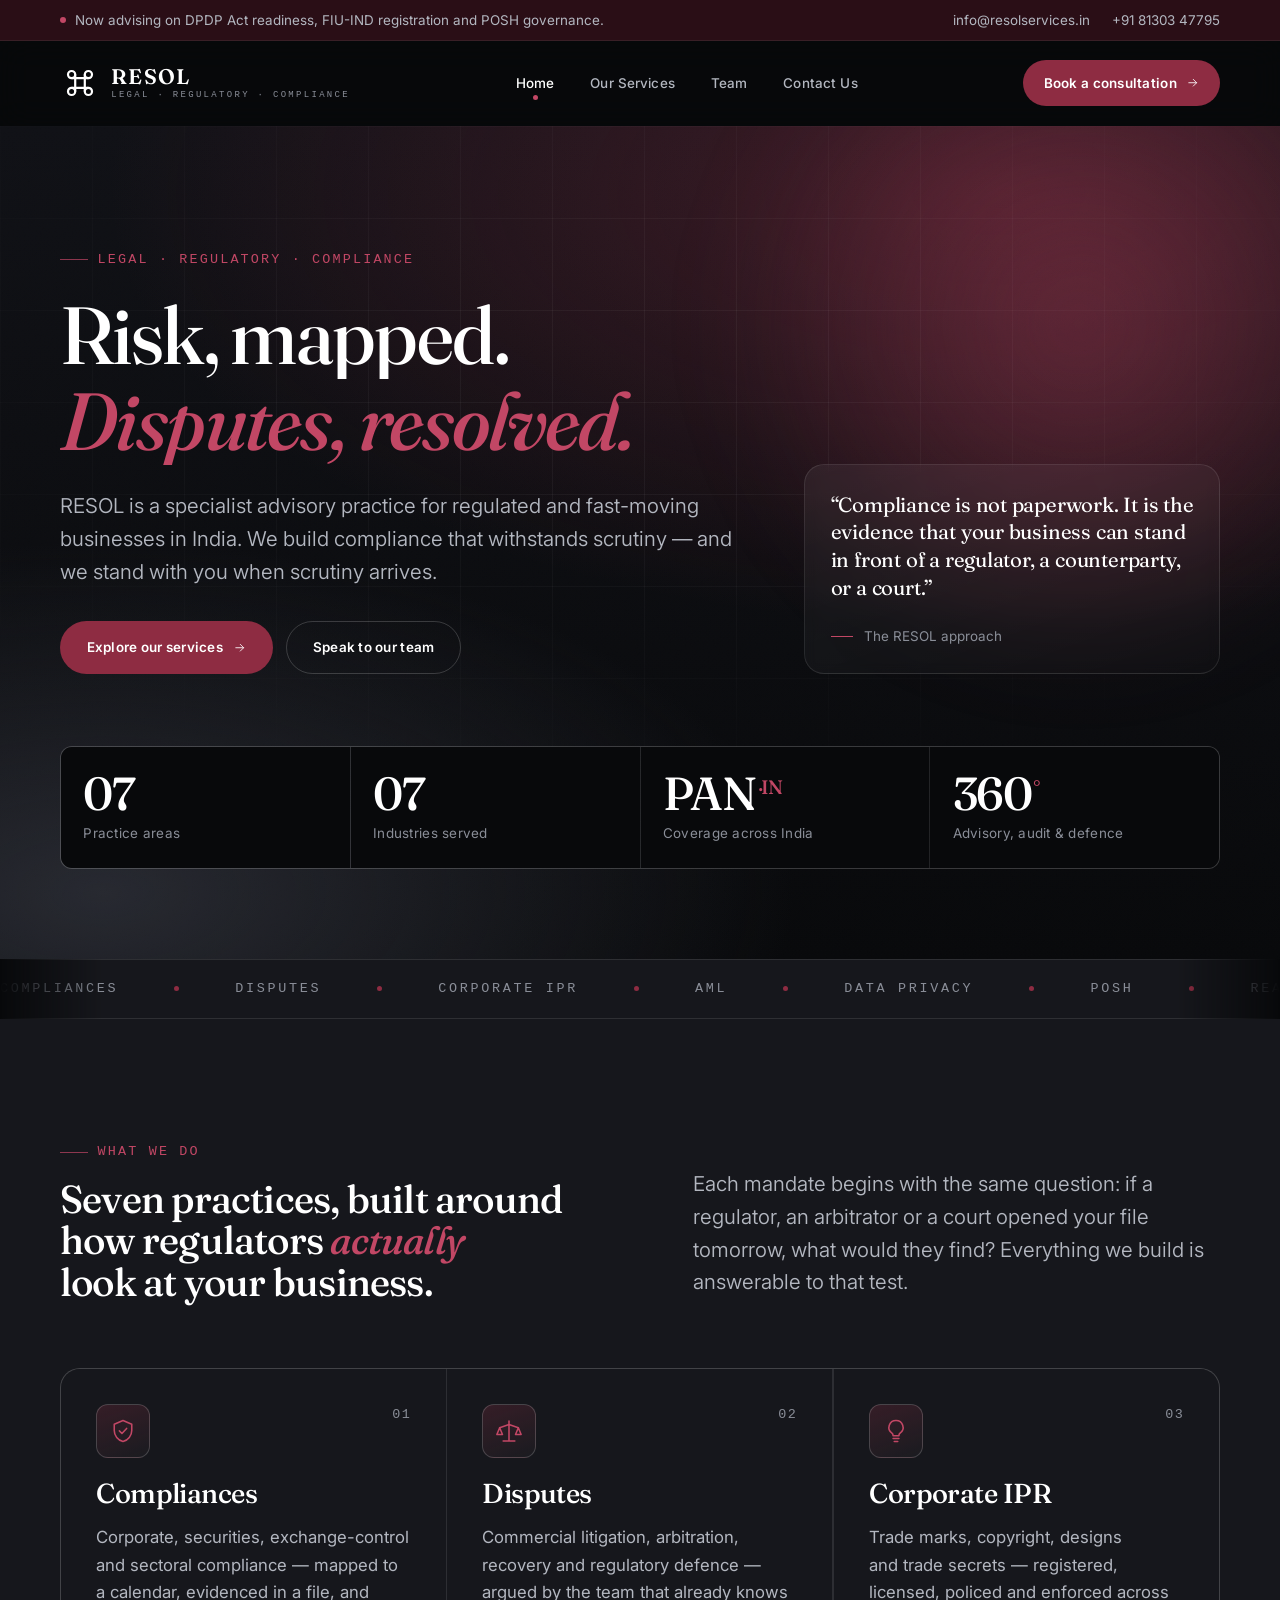
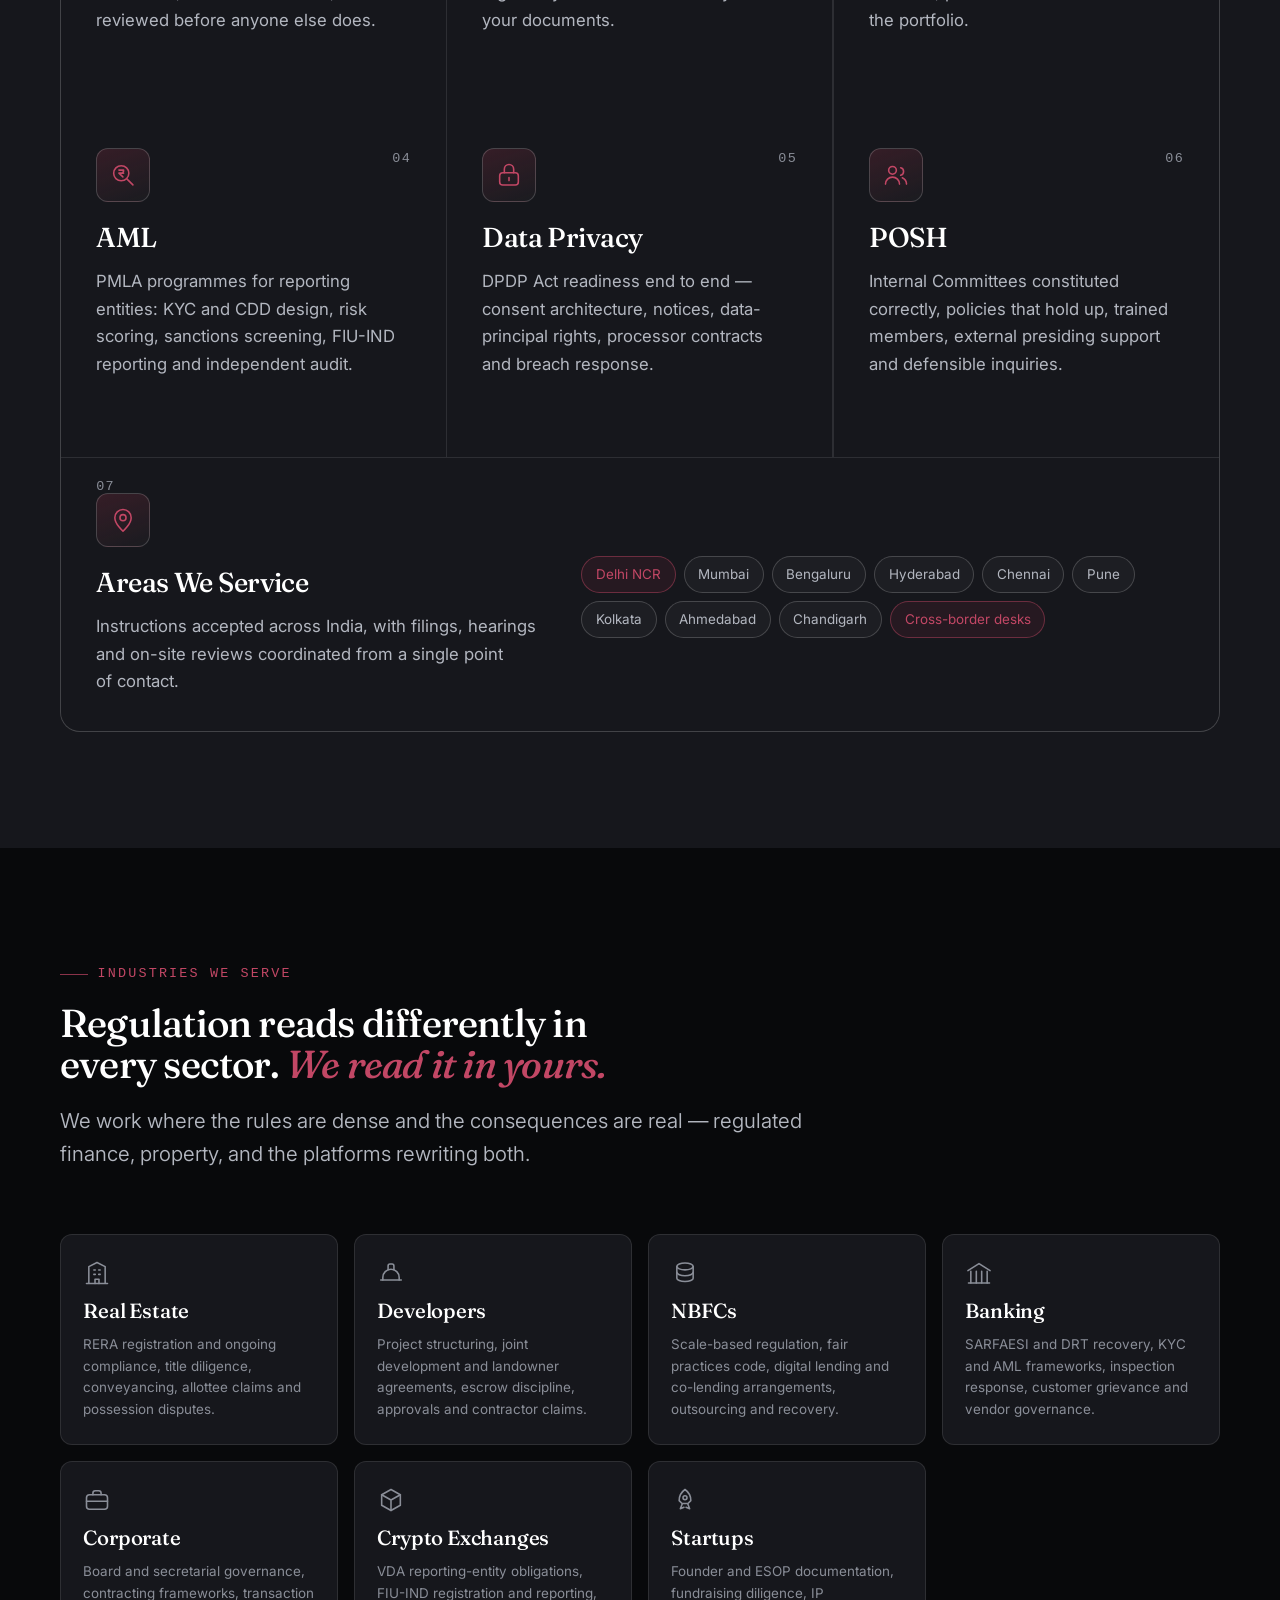
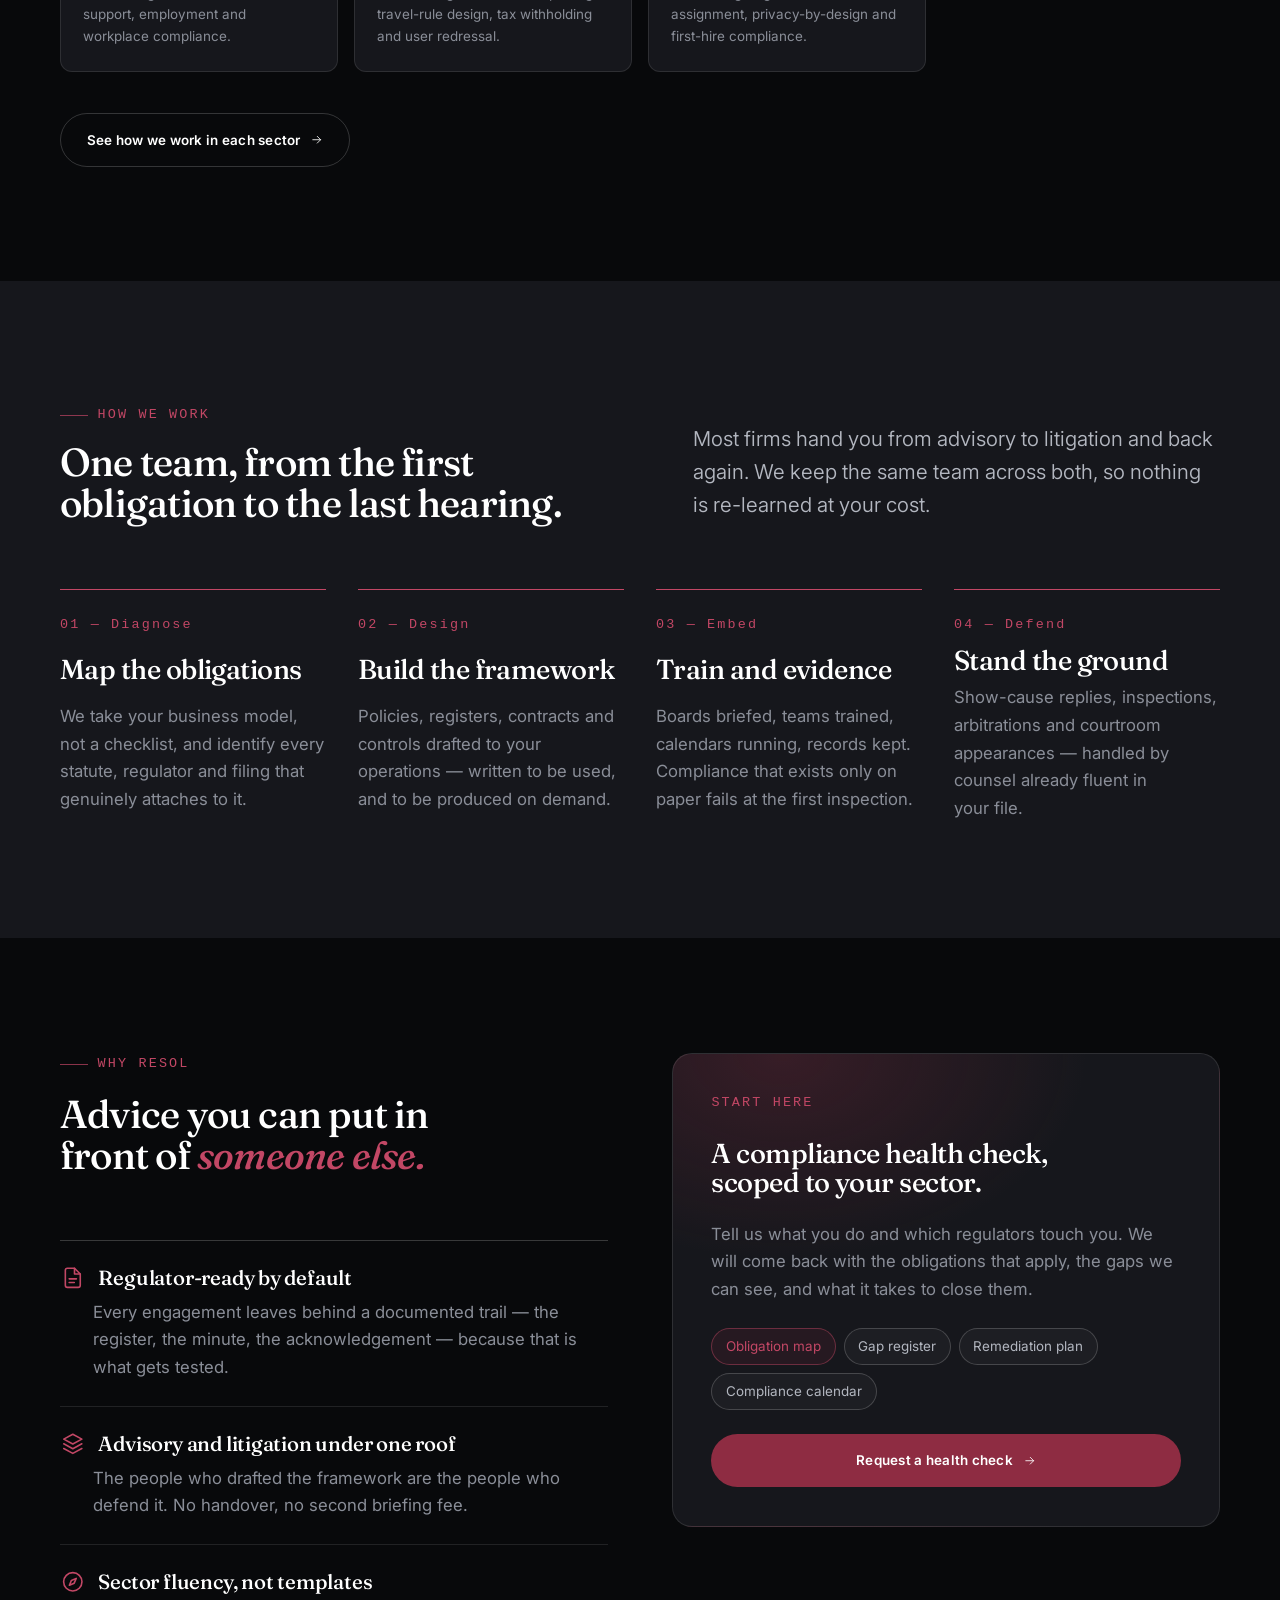
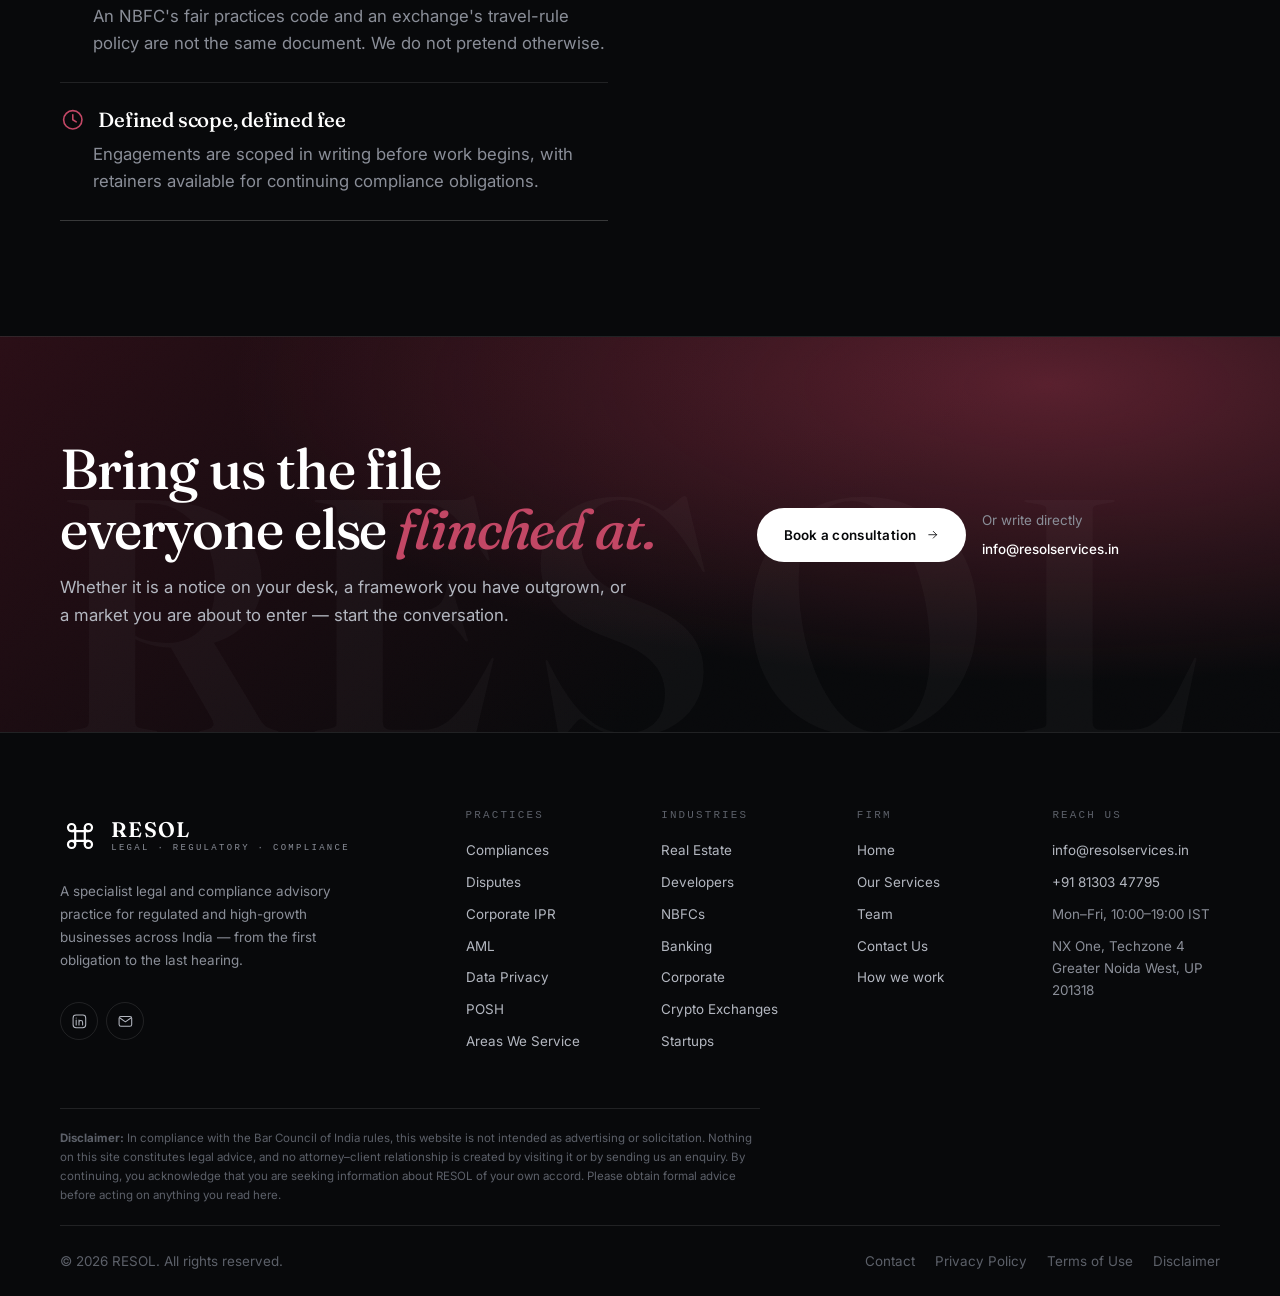
<file: index.html>
<!doctype html>
<html lang="en-IN">
<head>
<meta charset="utf-8">
<script>document.documentElement.classList.add("js");</script>
<meta name="viewport" content="width=device-width, initial-scale=1">
<title>RESOL — Legal, Regulatory &amp; Compliance Advisory in India</title>
<meta name="description" content="RESOL is a specialist legal and compliance advisory practice covering compliances, disputes, corporate IPR, AML, data privacy and POSH for real estate, NBFCs, banking, crypto exchanges and startups across India.">
<link rel="canonical" href="https://resolservices.in/">
<meta name="theme-color" content="#08090B">
<meta name="robots" content="index, follow">

<meta property="og:type" content="website">
<meta property="og:site_name" content="RESOL">
<meta property="og:title" content="RESOL — Legal, Regulatory &amp; Compliance Advisory">
<meta property="og:description" content="Compliance that survives scrutiny. Disputes resolved with intent. Advisory for regulated and high-growth businesses across India.">
<meta property="og:url" content="https://resolservices.in/">
<meta property="og:image" content="https://resolservices.in/assets/img/og-cover.png">
<meta property="og:image:width" content="1200">
<meta property="og:image:height" content="630">
<meta name="twitter:card" content="summary_large_image">

<link rel="icon" href="assets/img/favicon.svg" type="image/svg+xml">
<link rel="apple-touch-icon" href="assets/img/apple-touch-icon.png">

<link rel="preconnect" href="https://fonts.googleapis.com">
<link rel="preconnect" href="https://fonts.gstatic.com" crossorigin>
<link rel="stylesheet" href="https://fonts.googleapis.com/css2?family=Fraunces:ital,opsz,wght@0,9..144,300..700;1,9..144,300..700&family=Inter:wght@300..700&display=swap">
<link rel="stylesheet" href="assets/css/style.css">

<script type="application/ld+json">
{
  "@context": "https://schema.org",
  "@type": "LegalService",
  "name": "RESOL",
  "url": "https://resolservices.in/",
  "logo": "https://resolservices.in/assets/img/logo.svg",
  "image": "https://resolservices.in/assets/img/og-cover.png",
  "description": "Legal, regulatory and compliance advisory covering compliances, disputes, corporate IPR, AML, data privacy and POSH.",
  "email": "info@resolservices.in",
  "telephone": "+91-81303-47795",
  "sameAs": ["https://www.linkedin.com/company/resol-services/"],
  "address": {
    "@type": "PostalAddress",
    "streetAddress": "A-1208, Tower 4, NX One, Techzone 4",
    "addressLocality": "Greater Noida West",
    "addressRegion": "Uttar Pradesh",
    "postalCode": "201318",
    "addressCountry": "IN"
  },
  "areaServed": { "@type": "Country", "name": "India" },
  "knowsLanguage": ["en", "hi"],
  "serviceType": [
    "Regulatory Compliance", "Dispute Resolution", "Corporate IPR",
    "Anti-Money Laundering", "Data Privacy", "POSH Compliance"
  ]
}
</script>
</head>
<body>
<svg class="sr-only" aria-hidden="true" focusable="false" xmlns="http://www.w3.org/2000/svg"><defs>
<symbol id="i-arrow" viewBox="0 0 24 24"><path d="M5 12h14M13 6l6 6-6 6"/></symbol>
<symbol id="i-arrow-up" viewBox="0 0 24 24"><path d="M12 19V5M6 11l6-6 6 6"/></symbol>
<symbol id="i-check" viewBox="0 0 24 24"><path d="m4 12.5 5 5 11-11"/></symbol>
<symbol id="i-shield" viewBox="0 0 24 24"><path d="M12 3 4.5 6.2v5.4c0 4.4 3.1 8.5 7.5 9.4 4.4-.9 7.5-5 7.5-9.4V6.2Z"/><path d="m8.9 11.9 2.2 2.2 4-4.3"/></symbol>
<symbol id="i-scale" viewBox="0 0 24 24"><path d="M12 3.5v17M7 20.5h10M12 6.5 4 9.2M12 6.5l8 2.7"/><path d="M4 9.2 1.6 15h4.8ZM20 9.2 17.6 15h4.8Z"/></symbol>
<symbol id="i-pin" viewBox="0 0 24 24"><path d="M12 21.5s7-6 7-11.5a7 7 0 1 0-14 0c0 5.5 7 11.5 7 11.5Z"/><circle cx="12" cy="10" r="2.6"/></symbol>
<symbol id="i-bulb" viewBox="0 0 24 24"><path d="M12 3a6 6 0 0 0-3.5 10.9c.6.5 1 1.3 1 2.1h5c0-.8.4-1.6 1-2.1A6 6 0 0 0 12 3Z"/><path d="M9.5 18.5h5M10.5 21h3"/></symbol>
<symbol id="i-aml" viewBox="0 0 24 24"><circle cx="10.5" cy="10.5" r="6.5"/><path d="m15.5 15.5 5 5"/><path d="M8.5 7.8h4M8.5 10.4h4M12.5 7.8a2.2 2.2 0 0 1-2.2 2.6H8.5l3.4 3.2"/></symbol>
<symbol id="i-lock" viewBox="0 0 24 24"><rect x="4" y="10" width="16" height="10.5" rx="2.6"/><path d="M8 10V7a4 4 0 0 1 8 0v3M12 14.2v2.6"/></symbol>
<symbol id="i-users" viewBox="0 0 24 24"><circle cx="9" cy="8" r="3.3"/><path d="M3 19.8a6 6 0 0 1 12 0"/><path d="M16 5.8a3.3 3.3 0 0 1 0 6.4M17.4 14.4a6 6 0 0 1 3.6 5.4"/></symbol>
<symbol id="i-building" viewBox="0 0 24 24"><path d="M3 21h18M5 21V6.5L12 3l7 3.5V21"/><path d="M9.3 9.5h1.2M13.5 9.5h1.2M9.3 13.2h1.2M13.5 13.2h1.2M10.3 21v-3.6h3.4V21"/></symbol>
<symbol id="i-hardhat" viewBox="0 0 24 24"><path d="M3.2 18h17.6"/><path d="M5 18v-2.2a7 7 0 0 1 14 0V18"/><path d="M9.5 9.3V5.9a1.6 1.6 0 0 1 1.6-1.6h1.8a1.6 1.6 0 0 1 1.6 1.6v3.4"/></symbol>
<symbol id="i-coins" viewBox="0 0 24 24"><ellipse cx="12" cy="6.4" rx="7" ry="2.9"/><path d="M5 6.4v5c0 1.6 3.1 2.9 7 2.9s7-1.3 7-2.9v-5"/><path d="M5 11.4v5c0 1.6 3.1 2.9 7 2.9s7-1.3 7-2.9v-5"/></symbol>
<symbol id="i-bank" viewBox="0 0 24 24"><path d="M3 20.5h18M2.5 10 12 4l9.5 6"/><path d="M5 20.5V10.5M9.7 20.5V10.5M14.3 20.5V10.5M19 20.5V10.5"/></symbol>
<symbol id="i-briefcase" viewBox="0 0 24 24"><rect x="3" y="7.5" width="18" height="12.5" rx="2.6"/><path d="M8.5 7.5V6a2 2 0 0 1 2-2h3a2 2 0 0 1 2 2v1.5M3 13h18"/></symbol>
<symbol id="i-cube" viewBox="0 0 24 24"><path d="m12 3 8 4.5v9L12 21l-8-4.5v-9Z"/><path d="M12 12 4 7.5M12 12l8-4.5M12 12v9"/></symbol>
<symbol id="i-rocket" viewBox="0 0 24 24"><path d="M12 3c3 2.1 5 5.7 5 9.5L14.5 15h-5L7 12.5C7 8.7 9 5.1 12 3Z"/><circle cx="12" cy="10" r="1.7"/><path d="M9.6 15.4 8 19.5l3.1-1.3M14.4 15.4 16 19.5l-3.1-1.3"/></symbol>
<symbol id="i-mail" viewBox="0 0 24 24"><rect x="3" y="5" width="18" height="14" rx="2.6"/><path d="m4.2 7.2 7.8 5.4 7.8-5.4"/></symbol>
<symbol id="i-phone" viewBox="0 0 24 24"><path d="M7 3.5h3l1.5 4-2 1.4a12.2 12.2 0 0 0 5.6 5.6l1.4-2 4 1.5v3a2 2 0 0 1-2.2 2A16.6 16.6 0 0 1 5.5 5.7 2 2 0 0 1 7 3.5Z"/></symbol>
<symbol id="i-clock" viewBox="0 0 24 24"><circle cx="12" cy="12" r="8.6"/><path d="M12 7.2V12l3.2 2"/></symbol>
<symbol id="i-globe" viewBox="0 0 24 24"><circle cx="12" cy="12" r="8.6"/><path d="M3.4 12h17.2"/><path d="M12 3.4a13.5 13.5 0 0 1 0 17.2 13.5 13.5 0 0 1 0-17.2Z"/></symbol>
<symbol id="i-doc" viewBox="0 0 24 24"><path d="M13.6 3H7a2 2 0 0 0-2 2v14a2 2 0 0 0 2 2h10a2 2 0 0 0 2-2V8.4Z"/><path d="M13.6 3v5.4H19M8.6 13h6.8M8.6 16.4h4.8"/></symbol>
<symbol id="i-compass" viewBox="0 0 24 24"><circle cx="12" cy="12" r="8.6"/><path d="m15.2 8.8-1.9 4.5-4.5 1.9 1.9-4.5Z"/></symbol>
<symbol id="i-layers" viewBox="0 0 24 24"><path d="m12 3 8.5 4.6L12 12.2 3.5 7.6Z"/><path d="m3.5 12 8.5 4.6L20.5 12M3.5 16.4 12 21l8.5-4.6"/></symbol>
<symbol id="i-linkedin" viewBox="0 0 24 24"><rect x="3" y="3" width="18" height="18" rx="4.2"/><path d="M7.4 10.2v7M7.4 7.2v.02M11.4 17.2v-7M11.4 13.4a2.6 2.6 0 0 1 5.2 0v3.8"/></symbol>
<symbol id="i-x" viewBox="0 0 24 24"><path class="icon--fill" d="M17.53 3h3.2l-6.99 7.99L22 21h-6.44l-5.05-6.6L4.74 21H1.53l7.48-8.55L1.5 3h6.6l4.57 6.03ZM16.4 19.08h1.77L7.68 4.81H5.78Z"/></symbol>
<symbol id="i-instagram" viewBox="0 0 24 24"><rect x="3" y="3" width="18" height="18" rx="5.2"/><circle cx="12" cy="12" r="4"/><circle class="icon--fill" cx="17.2" cy="6.8" r="1.1"/></symbol>
</defs></svg>
<a class="skip-link" href="#main">Skip to content</a>
<div class="progress" aria-hidden="true"></div>

<!-- ============================ TOP BAR ============================ -->
<div class="topbar">
  <div class="container topbar__inner">
    <p class="topbar__note"><span class="topbar__dot" aria-hidden="true"></span> Now advising on DPDP Act readiness, FIU-IND registration and POSH governance.</p>
    <div class="topbar__links">
      <a class="topbar__email" href="mailto:info@resolservices.in">info@resolservices.in</a>
      <a href="tel:+918130347795">+91 81303 47795</a>
    </div>
  </div>
</div>

<!-- ============================ HEADER ============================= -->
<header class="header">
  <div class="container header__inner">
    <a class="logo" href="index.html" aria-label="RESOL — home">
      <svg class="logo__mark" viewBox="0 0 100 100" aria-hidden="true">
        <g fill="none" stroke="currentColor" stroke-width="5.5" stroke-linecap="butt">
          <circle cx="29" cy="29" r="9"/><circle cx="71" cy="29" r="9"/>
          <circle cx="29" cy="71" r="9"/><circle cx="71" cy="71" r="9"/>
          <path d="M38 29v42M62 29v42M29 38h42M29 62h42"/>
        </g>
      </svg>
      <span class="logo__type">
        <span class="logo__word">RESOL</span>
        <span class="logo__sub">Legal · Regulatory · Compliance</span>
      </span>
    </a>

    <nav class="nav" aria-label="Primary">
      <ul class="nav__list">
        <li><a class="nav__link" href="index.html" aria-current="page">Home</a></li>
        <li><a class="nav__link" href="services.html">Our Services</a></li>
        <li><a class="nav__link" href="team.html">Team</a></li>
        <li><a class="nav__link" href="contact.html">Contact Us</a></li>
      </ul>
    </nav>

    <div class="header__actions">
      <a class="btn btn--sm header__cta" href="contact.html">Book a consultation
        <svg class="icon icon--sm btn-arrow" aria-hidden="true"><use href="#i-arrow"></use></svg>
      </a>
      <button class="menu-toggle" type="button" aria-expanded="false" aria-controls="drawer" aria-label="Open menu">
        <span></span><span></span><span></span>
      </button>
    </div>
  </div>
</header>

<!-- ============================ DRAWER ============================= -->
<div class="drawer" id="drawer">
  <nav aria-label="Mobile">
    <ul class="drawer__list">
      <li><a class="drawer__link" href="index.html"><span>01</span> Home</a></li>
      <li><a class="drawer__link" href="services.html"><span>02</span> Our Services</a></li>
      <li><a class="drawer__link" href="team.html"><span>03</span> Team</a></li>
      <li><a class="drawer__link" href="contact.html"><span>04</span> Contact Us</a></li>
    </ul>
  </nav>
  <div class="drawer__foot">
    <div class="drawer__contact">
      <span>Write to us</span>
      <a href="mailto:info@resolservices.in">info@resolservices.in</a>
    </div>
    <a class="btn" href="contact.html">Book a consultation
      <svg class="icon icon--sm btn-arrow" aria-hidden="true"><use href="#i-arrow"></use></svg>
    </a>
  </div>
</div>

<main id="main">

<!-- ============================= HERO ============================== -->
<section class="hero grain">
  <div class="hero__glow" aria-hidden="true"></div>
  <div class="hero__grid" aria-hidden="true"></div>

  <div class="container hero__inner">
    <div class="hero__layout">
      <div>
        <span class="kicker">Legal · Regulatory · Compliance</span>
        <h1 class="hero__title">
          <span class="line"><span style="--i:0">Risk, mapped.</span></span>
          <span class="line"><span style="--i:1" class="em">Disputes, resolved.</span></span>
        </h1>
        <p class="lede">RESOL is a specialist advisory practice for regulated and fast-moving businesses in India. We build compliance that withstands scrutiny — and we stand with you when scrutiny arrives.</p>
        <div class="btn-group" style="margin-top:2rem">
          <a class="btn" href="services.html">Explore our services
            <svg class="icon icon--sm btn-arrow" aria-hidden="true"><use href="#i-arrow"></use></svg>
          </a>
          <a class="btn btn--ghost" href="contact.html">Speak to our team</a>
        </div>
      </div>

      <aside class="hero__aside reveal reveal--right" style="--d:.45s">
        <p class="hero__aside-quote">“Compliance is not paperwork. It is the evidence that your business can stand in front of a regulator, a counterparty, or a court.”</p>
        <p class="hero__aside-meta">The RESOL approach</p>
      </aside>
    </div>

    <div class="stats reveal" style="--d:.5s">
      <div class="stat">
        <span class="stat__num"><span data-count="7" data-pad="true">07</span></span>
        <span class="stat__label">Practice areas</span>
      </div>
      <div class="stat">
        <span class="stat__num"><span data-count="7" data-pad="true">07</span></span>
        <span class="stat__label">Industries served</span>
      </div>
      <div class="stat">
        <span class="stat__num">PAN<sup>·IN</sup></span>
        <span class="stat__label">Coverage across India</span>
      </div>
      <div class="stat">
        <span class="stat__num">360<sup>°</sup></span>
        <span class="stat__label">Advisory, audit &amp; defence</span>
      </div>
    </div>
  </div>
</section>

<!-- =========================== MARQUEE ============================= -->
<div class="marquee" aria-hidden="true">
  <div class="marquee__track">
    <span class="marquee__item">Compliances</span>
    <span class="marquee__item">Disputes</span>
    <span class="marquee__item">Corporate IPR</span>
    <span class="marquee__item">AML</span>
    <span class="marquee__item">Data Privacy</span>
    <span class="marquee__item">POSH</span>
    <span class="marquee__item">Real Estate</span>
    <span class="marquee__item">NBFCs</span>
    <span class="marquee__item">Banking</span>
    <span class="marquee__item">Crypto Exchanges</span>
    <span class="marquee__item">Startups</span>
  </div>
</div>

<!-- ======================== PRACTICE AREAS ========================= -->
<section class="panel panel--grey section" id="practice">
  <div class="container">
    <div class="section-head section-head--split">
      <div>
        <span class="kicker reveal">What we do</span>
        <h2 class="h2 reveal" style="margin-top:1rem">Seven practices, built around how regulators <span class="em">actually</span> look at your business.</h2>
      </div>
      <p class="lede reveal">Each mandate begins with the same question: if a regulator, an arbitrator or a court opened your file tomorrow, what would they find? Everything we build is answerable to that test.</p>
    </div>

    <div class="card-grid card-grid--3">

      <article class="card reveal">
        <span class="card__index">01</span>
        <span class="icon-shell"><svg class="icon icon--lg" aria-hidden="true"><use href="#i-shield"></use></svg></span>
        <h3 class="card__title h3"><a class="stretch" href="services.html#compliances">Compliances</a></h3>
        <p class="card__text">Corporate, securities, exchange-control and sectoral compliance — mapped to a calendar, evidenced in a file, and reviewed before anyone else does.</p>
        <span class="card__foot">Explore <svg class="icon icon--sm" aria-hidden="true"><use href="#i-arrow"></use></svg></span>
      </article>

      <article class="card reveal">
        <span class="card__index">02</span>
        <span class="icon-shell"><svg class="icon icon--lg" aria-hidden="true"><use href="#i-scale"></use></svg></span>
        <h3 class="card__title h3"><a class="stretch" href="services.html#disputes">Disputes</a></h3>
        <p class="card__text">Commercial litigation, arbitration, recovery and regulatory defence — argued by the team that already knows your documents.</p>
        <span class="card__foot">Explore <svg class="icon icon--sm" aria-hidden="true"><use href="#i-arrow"></use></svg></span>
      </article>

      <article class="card reveal">
        <span class="card__index">03</span>
        <span class="icon-shell"><svg class="icon icon--lg" aria-hidden="true"><use href="#i-bulb"></use></svg></span>
        <h3 class="card__title h3"><a class="stretch" href="services.html#ipr">Corporate IPR</a></h3>
        <p class="card__text">Trade marks, copyright, designs and trade secrets — registered, licensed, policed and enforced across the portfolio.</p>
        <span class="card__foot">Explore <svg class="icon icon--sm" aria-hidden="true"><use href="#i-arrow"></use></svg></span>
      </article>

      <article class="card reveal">
        <span class="card__index">04</span>
        <span class="icon-shell"><svg class="icon icon--lg" aria-hidden="true"><use href="#i-aml"></use></svg></span>
        <h3 class="card__title h3"><a class="stretch" href="services.html#aml">AML</a></h3>
        <p class="card__text">PMLA programmes for reporting entities: KYC and CDD design, risk scoring, sanctions screening, FIU-IND reporting and independent audit.</p>
        <span class="card__foot">Explore <svg class="icon icon--sm" aria-hidden="true"><use href="#i-arrow"></use></svg></span>
      </article>

      <article class="card reveal">
        <span class="card__index">05</span>
        <span class="icon-shell"><svg class="icon icon--lg" aria-hidden="true"><use href="#i-lock"></use></svg></span>
        <h3 class="card__title h3"><a class="stretch" href="services.html#data-privacy">Data Privacy</a></h3>
        <p class="card__text">DPDP Act readiness end to end — consent architecture, notices, data-principal rights, processor contracts and breach response.</p>
        <span class="card__foot">Explore <svg class="icon icon--sm" aria-hidden="true"><use href="#i-arrow"></use></svg></span>
      </article>

      <article class="card reveal">
        <span class="card__index">06</span>
        <span class="icon-shell"><svg class="icon icon--lg" aria-hidden="true"><use href="#i-users"></use></svg></span>
        <h3 class="card__title h3"><a class="stretch" href="services.html#posh">POSH</a></h3>
        <p class="card__text">Internal Committees constituted correctly, policies that hold up, trained members, external presiding support and defensible inquiries.</p>
        <span class="card__foot">Explore <svg class="icon icon--sm" aria-hidden="true"><use href="#i-arrow"></use></svg></span>
      </article>

      <article class="card card--full reveal">
        <span class="card__index">07</span>
        <div style="display:grid;gap:1rem;align-content:start">
          <span class="icon-shell"><svg class="icon icon--lg" aria-hidden="true"><use href="#i-pin"></use></svg></span>
          <h3 class="card__title h3"><a class="stretch" href="services.html#areas">Areas We Service</a></h3>
          <p class="card__text">Instructions accepted across India, with filings, hearings and on-site reviews coordinated from a single point of contact.</p>
        </div>
        <div class="tag-cloud">
          <span class="tag tag--accent">Delhi NCR</span>
          <span class="tag">Mumbai</span>
          <span class="tag">Bengaluru</span>
          <span class="tag">Hyderabad</span>
          <span class="tag">Chennai</span>
          <span class="tag">Pune</span>
          <span class="tag">Kolkata</span>
          <span class="tag">Ahmedabad</span>
          <span class="tag">Chandigarh</span>
          <span class="tag tag--accent">Cross-border desks</span>
        </div>
      </article>

    </div>
  </div>
</section>

<!-- ========================== INDUSTRIES =========================== -->
<section class="panel section" id="industries">
  <div class="container">
    <div class="section-head">
      <span class="kicker reveal">Industries we serve</span>
      <h2 class="h2 reveal">Regulation reads differently in every sector. <span class="em">We read it in yours.</span></h2>
      <p class="lede reveal">We work where the rules are dense and the consequences are real — regulated finance, property, and the platforms rewriting both.</p>
    </div>

    <div class="ind-grid">
      <article class="ind reveal">
        <div class="ind__head"><svg class="icon icon--lg" aria-hidden="true"><use href="#i-building"></use></svg></div>
        <h3 class="ind__name">Real Estate</h3>
        <p class="ind__text">RERA registration and ongoing compliance, title diligence, conveyancing, allottee claims and possession disputes.</p>
      </article>

      <article class="ind reveal">
        <div class="ind__head"><svg class="icon icon--lg" aria-hidden="true"><use href="#i-hardhat"></use></svg></div>
        <h3 class="ind__name">Developers</h3>
        <p class="ind__text">Project structuring, joint development and landowner agreements, escrow discipline, approvals and contractor claims.</p>
      </article>

      <article class="ind reveal">
        <div class="ind__head"><svg class="icon icon--lg" aria-hidden="true"><use href="#i-coins"></use></svg></div>
        <h3 class="ind__name">NBFCs</h3>
        <p class="ind__text">Scale-based regulation, fair practices code, digital lending and co-lending arrangements, outsourcing and recovery.</p>
      </article>

      <article class="ind reveal">
        <div class="ind__head"><svg class="icon icon--lg" aria-hidden="true"><use href="#i-bank"></use></svg></div>
        <h3 class="ind__name">Banking</h3>
        <p class="ind__text">SARFAESI and DRT recovery, KYC and AML frameworks, inspection response, customer grievance and vendor governance.</p>
      </article>

      <article class="ind reveal">
        <div class="ind__head"><svg class="icon icon--lg" aria-hidden="true"><use href="#i-briefcase"></use></svg></div>
        <h3 class="ind__name">Corporate</h3>
        <p class="ind__text">Board and secretarial governance, contracting frameworks, transaction support, employment and workplace compliance.</p>
      </article>

      <article class="ind reveal">
        <div class="ind__head"><svg class="icon icon--lg" aria-hidden="true"><use href="#i-cube"></use></svg></div>
        <h3 class="ind__name">Crypto Exchanges</h3>
        <p class="ind__text">VDA reporting-entity obligations, FIU-IND registration and reporting, travel-rule design, tax withholding and user redressal.</p>
      </article>

      <article class="ind reveal">
        <div class="ind__head"><svg class="icon icon--lg" aria-hidden="true"><use href="#i-rocket"></use></svg></div>
        <h3 class="ind__name">Startups</h3>
        <p class="ind__text">Founder and ESOP documentation, fundraising diligence, IP assignment, privacy-by-design and first-hire compliance.</p>
      </article>
    </div>

    <div class="btn-group reveal" style="margin-top:2.5rem">
      <a class="btn btn--ghost" href="services.html#industries">See how we work in each sector
        <svg class="icon icon--sm btn-arrow" aria-hidden="true"><use href="#i-arrow"></use></svg>
      </a>
    </div>
  </div>
</section>

<!-- =========================== PROCESS ============================= -->
<section class="panel panel--grey section" id="process">
  <div class="container">
    <div class="section-head section-head--split">
      <div>
        <span class="kicker reveal">How we work</span>
        <h2 class="h2 reveal" style="margin-top:1rem">One team, from the first obligation to the last hearing.</h2>
      </div>
      <p class="lede reveal">Most firms hand you from advisory to litigation and back again. We keep the same team across both, so nothing is re-learned at your cost.</p>
    </div>

    <div class="process">
      <article class="step">
        <span class="step__num">01 — Diagnose</span>
        <h3 class="step__title h3">Map the obligations</h3>
        <p class="step__text">We take your business model, not a checklist, and identify every statute, regulator and filing that genuinely attaches to it.</p>
      </article>
      <article class="step" style="--d:.1s">
        <span class="step__num">02 — Design</span>
        <h3 class="step__title h3">Build the framework</h3>
        <p class="step__text">Policies, registers, contracts and controls drafted to your operations — written to be used, and to be produced on demand.</p>
      </article>
      <article class="step" style="--d:.2s">
        <span class="step__num">03 — Embed</span>
        <h3 class="step__title h3">Train and evidence</h3>
        <p class="step__text">Boards briefed, teams trained, calendars running, records kept. Compliance that exists only on paper fails at the first inspection.</p>
      </article>
      <article class="step" style="--d:.3s">
        <span class="step__num">04 — Defend</span>
        <h3 class="step__title h3">Stand the ground</h3>
        <p class="step__text">Show-cause replies, inspections, arbitrations and courtroom appearances — handled by counsel already fluent in your file.</p>
      </article>
    </div>
  </div>
</section>

<!-- ========================== WHY RESOL ============================ -->
<section class="panel section" id="why">
  <div class="container">
    <div class="split">
      <div>
        <div class="section-head">
          <span class="kicker reveal">Why RESOL</span>
          <h2 class="h2 reveal">Advice you can put in front of <span class="em">someone else.</span></h2>
        </div>
        <div class="value-list">
          <article class="value reveal">
            <h3 class="value__head"><svg class="icon" aria-hidden="true"><use href="#i-doc"></use></svg> Regulator-ready by default</h3>
            <p class="value__text">Every engagement leaves behind a documented trail — the register, the minute, the acknowledgement — because that is what gets tested.</p>
          </article>
          <article class="value reveal">
            <h3 class="value__head"><svg class="icon" aria-hidden="true"><use href="#i-layers"></use></svg> Advisory and litigation under one roof</h3>
            <p class="value__text">The people who drafted the framework are the people who defend it. No handover, no second briefing fee.</p>
          </article>
          <article class="value reveal">
            <h3 class="value__head"><svg class="icon" aria-hidden="true"><use href="#i-compass"></use></svg> Sector fluency, not templates</h3>
            <p class="value__text">An NBFC's fair practices code and an exchange's travel-rule policy are not the same document. We do not pretend otherwise.</p>
          </article>
          <article class="value reveal">
            <h3 class="value__head"><svg class="icon" aria-hidden="true"><use href="#i-clock"></use></svg> Defined scope, defined fee</h3>
            <p class="value__text">Engagements are scoped in writing before work begins, with retainers available for continuing compliance obligations.</p>
          </article>
        </div>
      </div>

      <aside class="sticky-panel reveal reveal--right">
        <span class="kicker kicker--plain">Start here</span>
        <h3 class="sticky-panel__title h3">A compliance health check, scoped to your sector.</h3>
        <p class="muted">Tell us what you do and which regulators touch you. We will come back with the obligations that apply, the gaps we can see, and what it takes to close them.</p>
        <div class="tag-cloud">
          <span class="tag tag--accent">Obligation map</span>
          <span class="tag">Gap register</span>
          <span class="tag">Remediation plan</span>
          <span class="tag">Compliance calendar</span>
        </div>
        <a class="btn btn--block" href="contact.html">Request a health check
          <svg class="icon icon--sm btn-arrow" aria-hidden="true"><use href="#i-arrow"></use></svg>
        </a>
      </aside>
    </div>
  </div>
</section>

<!-- ============================= CTA =============================== -->
<section class="cta grain">
  <span class="cta__ghost" aria-hidden="true">RESOL</span>
  <div class="container cta__inner">
    <div class="reveal">
      <h2 class="cta__title">Bring us the file everyone else <span class="em">flinched at.</span></h2>
      <p class="cta__text">Whether it is a notice on your desk, a framework you have outgrown, or a market you are about to enter — start the conversation.</p>
    </div>
    <div class="cta__actions reveal" style="--d:.12s">
      <a class="btn btn--light" href="contact.html">Book a consultation
        <svg class="icon icon--sm btn-arrow" aria-hidden="true"><use href="#i-arrow"></use></svg>
      </a>
      <div class="cta__aside">
        <span>Or write directly</span>
        <a href="mailto:info@resolservices.in">info@resolservices.in</a>
      </div>
    </div>
  </div>
</section>

</main>
<!-- ============================ FOOTER ============================= -->
<footer class="footer">
  <div class="container">
    <div class="footer__top">
      <div class="footer__brand">
        <a class="logo" href="index.html" aria-label="RESOL — home">
          <svg class="logo__mark" viewBox="0 0 100 100" aria-hidden="true">
        <g fill="none" stroke="currentColor" stroke-width="5.5" stroke-linecap="butt">
          <circle cx="29" cy="29" r="9"/><circle cx="71" cy="29" r="9"/>
          <circle cx="29" cy="71" r="9"/><circle cx="71" cy="71" r="9"/>
          <path d="M38 29v42M62 29v42M29 38h42M29 62h42"/>
        </g>
      </svg>
          <span class="logo__type">
            <span class="logo__word">RESOL</span>
            <span class="logo__sub">Legal · Regulatory · Compliance</span>
          </span>
        </a>
        <p>A specialist legal and compliance advisory practice for regulated and high-growth businesses across India — from the first obligation to the last hearing.</p>
        <div class="social">
          <a href="https://www.linkedin.com/company/resol-services/" target="_blank" rel="noopener noreferrer" aria-label="RESOL on LinkedIn"><svg class="icon" aria-hidden="true"><use href="#i-linkedin"></use></svg></a>
          <a href="mailto:info@resolservices.in" aria-label="Email RESOL"><svg class="icon" aria-hidden="true"><use href="#i-mail"></use></svg></a>
        </div>
      </div>

      <div class="footer__cols">
        <div>
          <h2 class="footer__heading">Practices</h2>
          <ul class="footer__list">
            <li><a href="services.html#compliances">Compliances</a></li>
            <li><a href="services.html#disputes">Disputes</a></li>
            <li><a href="services.html#ipr">Corporate IPR</a></li>
            <li><a href="services.html#aml">AML</a></li>
            <li><a href="services.html#data-privacy">Data Privacy</a></li>
            <li><a href="services.html#posh">POSH</a></li>
            <li><a href="services.html#areas">Areas We Service</a></li>
          </ul>
        </div>
        <div>
          <h2 class="footer__heading">Industries</h2>
          <ul class="footer__list">
            <li><a href="services.html#industries">Real Estate</a></li>
            <li><a href="services.html#industries">Developers</a></li>
            <li><a href="services.html#industries">NBFCs</a></li>
            <li><a href="services.html#industries">Banking</a></li>
            <li><a href="services.html#industries">Corporate</a></li>
            <li><a href="services.html#industries">Crypto Exchanges</a></li>
            <li><a href="services.html#industries">Startups</a></li>
          </ul>
        </div>
        <div>
          <h2 class="footer__heading">Firm</h2>
          <ul class="footer__list">
            <li><a href="index.html">Home</a></li>
            <li><a href="services.html">Our Services</a></li>
            <li><a href="team.html">Team</a></li>
            <li><a href="contact.html">Contact Us</a></li>
            <li><a href="index.html#process">How we work</a></li>
          </ul>
        </div>
        <div>
          <h2 class="footer__heading">Reach us</h2>
          <ul class="footer__list">
            <li><a href="mailto:info@resolservices.in">info@resolservices.in</a></li>
            <li><a href="tel:+918130347795">+91 81303 47795</a></li>
            <li><span class="muted">Mon–Fri, 10:00–19:00 IST</span></li>
            <li><span class="muted">NX One, Techzone 4<br>Greater Noida West, UP 201318</span></li>
          </ul>
        </div>
      </div>
    </div>

    <p class="disclaimer">
      <strong>Disclaimer:</strong> In compliance with the Bar Council of India rules, this website is not intended as
      advertising or solicitation. Nothing on this site constitutes legal advice, and no attorney–client relationship is
      created by visiting it or by sending us an enquiry. By continuing, you acknowledge that you are seeking information
      about RESOL of your own accord. Please obtain formal advice before acting on anything you read here.
    </p>

    <div class="footer__bottom">
      <p>© <span data-year>2026</span> RESOL. All rights reserved.</p>
      <div class="footer__legal">
        <a href="contact.html">Contact</a>
        <a href="privacy.html">Privacy Policy</a>
        <a href="terms.html">Terms of Use</a>
        <a href="disclaimer.html">Disclaimer</a>
      </div>
    </div>
  </div>
</footer>
<button class="to-top" type="button" aria-label="Back to top">
  <svg class="icon" aria-hidden="true"><use href="#i-arrow-up"></use></svg>
</button>

<script src="assets/js/main.js" defer></script>
</body>
</html>
</file>
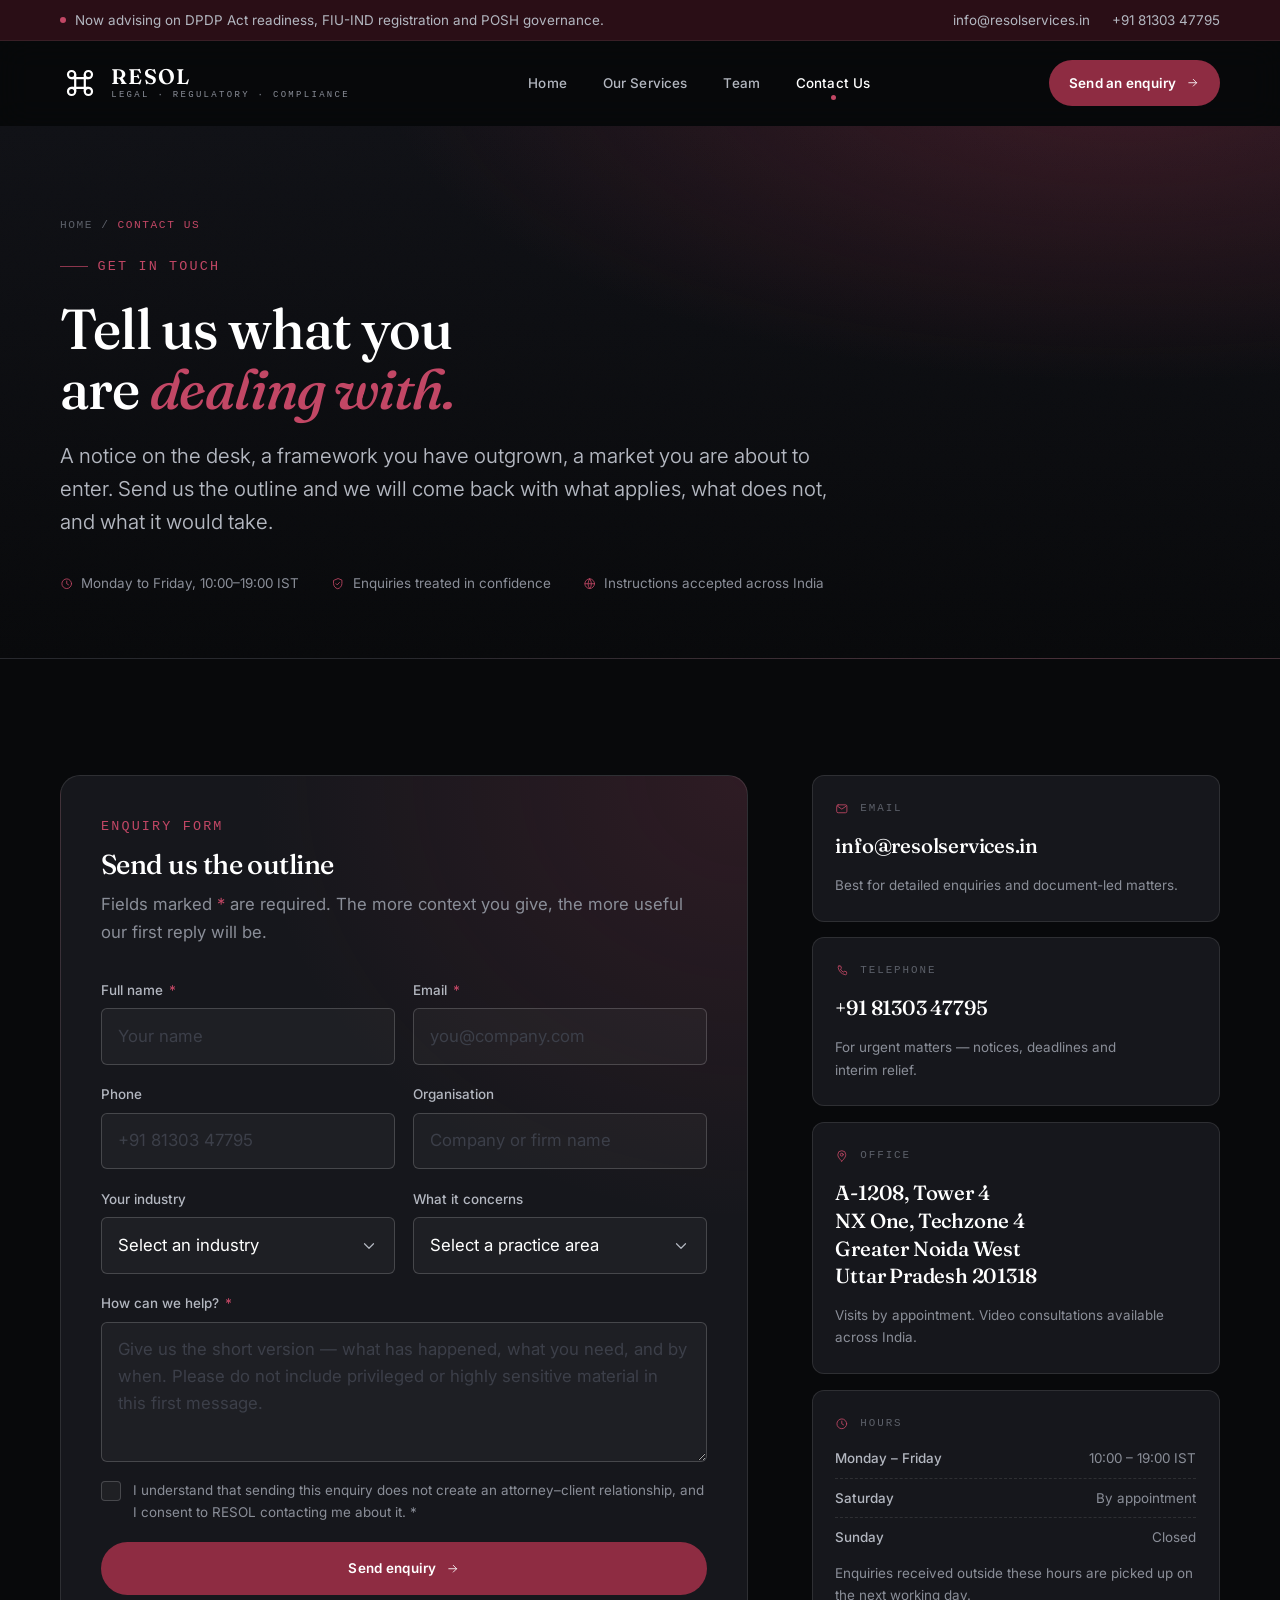
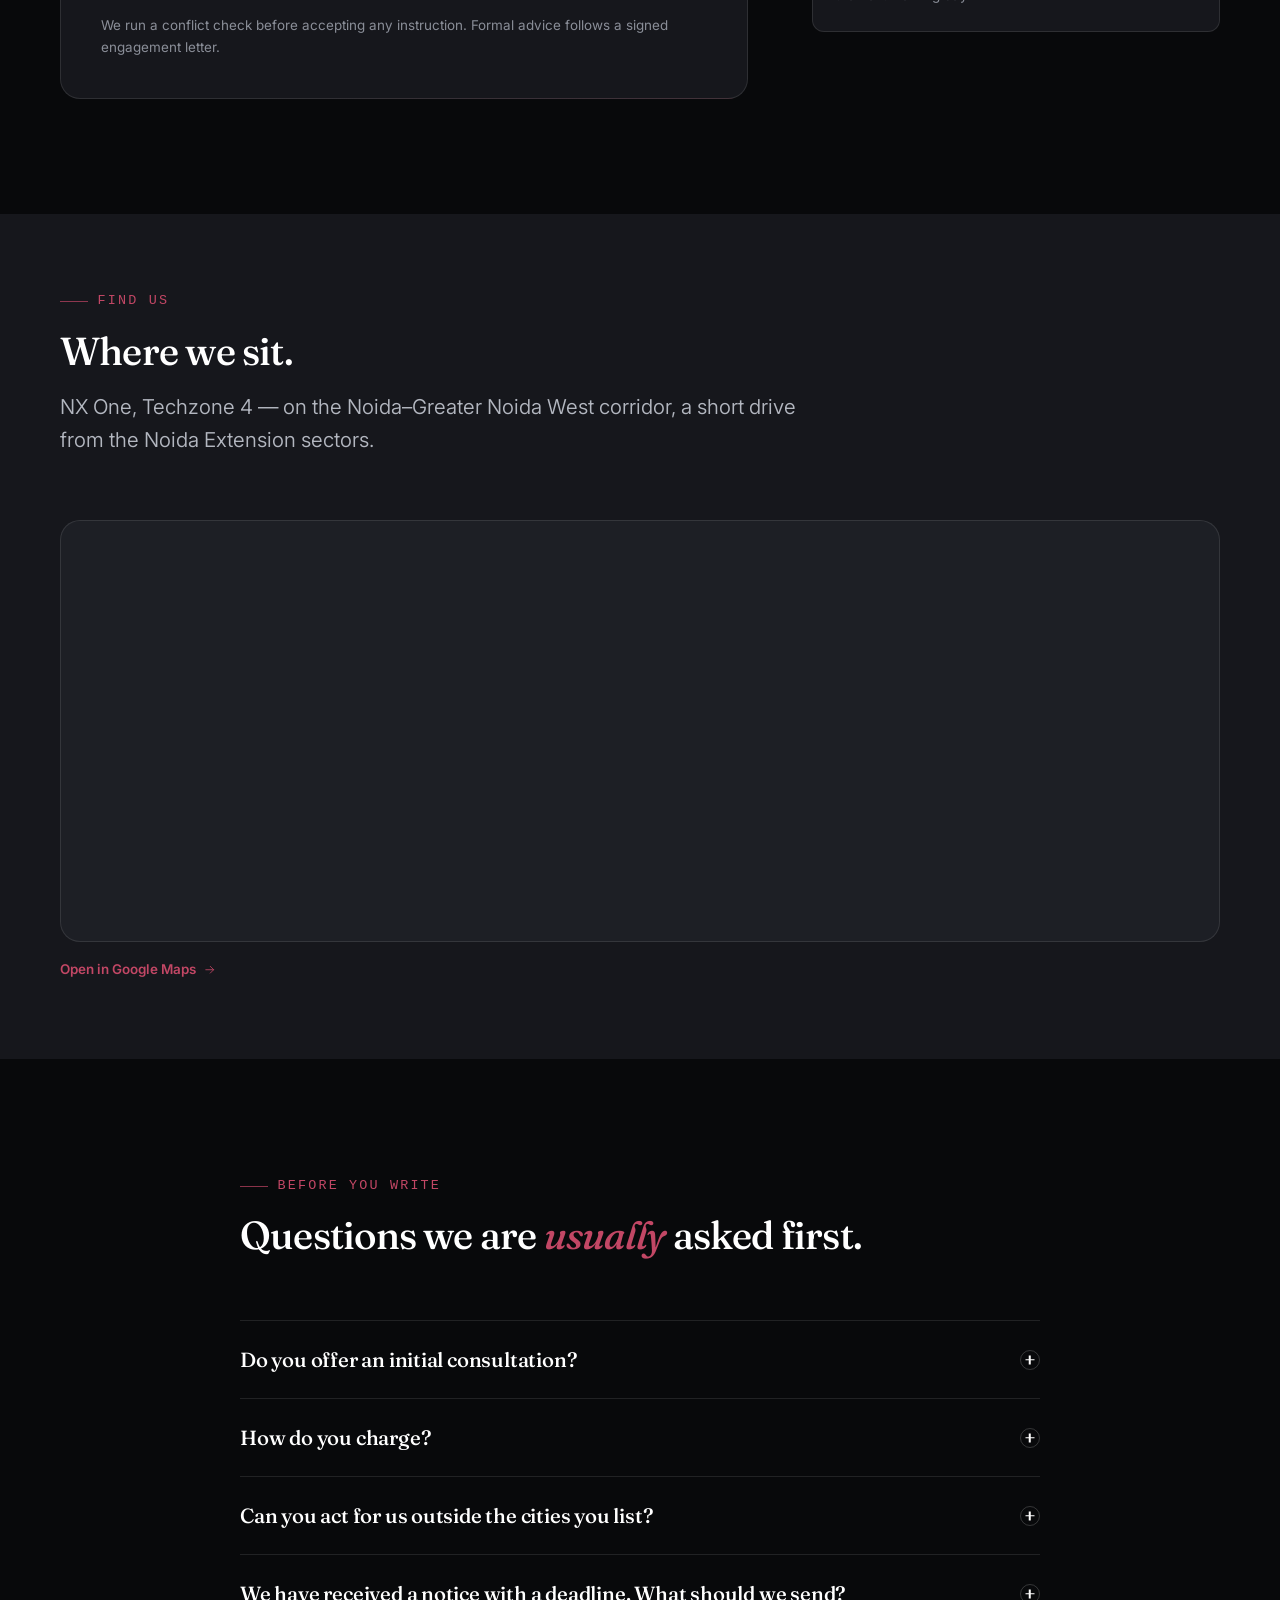
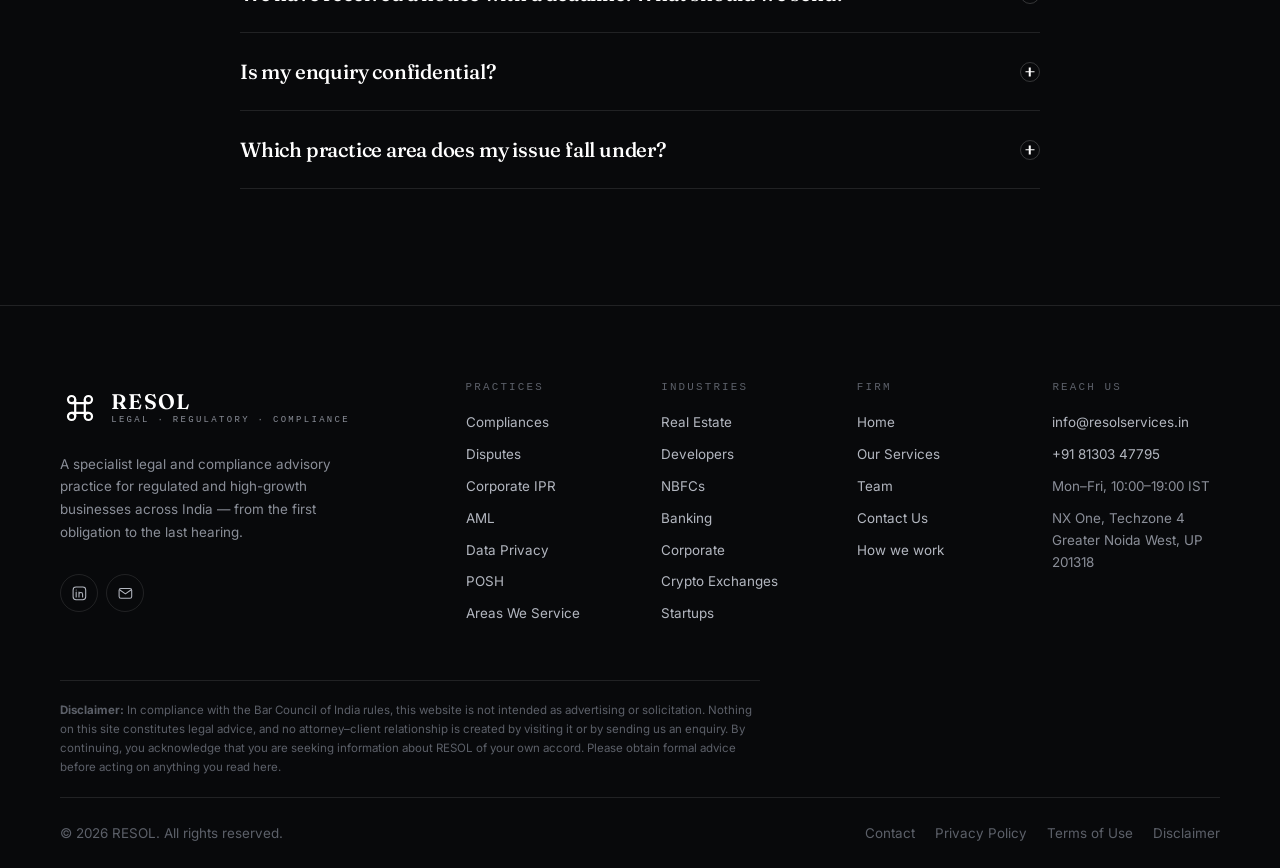
<file: contact.html>
<!doctype html>
<html lang="en-IN">
<head>
<meta charset="utf-8">
<script>document.documentElement.classList.add("js");</script>
<meta name="viewport" content="width=device-width, initial-scale=1">
<title>Contact Us — RESOL | Legal, Regulatory &amp; Compliance Advisory</title>
<meta name="description" content="Speak to RESOL about compliances, disputes, corporate IPR, AML, data privacy or POSH. Send an enquiry, or reach us directly by email or phone.">
<link rel="canonical" href="https://resolservices.in/contact.html">
<meta name="theme-color" content="#08090B">
<meta name="robots" content="index, follow">

<meta property="og:type" content="website">
<meta property="og:site_name" content="RESOL">
<meta property="og:title" content="Contact RESOL">
<meta property="og:description" content="Tell us what you are dealing with. We will tell you what applies, what does not, and what it would take.">
<meta property="og:url" content="https://resolservices.in/contact.html">
<meta property="og:image" content="https://resolservices.in/assets/img/og-cover.png">
<meta name="twitter:card" content="summary_large_image">

<link rel="icon" href="assets/img/favicon.svg" type="image/svg+xml">
<link rel="apple-touch-icon" href="assets/img/apple-touch-icon.png">

<link rel="preconnect" href="https://fonts.googleapis.com">
<link rel="preconnect" href="https://fonts.gstatic.com" crossorigin>
<link rel="stylesheet" href="https://fonts.googleapis.com/css2?family=Fraunces:ital,opsz,wght@0,9..144,300..700;1,9..144,300..700&family=Inter:wght@300..700&display=swap">
<link rel="stylesheet" href="assets/css/style.css">

<script type="application/ld+json">
{
  "@context": "https://schema.org",
  "@type": "ContactPage",
  "name": "Contact RESOL",
  "url": "https://resolservices.in/contact.html",
  "mainEntity": {
    "@type": "LegalService",
    "name": "RESOL",
    "url": "https://resolservices.in/",
    "email": "info@resolservices.in",
    "telephone": "+91-81303-47795",
    "sameAs": ["https://www.linkedin.com/company/resol-services/"],
    "address": {
      "@type": "PostalAddress",
      "streetAddress": "A-1208, Tower 4, NX One, Techzone 4",
      "addressLocality": "Greater Noida West",
      "addressRegion": "Uttar Pradesh",
      "postalCode": "201318",
      "addressCountry": "IN"
    },
    "areaServed": { "@type": "Country", "name": "India" }
  }
}
</script>
</head>
<body>
<svg class="sr-only" aria-hidden="true" focusable="false" xmlns="http://www.w3.org/2000/svg"><defs>
<symbol id="i-arrow" viewBox="0 0 24 24"><path d="M5 12h14M13 6l6 6-6 6"/></symbol>
<symbol id="i-arrow-up" viewBox="0 0 24 24"><path d="M12 19V5M6 11l6-6 6 6"/></symbol>
<symbol id="i-check" viewBox="0 0 24 24"><path d="m4 12.5 5 5 11-11"/></symbol>
<symbol id="i-shield" viewBox="0 0 24 24"><path d="M12 3 4.5 6.2v5.4c0 4.4 3.1 8.5 7.5 9.4 4.4-.9 7.5-5 7.5-9.4V6.2Z"/><path d="m8.9 11.9 2.2 2.2 4-4.3"/></symbol>
<symbol id="i-scale" viewBox="0 0 24 24"><path d="M12 3.5v17M7 20.5h10M12 6.5 4 9.2M12 6.5l8 2.7"/><path d="M4 9.2 1.6 15h4.8ZM20 9.2 17.6 15h4.8Z"/></symbol>
<symbol id="i-pin" viewBox="0 0 24 24"><path d="M12 21.5s7-6 7-11.5a7 7 0 1 0-14 0c0 5.5 7 11.5 7 11.5Z"/><circle cx="12" cy="10" r="2.6"/></symbol>
<symbol id="i-bulb" viewBox="0 0 24 24"><path d="M12 3a6 6 0 0 0-3.5 10.9c.6.5 1 1.3 1 2.1h5c0-.8.4-1.6 1-2.1A6 6 0 0 0 12 3Z"/><path d="M9.5 18.5h5M10.5 21h3"/></symbol>
<symbol id="i-aml" viewBox="0 0 24 24"><circle cx="10.5" cy="10.5" r="6.5"/><path d="m15.5 15.5 5 5"/><path d="M8.5 7.8h4M8.5 10.4h4M12.5 7.8a2.2 2.2 0 0 1-2.2 2.6H8.5l3.4 3.2"/></symbol>
<symbol id="i-lock" viewBox="0 0 24 24"><rect x="4" y="10" width="16" height="10.5" rx="2.6"/><path d="M8 10V7a4 4 0 0 1 8 0v3M12 14.2v2.6"/></symbol>
<symbol id="i-users" viewBox="0 0 24 24"><circle cx="9" cy="8" r="3.3"/><path d="M3 19.8a6 6 0 0 1 12 0"/><path d="M16 5.8a3.3 3.3 0 0 1 0 6.4M17.4 14.4a6 6 0 0 1 3.6 5.4"/></symbol>
<symbol id="i-building" viewBox="0 0 24 24"><path d="M3 21h18M5 21V6.5L12 3l7 3.5V21"/><path d="M9.3 9.5h1.2M13.5 9.5h1.2M9.3 13.2h1.2M13.5 13.2h1.2M10.3 21v-3.6h3.4V21"/></symbol>
<symbol id="i-hardhat" viewBox="0 0 24 24"><path d="M3.2 18h17.6"/><path d="M5 18v-2.2a7 7 0 0 1 14 0V18"/><path d="M9.5 9.3V5.9a1.6 1.6 0 0 1 1.6-1.6h1.8a1.6 1.6 0 0 1 1.6 1.6v3.4"/></symbol>
<symbol id="i-coins" viewBox="0 0 24 24"><ellipse cx="12" cy="6.4" rx="7" ry="2.9"/><path d="M5 6.4v5c0 1.6 3.1 2.9 7 2.9s7-1.3 7-2.9v-5"/><path d="M5 11.4v5c0 1.6 3.1 2.9 7 2.9s7-1.3 7-2.9v-5"/></symbol>
<symbol id="i-bank" viewBox="0 0 24 24"><path d="M3 20.5h18M2.5 10 12 4l9.5 6"/><path d="M5 20.5V10.5M9.7 20.5V10.5M14.3 20.5V10.5M19 20.5V10.5"/></symbol>
<symbol id="i-briefcase" viewBox="0 0 24 24"><rect x="3" y="7.5" width="18" height="12.5" rx="2.6"/><path d="M8.5 7.5V6a2 2 0 0 1 2-2h3a2 2 0 0 1 2 2v1.5M3 13h18"/></symbol>
<symbol id="i-cube" viewBox="0 0 24 24"><path d="m12 3 8 4.5v9L12 21l-8-4.5v-9Z"/><path d="M12 12 4 7.5M12 12l8-4.5M12 12v9"/></symbol>
<symbol id="i-rocket" viewBox="0 0 24 24"><path d="M12 3c3 2.1 5 5.7 5 9.5L14.5 15h-5L7 12.5C7 8.7 9 5.1 12 3Z"/><circle cx="12" cy="10" r="1.7"/><path d="M9.6 15.4 8 19.5l3.1-1.3M14.4 15.4 16 19.5l-3.1-1.3"/></symbol>
<symbol id="i-mail" viewBox="0 0 24 24"><rect x="3" y="5" width="18" height="14" rx="2.6"/><path d="m4.2 7.2 7.8 5.4 7.8-5.4"/></symbol>
<symbol id="i-phone" viewBox="0 0 24 24"><path d="M7 3.5h3l1.5 4-2 1.4a12.2 12.2 0 0 0 5.6 5.6l1.4-2 4 1.5v3a2 2 0 0 1-2.2 2A16.6 16.6 0 0 1 5.5 5.7 2 2 0 0 1 7 3.5Z"/></symbol>
<symbol id="i-clock" viewBox="0 0 24 24"><circle cx="12" cy="12" r="8.6"/><path d="M12 7.2V12l3.2 2"/></symbol>
<symbol id="i-globe" viewBox="0 0 24 24"><circle cx="12" cy="12" r="8.6"/><path d="M3.4 12h17.2"/><path d="M12 3.4a13.5 13.5 0 0 1 0 17.2 13.5 13.5 0 0 1 0-17.2Z"/></symbol>
<symbol id="i-doc" viewBox="0 0 24 24"><path d="M13.6 3H7a2 2 0 0 0-2 2v14a2 2 0 0 0 2 2h10a2 2 0 0 0 2-2V8.4Z"/><path d="M13.6 3v5.4H19M8.6 13h6.8M8.6 16.4h4.8"/></symbol>
<symbol id="i-compass" viewBox="0 0 24 24"><circle cx="12" cy="12" r="8.6"/><path d="m15.2 8.8-1.9 4.5-4.5 1.9 1.9-4.5Z"/></symbol>
<symbol id="i-layers" viewBox="0 0 24 24"><path d="m12 3 8.5 4.6L12 12.2 3.5 7.6Z"/><path d="m3.5 12 8.5 4.6L20.5 12M3.5 16.4 12 21l8.5-4.6"/></symbol>
<symbol id="i-linkedin" viewBox="0 0 24 24"><rect x="3" y="3" width="18" height="18" rx="4.2"/><path d="M7.4 10.2v7M7.4 7.2v.02M11.4 17.2v-7M11.4 13.4a2.6 2.6 0 0 1 5.2 0v3.8"/></symbol>
<symbol id="i-x" viewBox="0 0 24 24"><path class="icon--fill" d="M17.53 3h3.2l-6.99 7.99L22 21h-6.44l-5.05-6.6L4.74 21H1.53l7.48-8.55L1.5 3h6.6l4.57 6.03ZM16.4 19.08h1.77L7.68 4.81H5.78Z"/></symbol>
<symbol id="i-instagram" viewBox="0 0 24 24"><rect x="3" y="3" width="18" height="18" rx="5.2"/><circle cx="12" cy="12" r="4"/><circle class="icon--fill" cx="17.2" cy="6.8" r="1.1"/></symbol>
</defs></svg>
<a class="skip-link" href="#main">Skip to content</a>
<div class="progress" aria-hidden="true"></div>

<div class="topbar">
  <div class="container topbar__inner">
    <p class="topbar__note"><span class="topbar__dot" aria-hidden="true"></span> Now advising on DPDP Act readiness, FIU-IND registration and POSH governance.</p>
    <div class="topbar__links">
      <a class="topbar__email" href="mailto:info@resolservices.in">info@resolservices.in</a>
      <a href="tel:+918130347795">+91 81303 47795</a>
    </div>
  </div>
</div>

<header class="header">
  <div class="container header__inner">
    <a class="logo" href="index.html" aria-label="RESOL — home">
      <svg class="logo__mark" viewBox="0 0 100 100" aria-hidden="true">
        <g fill="none" stroke="currentColor" stroke-width="5.5" stroke-linecap="butt">
          <circle cx="29" cy="29" r="9"/><circle cx="71" cy="29" r="9"/>
          <circle cx="29" cy="71" r="9"/><circle cx="71" cy="71" r="9"/>
          <path d="M38 29v42M62 29v42M29 38h42M29 62h42"/>
        </g>
      </svg>
      <span class="logo__type">
        <span class="logo__word">RESOL</span>
        <span class="logo__sub">Legal · Regulatory · Compliance</span>
      </span>
    </a>

    <nav class="nav" aria-label="Primary">
      <ul class="nav__list">
        <li><a class="nav__link" href="index.html">Home</a></li>
        <li><a class="nav__link" href="services.html">Our Services</a></li>
        <li><a class="nav__link" href="team.html">Team</a></li>
        <li><a class="nav__link" href="contact.html" aria-current="page">Contact Us</a></li>
      </ul>
    </nav>

    <div class="header__actions">
      <a class="btn btn--sm header__cta" href="#enquiry-form">Send an enquiry
        <svg class="icon icon--sm btn-arrow" aria-hidden="true"><use href="#i-arrow"></use></svg>
      </a>
      <button class="menu-toggle" type="button" aria-expanded="false" aria-controls="drawer" aria-label="Open menu">
        <span></span><span></span><span></span>
      </button>
    </div>
  </div>
</header>

<div class="drawer" id="drawer">
  <nav aria-label="Mobile">
    <ul class="drawer__list">
      <li><a class="drawer__link" href="index.html"><span>01</span> Home</a></li>
      <li><a class="drawer__link" href="services.html"><span>02</span> Our Services</a></li>
      <li><a class="drawer__link" href="team.html"><span>03</span> Team</a></li>
      <li><a class="drawer__link" href="contact.html"><span>04</span> Contact Us</a></li>
    </ul>
  </nav>
  <div class="drawer__foot">
    <div class="drawer__contact">
      <span>Write to us</span>
      <a href="mailto:info@resolservices.in">info@resolservices.in</a>
    </div>
    <a class="btn" href="#enquiry-form">Send an enquiry
      <svg class="icon icon--sm btn-arrow" aria-hidden="true"><use href="#i-arrow"></use></svg>
    </a>
  </div>
</div>

<main id="main">

<!-- ========================== PAGE HERO ============================ -->
<section class="page-hero grain">
  <div class="container page-hero__inner">
    <nav class="breadcrumb" aria-label="Breadcrumb">
      <a href="index.html">Home</a> <span aria-hidden="true">/</span> <span aria-current="page">Contact Us</span>
    </nav>
    <span class="kicker">Get in touch</span>
    <h1 class="page-hero__title">Tell us what you are <span class="em">dealing with.</span></h1>
    <p class="lede">A notice on the desk, a framework you have outgrown, a market you are about to enter. Send us the outline and we will come back with what applies, what does not, and what it would take.</p>
    <div class="page-hero__meta">
      <span><svg class="icon icon--sm" aria-hidden="true"><use href="#i-clock"></use></svg> Monday to Friday, 10:00–19:00 IST</span>
      <span><svg class="icon icon--sm" aria-hidden="true"><use href="#i-shield"></use></svg> Enquiries treated in confidence</span>
      <span><svg class="icon icon--sm" aria-hidden="true"><use href="#i-globe"></use></svg> Instructions accepted across India</span>
    </div>
  </div>
</section>

<!-- =========================== CONTACT ============================= -->
<section class="panel section">
  <div class="container">
    <div class="contact-layout">

      <!-- Enquiry form -->
      <div class="form-card reveal">
        <div class="form-card__head">
          <span class="kicker kicker--plain">Enquiry form</span>
          <h2 class="h3">Send us the outline</h2>
          <p class="muted">Fields marked <span class="accent-text">*</span> are required. The more context you give, the more useful our first reply will be.</p>
        </div>

        <form class="form" id="enquiry-form" novalidate>
          <!-- Honeypot: hidden from people, tempting to bots -->
          <div style="position:absolute;left:-9999px" aria-hidden="true">
            <label for="company_website">Do not fill this in</label>
            <input type="text" id="company_website" name="company_website" tabindex="-1" autocomplete="off">
          </div>
          <input type="hidden" name="_subject" value="New enquiry from resolservices.in">

          <div class="form__row form__row--2">
            <div class="field">
              <div class="field__head">
                <label class="field__label" for="name">Full name <span class="req">*</span></label>
                <span class="field__error">Required</span>
              </div>
              <input class="control" type="text" id="name" name="name" autocomplete="name" placeholder="Your name" required>
            </div>
            <div class="field">
              <div class="field__head">
                <label class="field__label" for="email">Email <span class="req">*</span></label>
                <span class="field__error">Enter a valid email</span>
              </div>
              <input class="control" type="email" id="email" name="email" autocomplete="email" placeholder="you@company.com" required>
            </div>
          </div>

          <div class="form__row form__row--2">
            <div class="field">
              <div class="field__head">
                <label class="field__label" for="phone">Phone</label>
                <span class="field__error">Enter a valid number</span>
              </div>
              <input class="control" type="tel" id="phone" name="phone" autocomplete="tel" placeholder="+91 81303 47795">
            </div>
            <div class="field">
              <div class="field__head">
                <label class="field__label" for="company">Organisation</label>
                <span class="field__error">Required</span>
              </div>
              <input class="control" type="text" id="company" name="company" autocomplete="organization" placeholder="Company or firm name">
            </div>
          </div>

          <div class="form__row form__row--2">
            <div class="field">
              <div class="field__head">
                <label class="field__label" for="industry">Your industry</label>
                <span class="field__error">Required</span>
              </div>
              <select class="control" id="industry" name="industry">
                <option value="">Select an industry</option>
                <option>Real Estate</option>
                <option>Developers</option>
                <option>NBFCs</option>
                <option>Banking</option>
                <option>Corporate</option>
                <option>Crypto Exchanges</option>
                <option>Startups</option>
                <option>Other</option>
              </select>
            </div>
            <div class="field">
              <div class="field__head">
                <label class="field__label" for="service">What it concerns</label>
                <span class="field__error">Required</span>
              </div>
              <select class="control" id="service" name="service">
                <option value="">Select a practice area</option>
                <option>Compliances</option>
                <option>Disputes</option>
                <option>Corporate IPR</option>
                <option>AML</option>
                <option>Data Privacy</option>
                <option>POSH</option>
                <option>Areas We Service</option>
                <option>Not sure yet</option>
              </select>
            </div>
          </div>

          <div class="field">
            <div class="field__head">
              <label class="field__label" for="message">How can we help? <span class="req">*</span></label>
              <span class="field__error">Add more detail</span>
            </div>
            <textarea class="control" id="message" name="message" placeholder="Give us the short version — what has happened, what you need, and by when. Please do not include privileged or highly sensitive material in this first message." required></textarea>
          </div>

          <label class="consent field">
            <input type="checkbox" id="consent" name="consent" value="yes" required>
            <span>I understand that sending this enquiry does not create an attorney–client relationship, and I consent to RESOL contacting me about it. <span class="req">*</span>
              <span class="field__error">Please tick to continue</span>
            </span>
          </label>

          <div class="form__status" id="form-status"></div>

          <button class="btn btn--block" type="submit" id="form-submit">Send enquiry
            <svg class="icon icon--sm btn-arrow" aria-hidden="true"><use href="#i-arrow"></use></svg>
          </button>

          <p class="muted" style="font-size:var(--step--1)">We run a conflict check before accepting any instruction. Formal advice follows a signed engagement letter.</p>
        </form>
      </div>

      <!-- Direct contact details -->
      <aside class="contact-aside">
        <div class="contact-card reveal">
          <p class="contact-card__head"><svg class="icon" aria-hidden="true"><use href="#i-mail"></use></svg> Email</p>
          <p class="contact-card__value"><a href="mailto:info@resolservices.in">info@resolservices.in</a></p>
          <p class="contact-card__note">Best for detailed enquiries and document-led matters.</p>
        </div>

        <div class="contact-card reveal">
          <p class="contact-card__head"><svg class="icon" aria-hidden="true"><use href="#i-phone"></use></svg> Telephone</p>
          <p class="contact-card__value"><a href="tel:+918130347795">+91 81303 47795</a></p>
          <p class="contact-card__note">For urgent matters — notices, deadlines and interim relief.</p>
        </div>

        <div class="contact-card reveal">
          <p class="contact-card__head"><svg class="icon" aria-hidden="true"><use href="#i-pin"></use></svg> Office</p>
          <p class="contact-card__value">A-1208, Tower 4<br>NX One, Techzone 4<br>Greater Noida West<br>Uttar Pradesh 201318</p>
          <p class="contact-card__note">Visits by appointment. Video consultations available across India.</p>
        </div>


        <div class="contact-card reveal">
          <p class="contact-card__head"><svg class="icon" aria-hidden="true"><use href="#i-clock"></use></svg> Hours</p>
          <ul class="hours">
            <li><b>Monday – Friday</b> <span>10:00 – 19:00 IST</span></li>
            <li><b>Saturday</b> <span>By appointment</span></li>
            <li><b>Sunday</b> <span>Closed</span></li>
          </ul>
          <p class="contact-card__note">Enquiries received outside these hours are picked up on the next working day.</p>
        </div>
      </aside>

    </div>
  </div>
</section>

<!-- ============================= MAP =============================== -->
<section class="panel panel--grey section section--tight" id="find-us">
  <div class="container">
    <div class="section-head">
      <span class="kicker reveal">Find us</span>
      <h2 class="h2 reveal">Where we sit.</h2>
      <p class="lede reveal">NX One, Techzone 4 — on the Noida&ndash;Greater Noida West corridor, a short drive from the Noida Extension sectors.</p>
    </div>
    <div class="map-frame reveal">
      <iframe
        src="https://www.google.com/maps?q=A-1208+Tower+4+NX+One+Techzone+4+Greater+Noida+West+Uttar+Pradesh+201318&amp;output=embed"
        title="Map showing RESOL at A-1208, Tower 4, NX One, Techzone 4, Greater Noida West"
        loading="lazy"
        referrerpolicy="no-referrer-when-downgrade"
        allowfullscreen></iframe>
    </div>
    <p class="muted" style="margin-top:1rem;font-size:var(--step--1)">
      <a class="link" href="https://www.google.com/maps/search/?api=1&amp;query=A-1208+Tower+4+NX+One+Techzone+4+Greater+Noida+West+Uttar+Pradesh+201318" target="_blank" rel="noopener noreferrer">
        Open in Google Maps
        <svg class="icon icon--sm" aria-hidden="true"><use href="#i-arrow"></use></svg>
      </a>
    </p>
  </div>
</section>

<!-- ============================= FAQ =============================== -->
<section class="panel section">
  <div class="container container--narrow">
    <div class="section-head">
      <span class="kicker reveal">Before you write</span>
      <h2 class="h2 reveal">Questions we are <span class="em">usually</span> asked first.</h2>
    </div>

    <div class="faq">
      <div class="faq__item">
        <button class="faq__q" type="button" aria-expanded="false">Do you offer an initial consultation?
          <span class="faq__sign" aria-hidden="true"></span>
        </button>
        <div class="faq__a"><div><p>Yes. An introductory call lets us understand the issue, run a conflict check and confirm whether we are the right people for it. There is no obligation on either side, and formal advice only follows a signed engagement letter.</p></div></div>
      </div>

      <div class="faq__item">
        <button class="faq__q" type="button" aria-expanded="false">How do you charge?
          <span class="faq__sign" aria-hidden="true"></span>
        </button>
        <div class="faq__a"><div><p>Scope and fee are agreed in writing before work begins. Defined projects — a DPDP readiness programme, an AML framework build, a POSH set-up — are usually fixed fee. Continuing compliance work runs on a monthly retainer. Disputes are quoted matter by matter, with an estimate of likely cost and timeline up front.</p></div></div>
      </div>

      <div class="faq__item">
        <button class="faq__q" type="button" aria-expanded="false">Can you act for us outside the cities you list?
          <span class="faq__sign" aria-hidden="true"></span>
        </button>
        <div class="faq__a"><div><p>Yes. We accept instructions across India. Where a matter requires local counsel or a local filing, we brief and supervise them, and you continue to deal with a single point of contact here rather than managing a patchwork of agents yourself.</p></div></div>
      </div>

      <div class="faq__item">
        <button class="faq__q" type="button" aria-expanded="false">We have received a notice with a deadline. What should we send?
          <span class="faq__sign" aria-hidden="true"></span>
        </button>
        <div class="faq__a"><div><p>Call us, then email the notice itself along with the date you received it and any correspondence that led to it. Do not respond substantively to the issuing authority until the position has been assessed — an early reply on the record is hard to walk back.</p></div></div>
      </div>

      <div class="faq__item">
        <button class="faq__q" type="button" aria-expanded="false">Is my enquiry confidential?
          <span class="faq__sign" aria-hidden="true"></span>
        </button>
        <div class="faq__a"><div><p>We treat enquiries as confidential. Please note, though, that an enquiry by itself does not create an attorney–client relationship or attract privilege — so keep this first message to an outline, and leave privileged or highly sensitive material until the engagement is in place.</p></div></div>
      </div>

      <div class="faq__item">
        <button class="faq__q" type="button" aria-expanded="false">Which practice area does my issue fall under?
          <span class="faq__sign" aria-hidden="true"></span>
        </button>
        <div class="faq__a"><div><p>You do not need to know. Select “Not sure yet” on the form and describe the situation in plain terms — most real problems cut across two or three practices anyway, and sorting that out is our job. You can also browse <a class="link" href="services.html">our services</a> first if you would rather.</p></div></div>
      </div>
    </div>
  </div>
</section>

</main>
<!-- ============================ FOOTER ============================= -->
<footer class="footer">
  <div class="container">
    <div class="footer__top">
      <div class="footer__brand">
        <a class="logo" href="index.html" aria-label="RESOL — home">
          <svg class="logo__mark" viewBox="0 0 100 100" aria-hidden="true">
        <g fill="none" stroke="currentColor" stroke-width="5.5" stroke-linecap="butt">
          <circle cx="29" cy="29" r="9"/><circle cx="71" cy="29" r="9"/>
          <circle cx="29" cy="71" r="9"/><circle cx="71" cy="71" r="9"/>
          <path d="M38 29v42M62 29v42M29 38h42M29 62h42"/>
        </g>
      </svg>
          <span class="logo__type">
            <span class="logo__word">RESOL</span>
            <span class="logo__sub">Legal · Regulatory · Compliance</span>
          </span>
        </a>
        <p>A specialist legal and compliance advisory practice for regulated and high-growth businesses across India — from the first obligation to the last hearing.</p>
        <div class="social">
          <a href="https://www.linkedin.com/company/resol-services/" target="_blank" rel="noopener noreferrer" aria-label="RESOL on LinkedIn"><svg class="icon" aria-hidden="true"><use href="#i-linkedin"></use></svg></a>
          <a href="mailto:info@resolservices.in" aria-label="Email RESOL"><svg class="icon" aria-hidden="true"><use href="#i-mail"></use></svg></a>
        </div>
      </div>

      <div class="footer__cols">
        <div>
          <h2 class="footer__heading">Practices</h2>
          <ul class="footer__list">
            <li><a href="services.html#compliances">Compliances</a></li>
            <li><a href="services.html#disputes">Disputes</a></li>
            <li><a href="services.html#ipr">Corporate IPR</a></li>
            <li><a href="services.html#aml">AML</a></li>
            <li><a href="services.html#data-privacy">Data Privacy</a></li>
            <li><a href="services.html#posh">POSH</a></li>
            <li><a href="services.html#areas">Areas We Service</a></li>
          </ul>
        </div>
        <div>
          <h2 class="footer__heading">Industries</h2>
          <ul class="footer__list">
            <li><a href="services.html#industries">Real Estate</a></li>
            <li><a href="services.html#industries">Developers</a></li>
            <li><a href="services.html#industries">NBFCs</a></li>
            <li><a href="services.html#industries">Banking</a></li>
            <li><a href="services.html#industries">Corporate</a></li>
            <li><a href="services.html#industries">Crypto Exchanges</a></li>
            <li><a href="services.html#industries">Startups</a></li>
          </ul>
        </div>
        <div>
          <h2 class="footer__heading">Firm</h2>
          <ul class="footer__list">
            <li><a href="index.html">Home</a></li>
            <li><a href="services.html">Our Services</a></li>
            <li><a href="team.html">Team</a></li>
            <li><a href="contact.html">Contact Us</a></li>
            <li><a href="index.html#process">How we work</a></li>
          </ul>
        </div>
        <div>
          <h2 class="footer__heading">Reach us</h2>
          <ul class="footer__list">
            <li><a href="mailto:info@resolservices.in">info@resolservices.in</a></li>
            <li><a href="tel:+918130347795">+91 81303 47795</a></li>
            <li><span class="muted">Mon–Fri, 10:00–19:00 IST</span></li>
            <li><span class="muted">NX One, Techzone 4<br>Greater Noida West, UP 201318</span></li>
          </ul>
        </div>
      </div>
    </div>

    <p class="disclaimer">
      <strong>Disclaimer:</strong> In compliance with the Bar Council of India rules, this website is not intended as
      advertising or solicitation. Nothing on this site constitutes legal advice, and no attorney–client relationship is
      created by visiting it or by sending us an enquiry. By continuing, you acknowledge that you are seeking information
      about RESOL of your own accord. Please obtain formal advice before acting on anything you read here.
    </p>

    <div class="footer__bottom">
      <p>© <span data-year>2026</span> RESOL. All rights reserved.</p>
      <div class="footer__legal">
        <a href="contact.html">Contact</a>
        <a href="privacy.html">Privacy Policy</a>
        <a href="terms.html">Terms of Use</a>
        <a href="disclaimer.html">Disclaimer</a>
      </div>
    </div>
  </div>
</footer>
<button class="to-top" type="button" aria-label="Back to top">
  <svg class="icon" aria-hidden="true"><use href="#i-arrow-up"></use></svg>
</button>

<script src="assets/js/main.js" defer></script>
</body>
</html>
</file>
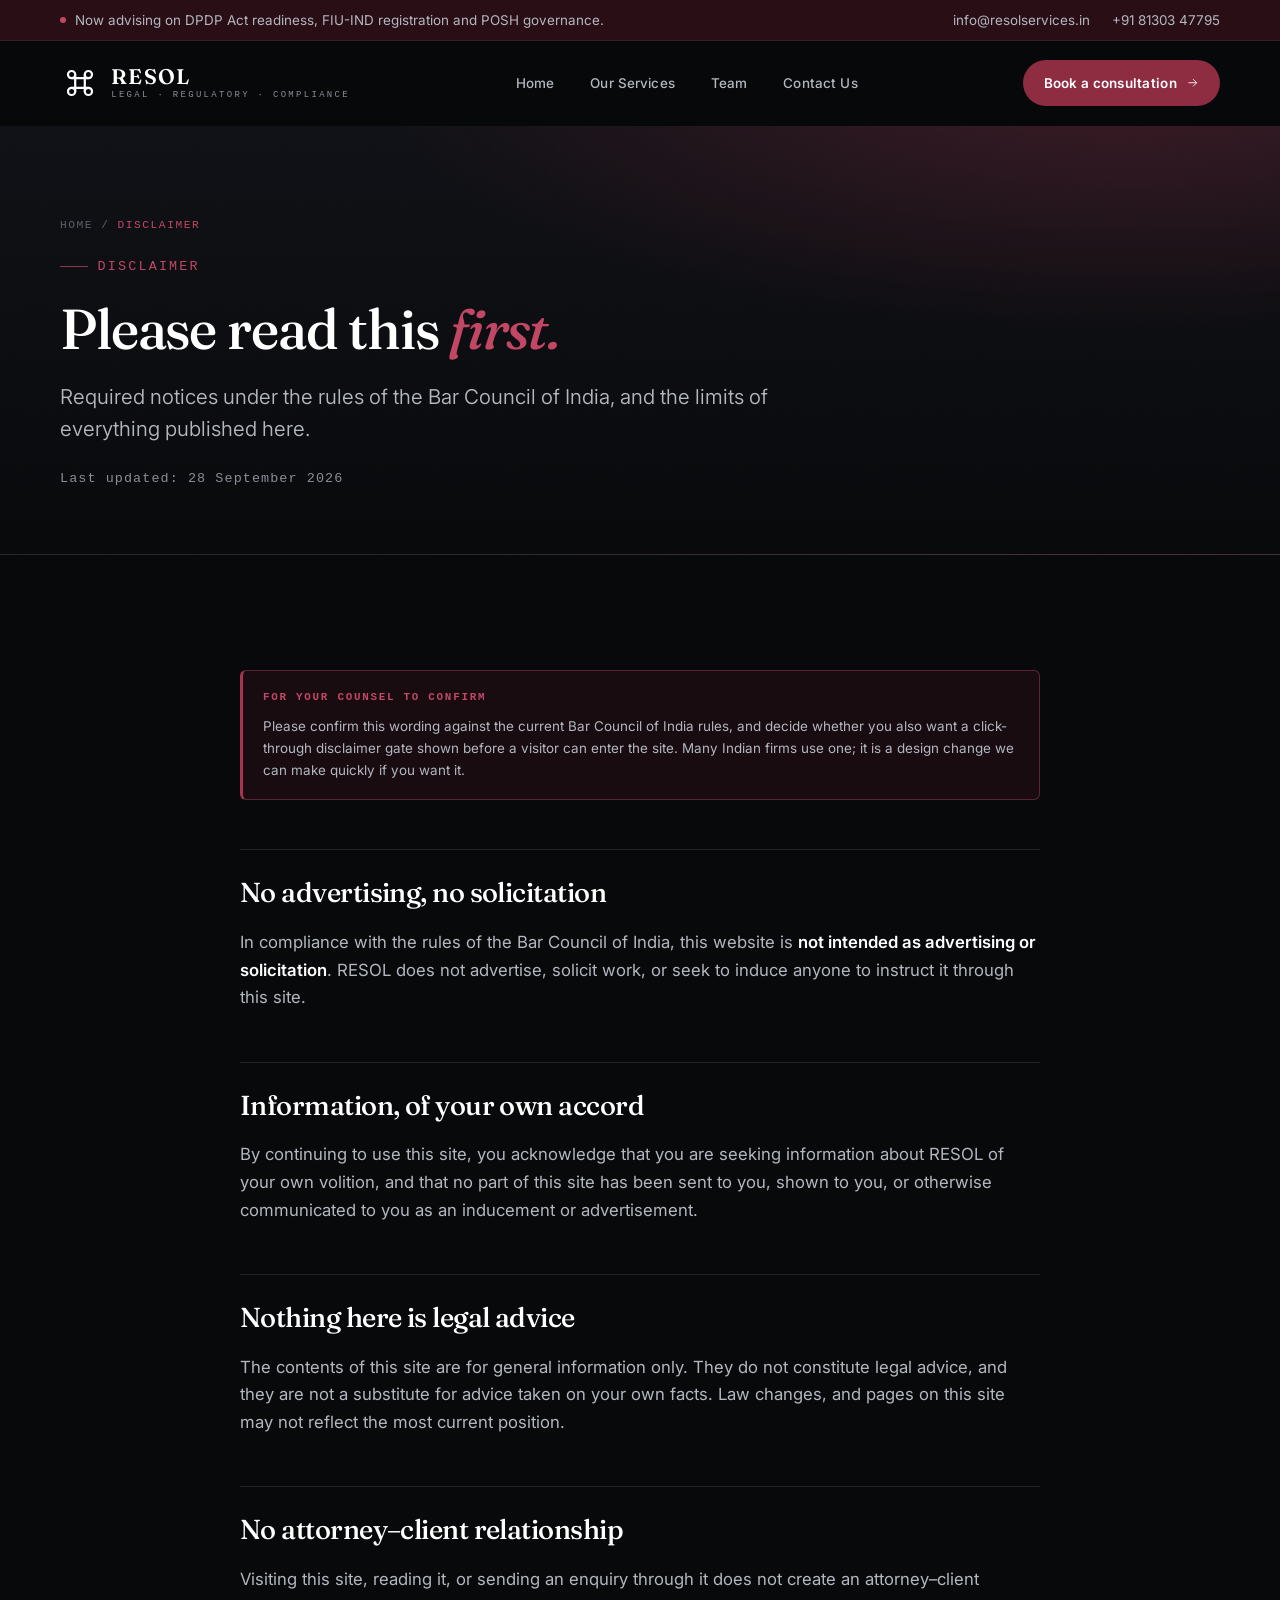
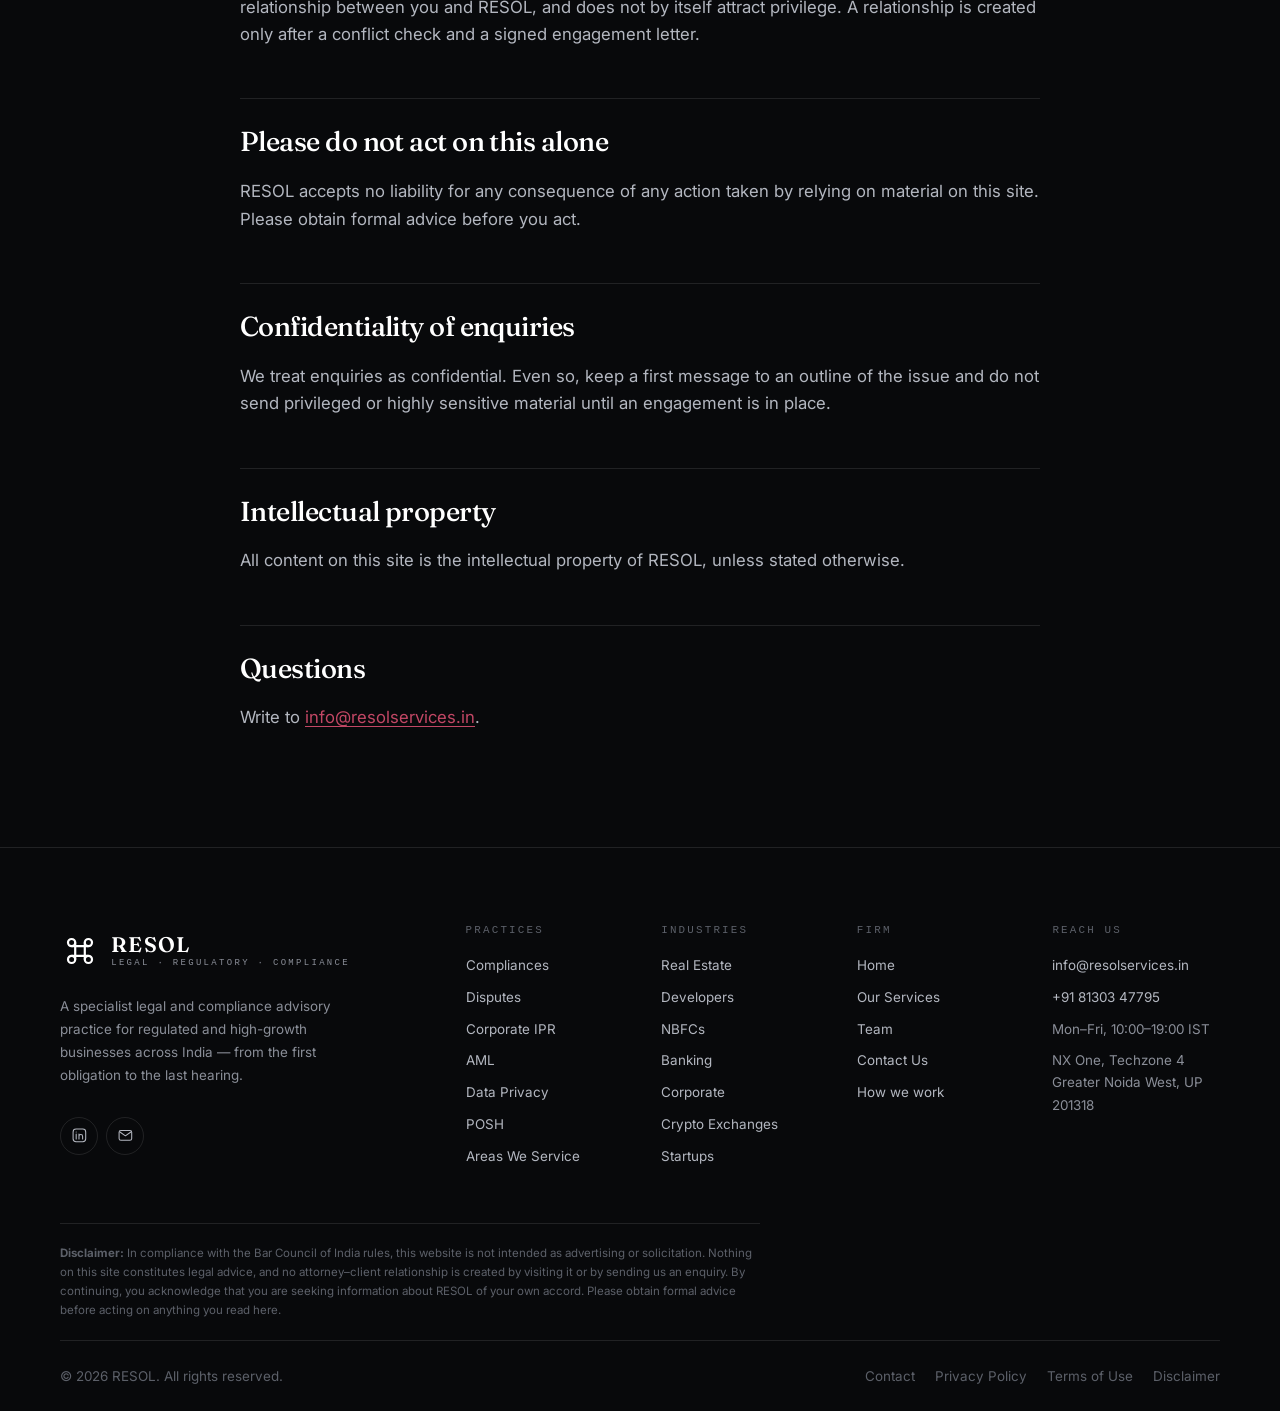
<file: disclaimer.html>
<!doctype html>
<html lang="en-IN">
<head>
<meta charset="utf-8">
<script>document.documentElement.classList.add("js");</script>
<meta name="viewport" content="width=device-width, initial-scale=1">
<title>Disclaimer | RESOL</title>
<meta name="description" content="Bar Council of India disclaimer for resolservices.in — this website is not advertising or solicitation, and nothing on it constitutes legal advice.">
<link rel="canonical" href="https://resolservices.in/disclaimer.html">
<meta name="theme-color" content="#08090B">
<meta name="robots" content="index, follow">
<meta property="og:type" content="website">
<meta property="og:site_name" content="RESOL">
<meta property="og:title" content="Disclaimer — RESOL">
<meta property="og:description" content="Bar Council of India disclaimer for resolservices.in — this website is not advertising or solicitation, and nothing on it constitutes legal advice.">
<meta property="og:url" content="https://resolservices.in/disclaimer.html">
<meta property="og:image" content="https://resolservices.in/assets/img/og-cover.png">
<meta name="twitter:card" content="summary_large_image">
<link rel="icon" href="assets/img/favicon.svg" type="image/svg+xml">
<link rel="apple-touch-icon" href="assets/img/apple-touch-icon.png">
<link rel="preconnect" href="https://fonts.googleapis.com">
<link rel="preconnect" href="https://fonts.gstatic.com" crossorigin>
<link rel="stylesheet" href="https://fonts.googleapis.com/css2?family=Fraunces:ital,opsz,wght@0,9..144,300..700;1,9..144,300..700&family=Inter:wght@300..700&display=swap">
<link rel="stylesheet" href="assets/css/style.css">
</head>
<body>
<svg class="sr-only" aria-hidden="true" focusable="false" xmlns="http://www.w3.org/2000/svg"><defs>
<symbol id="i-arrow" viewBox="0 0 24 24"><path d="M5 12h14M13 6l6 6-6 6"/></symbol>
<symbol id="i-arrow-up" viewBox="0 0 24 24"><path d="M12 19V5M6 11l6-6 6 6"/></symbol>
<symbol id="i-check" viewBox="0 0 24 24"><path d="m4 12.5 5 5 11-11"/></symbol>
<symbol id="i-shield" viewBox="0 0 24 24"><path d="M12 3 4.5 6.2v5.4c0 4.4 3.1 8.5 7.5 9.4 4.4-.9 7.5-5 7.5-9.4V6.2Z"/><path d="m8.9 11.9 2.2 2.2 4-4.3"/></symbol>
<symbol id="i-scale" viewBox="0 0 24 24"><path d="M12 3.5v17M7 20.5h10M12 6.5 4 9.2M12 6.5l8 2.7"/><path d="M4 9.2 1.6 15h4.8ZM20 9.2 17.6 15h4.8Z"/></symbol>
<symbol id="i-pin" viewBox="0 0 24 24"><path d="M12 21.5s7-6 7-11.5a7 7 0 1 0-14 0c0 5.5 7 11.5 7 11.5Z"/><circle cx="12" cy="10" r="2.6"/></symbol>
<symbol id="i-bulb" viewBox="0 0 24 24"><path d="M12 3a6 6 0 0 0-3.5 10.9c.6.5 1 1.3 1 2.1h5c0-.8.4-1.6 1-2.1A6 6 0 0 0 12 3Z"/><path d="M9.5 18.5h5M10.5 21h3"/></symbol>
<symbol id="i-aml" viewBox="0 0 24 24"><circle cx="10.5" cy="10.5" r="6.5"/><path d="m15.5 15.5 5 5"/><path d="M8.5 7.8h4M8.5 10.4h4M12.5 7.8a2.2 2.2 0 0 1-2.2 2.6H8.5l3.4 3.2"/></symbol>
<symbol id="i-lock" viewBox="0 0 24 24"><rect x="4" y="10" width="16" height="10.5" rx="2.6"/><path d="M8 10V7a4 4 0 0 1 8 0v3M12 14.2v2.6"/></symbol>
<symbol id="i-users" viewBox="0 0 24 24"><circle cx="9" cy="8" r="3.3"/><path d="M3 19.8a6 6 0 0 1 12 0"/><path d="M16 5.8a3.3 3.3 0 0 1 0 6.4M17.4 14.4a6 6 0 0 1 3.6 5.4"/></symbol>
<symbol id="i-building" viewBox="0 0 24 24"><path d="M3 21h18M5 21V6.5L12 3l7 3.5V21"/><path d="M9.3 9.5h1.2M13.5 9.5h1.2M9.3 13.2h1.2M13.5 13.2h1.2M10.3 21v-3.6h3.4V21"/></symbol>
<symbol id="i-hardhat" viewBox="0 0 24 24"><path d="M3.2 18h17.6"/><path d="M5 18v-2.2a7 7 0 0 1 14 0V18"/><path d="M9.5 9.3V5.9a1.6 1.6 0 0 1 1.6-1.6h1.8a1.6 1.6 0 0 1 1.6 1.6v3.4"/></symbol>
<symbol id="i-coins" viewBox="0 0 24 24"><ellipse cx="12" cy="6.4" rx="7" ry="2.9"/><path d="M5 6.4v5c0 1.6 3.1 2.9 7 2.9s7-1.3 7-2.9v-5"/><path d="M5 11.4v5c0 1.6 3.1 2.9 7 2.9s7-1.3 7-2.9v-5"/></symbol>
<symbol id="i-bank" viewBox="0 0 24 24"><path d="M3 20.5h18M2.5 10 12 4l9.5 6"/><path d="M5 20.5V10.5M9.7 20.5V10.5M14.3 20.5V10.5M19 20.5V10.5"/></symbol>
<symbol id="i-briefcase" viewBox="0 0 24 24"><rect x="3" y="7.5" width="18" height="12.5" rx="2.6"/><path d="M8.5 7.5V6a2 2 0 0 1 2-2h3a2 2 0 0 1 2 2v1.5M3 13h18"/></symbol>
<symbol id="i-cube" viewBox="0 0 24 24"><path d="m12 3 8 4.5v9L12 21l-8-4.5v-9Z"/><path d="M12 12 4 7.5M12 12l8-4.5M12 12v9"/></symbol>
<symbol id="i-rocket" viewBox="0 0 24 24"><path d="M12 3c3 2.1 5 5.7 5 9.5L14.5 15h-5L7 12.5C7 8.7 9 5.1 12 3Z"/><circle cx="12" cy="10" r="1.7"/><path d="M9.6 15.4 8 19.5l3.1-1.3M14.4 15.4 16 19.5l-3.1-1.3"/></symbol>
<symbol id="i-mail" viewBox="0 0 24 24"><rect x="3" y="5" width="18" height="14" rx="2.6"/><path d="m4.2 7.2 7.8 5.4 7.8-5.4"/></symbol>
<symbol id="i-phone" viewBox="0 0 24 24"><path d="M7 3.5h3l1.5 4-2 1.4a12.2 12.2 0 0 0 5.6 5.6l1.4-2 4 1.5v3a2 2 0 0 1-2.2 2A16.6 16.6 0 0 1 5.5 5.7 2 2 0 0 1 7 3.5Z"/></symbol>
<symbol id="i-clock" viewBox="0 0 24 24"><circle cx="12" cy="12" r="8.6"/><path d="M12 7.2V12l3.2 2"/></symbol>
<symbol id="i-globe" viewBox="0 0 24 24"><circle cx="12" cy="12" r="8.6"/><path d="M3.4 12h17.2"/><path d="M12 3.4a13.5 13.5 0 0 1 0 17.2 13.5 13.5 0 0 1 0-17.2Z"/></symbol>
<symbol id="i-doc" viewBox="0 0 24 24"><path d="M13.6 3H7a2 2 0 0 0-2 2v14a2 2 0 0 0 2 2h10a2 2 0 0 0 2-2V8.4Z"/><path d="M13.6 3v5.4H19M8.6 13h6.8M8.6 16.4h4.8"/></symbol>
<symbol id="i-compass" viewBox="0 0 24 24"><circle cx="12" cy="12" r="8.6"/><path d="m15.2 8.8-1.9 4.5-4.5 1.9 1.9-4.5Z"/></symbol>
<symbol id="i-layers" viewBox="0 0 24 24"><path d="m12 3 8.5 4.6L12 12.2 3.5 7.6Z"/><path d="m3.5 12 8.5 4.6L20.5 12M3.5 16.4 12 21l8.5-4.6"/></symbol>
<symbol id="i-linkedin" viewBox="0 0 24 24"><rect x="3" y="3" width="18" height="18" rx="4.2"/><path d="M7.4 10.2v7M7.4 7.2v.02M11.4 17.2v-7M11.4 13.4a2.6 2.6 0 0 1 5.2 0v3.8"/></symbol>
<symbol id="i-x" viewBox="0 0 24 24"><path class="icon--fill" d="M17.53 3h3.2l-6.99 7.99L22 21h-6.44l-5.05-6.6L4.74 21H1.53l7.48-8.55L1.5 3h6.6l4.57 6.03ZM16.4 19.08h1.77L7.68 4.81H5.78Z"/></symbol>
<symbol id="i-instagram" viewBox="0 0 24 24"><rect x="3" y="3" width="18" height="18" rx="5.2"/><circle cx="12" cy="12" r="4"/><circle class="icon--fill" cx="17.2" cy="6.8" r="1.1"/></symbol>
</defs></svg>
<a class="skip-link" href="#main">Skip to content</a>
<div class="progress" aria-hidden="true"></div>

<div class="topbar">
  <div class="container topbar__inner">
    <p class="topbar__note"><span class="topbar__dot" aria-hidden="true"></span> Now advising on DPDP Act readiness, FIU-IND registration and POSH governance.</p>
    <div class="topbar__links">
      <a class="topbar__email" href="mailto:info@resolservices.in">info@resolservices.in</a>
      <a href="tel:+918130347795">+91 81303 47795</a>
    </div>
  </div>
</div>

<header class="header">
  <div class="container header__inner">
    <a class="logo" href="index.html" aria-label="RESOL — home">
      <svg class="logo__mark" viewBox="0 0 100 100" aria-hidden="true">
        <g fill="none" stroke="currentColor" stroke-width="5.5" stroke-linecap="butt">
          <circle cx="29" cy="29" r="9"/><circle cx="71" cy="29" r="9"/>
          <circle cx="29" cy="71" r="9"/><circle cx="71" cy="71" r="9"/>
          <path d="M38 29v42M62 29v42M29 38h42M29 62h42"/>
        </g>
      </svg>
      <span class="logo__type">
        <span class="logo__word">RESOL</span>
        <span class="logo__sub">Legal · Regulatory · Compliance</span>
      </span>
    </a>

    <nav class="nav" aria-label="Primary">
      <ul class="nav__list">
        <li><a class="nav__link" href="index.html">Home</a></li>
        <li><a class="nav__link" href="services.html">Our Services</a></li>
        <li><a class="nav__link" href="team.html">Team</a></li>
        <li><a class="nav__link" href="contact.html">Contact Us</a></li>
      </ul>
    </nav>

    <div class="header__actions">
      <a class="btn btn--sm header__cta" href="contact.html">Book a consultation
        <svg class="icon icon--sm btn-arrow" aria-hidden="true"><use href="#i-arrow"></use></svg>
      </a>
      <button class="menu-toggle" type="button" aria-expanded="false" aria-controls="drawer" aria-label="Open menu">
        <span></span><span></span><span></span>
      </button>
    </div>
  </div>
</header>

<div class="drawer" id="drawer">
  <nav aria-label="Mobile">
    <ul class="drawer__list">
      <li><a class="drawer__link" href="index.html"><span>01</span> Home</a></li>
      <li><a class="drawer__link" href="services.html"><span>02</span> Our Services</a></li>
      <li><a class="drawer__link" href="team.html"><span>03</span> Team</a></li>
      <li><a class="drawer__link" href="contact.html"><span>04</span> Contact Us</a></li>
    </ul>
  </nav>
  <div class="drawer__foot">
    <div class="drawer__contact">
      <span>Write to us</span>
      <a href="mailto:info@resolservices.in">info@resolservices.in</a>
    </div>
    <a class="btn" href="contact.html">Book a consultation
      <svg class="icon icon--sm btn-arrow" aria-hidden="true"><use href="#i-arrow"></use></svg>
    </a>
  </div>
</div>

<main id="main">

<section class="page-hero grain">
  <div class="container page-hero__inner">
    <nav class="breadcrumb" aria-label="Breadcrumb">
      <a href="index.html">Home</a> <span aria-hidden="true">/</span> <span aria-current="page">Disclaimer</span>
    </nav>
    <span class="kicker">Disclaimer</span>
    <h1 class="page-hero__title">Please read this <span class="em">first.</span></h1>
    <p class="lede">Required notices under the rules of the Bar Council of India, and the limits of everything published here.</p>
    <p class="updated">Last updated: 28 September 2026</p>
  </div>
</section>

<section class="panel section">
  <div class="container container--narrow">
    <div class="prose">
      <div class="review">
        <b>For your counsel to confirm</b>
        <p>Please confirm this wording against the current Bar Council of India rules, and decide whether you also want a click-through disclaimer gate shown before a visitor can enter the site. Many Indian firms use one; it is a design change we can make quickly if you want it.</p>
      </div>
      <h2>No advertising, no solicitation</h2>
      <p>In compliance with the rules of the Bar Council of India, this website is
      <strong>not intended as advertising or solicitation</strong>. RESOL does not advertise, solicit
      work, or seek to induce anyone to instruct it through this site.</p>

      <h2>Information, of your own accord</h2>
      <p>By continuing to use this site, you acknowledge that you are seeking information about RESOL of
      your own volition, and that no part of this site has been sent to you, shown to you, or otherwise
      communicated to you as an inducement or advertisement.</p>

      <h2>Nothing here is legal advice</h2>
      <p>The contents of this site are for general information only. They do not constitute legal advice,
      and they are not a substitute for advice taken on your own facts. Law changes, and pages on this
      site may not reflect the most current position.</p>

      <h2>No attorney&ndash;client relationship</h2>
      <p>Visiting this site, reading it, or sending an enquiry through it does not create an
      attorney&ndash;client relationship between you and RESOL, and does not by itself attract privilege.
      A relationship is created only after a conflict check and a signed engagement letter.</p>

      <h2>Please do not act on this alone</h2>
      <p>RESOL accepts no liability for any consequence of any action taken by relying on material on
      this site. Please obtain formal advice before you act.</p>

      <h2>Confidentiality of enquiries</h2>
      <p>We treat enquiries as confidential. Even so, keep a first message to an outline of the issue and
      do not send privileged or highly sensitive material until an engagement is in place.</p>

      <h2>Intellectual property</h2>
      <p>All content on this site is the intellectual property of RESOL, unless stated otherwise.</p>

      <h2>Questions</h2>
      <p>Write to <a href="mailto:info@resolservices.in">info@resolservices.in</a>.</p>
    </div>
  </div>
</section>

</main>
<!-- ============================ FOOTER ============================= -->
<footer class="footer">
  <div class="container">
    <div class="footer__top">
      <div class="footer__brand">
        <a class="logo" href="index.html" aria-label="RESOL — home">
          <svg class="logo__mark" viewBox="0 0 100 100" aria-hidden="true">
        <g fill="none" stroke="currentColor" stroke-width="5.5" stroke-linecap="butt">
          <circle cx="29" cy="29" r="9"/><circle cx="71" cy="29" r="9"/>
          <circle cx="29" cy="71" r="9"/><circle cx="71" cy="71" r="9"/>
          <path d="M38 29v42M62 29v42M29 38h42M29 62h42"/>
        </g>
      </svg>
          <span class="logo__type">
            <span class="logo__word">RESOL</span>
            <span class="logo__sub">Legal · Regulatory · Compliance</span>
          </span>
        </a>
        <p>A specialist legal and compliance advisory practice for regulated and high-growth businesses across India — from the first obligation to the last hearing.</p>
        <div class="social">
          <a href="https://www.linkedin.com/company/resol-services/" target="_blank" rel="noopener noreferrer" aria-label="RESOL on LinkedIn"><svg class="icon" aria-hidden="true"><use href="#i-linkedin"></use></svg></a>
          <a href="mailto:info@resolservices.in" aria-label="Email RESOL"><svg class="icon" aria-hidden="true"><use href="#i-mail"></use></svg></a>
        </div>
      </div>

      <div class="footer__cols">
        <div>
          <h2 class="footer__heading">Practices</h2>
          <ul class="footer__list">
            <li><a href="services.html#compliances">Compliances</a></li>
            <li><a href="services.html#disputes">Disputes</a></li>
            <li><a href="services.html#ipr">Corporate IPR</a></li>
            <li><a href="services.html#aml">AML</a></li>
            <li><a href="services.html#data-privacy">Data Privacy</a></li>
            <li><a href="services.html#posh">POSH</a></li>
            <li><a href="services.html#areas">Areas We Service</a></li>
          </ul>
        </div>
        <div>
          <h2 class="footer__heading">Industries</h2>
          <ul class="footer__list">
            <li><a href="services.html#industries">Real Estate</a></li>
            <li><a href="services.html#industries">Developers</a></li>
            <li><a href="services.html#industries">NBFCs</a></li>
            <li><a href="services.html#industries">Banking</a></li>
            <li><a href="services.html#industries">Corporate</a></li>
            <li><a href="services.html#industries">Crypto Exchanges</a></li>
            <li><a href="services.html#industries">Startups</a></li>
          </ul>
        </div>
        <div>
          <h2 class="footer__heading">Firm</h2>
          <ul class="footer__list">
            <li><a href="index.html">Home</a></li>
            <li><a href="services.html">Our Services</a></li>
            <li><a href="team.html">Team</a></li>
            <li><a href="contact.html">Contact Us</a></li>
            <li><a href="index.html#process">How we work</a></li>
          </ul>
        </div>
        <div>
          <h2 class="footer__heading">Reach us</h2>
          <ul class="footer__list">
            <li><a href="mailto:info@resolservices.in">info@resolservices.in</a></li>
            <li><a href="tel:+918130347795">+91 81303 47795</a></li>
            <li><span class="muted">Mon–Fri, 10:00–19:00 IST</span></li>
            <li><span class="muted">NX One, Techzone 4<br>Greater Noida West, UP 201318</span></li>
          </ul>
        </div>
      </div>
    </div>

    <p class="disclaimer">
      <strong>Disclaimer:</strong> In compliance with the Bar Council of India rules, this website is not intended as
      advertising or solicitation. Nothing on this site constitutes legal advice, and no attorney–client relationship is
      created by visiting it or by sending us an enquiry. By continuing, you acknowledge that you are seeking information
      about RESOL of your own accord. Please obtain formal advice before acting on anything you read here.
    </p>

    <div class="footer__bottom">
      <p>© <span data-year>2026</span> RESOL. All rights reserved.</p>
      <div class="footer__legal">
        <a href="contact.html">Contact</a>
        <a href="privacy.html">Privacy Policy</a>
        <a href="terms.html">Terms of Use</a>
        <a href="disclaimer.html" aria-current="page">Disclaimer</a>
      </div>
    </div>
  </div>
</footer>
<button class="to-top" type="button" aria-label="Back to top">
  <svg class="icon" aria-hidden="true"><use href="#i-arrow-up"></use></svg>
</button>

<script src="assets/js/main.js" defer></script>
</body>
</html>
</file>
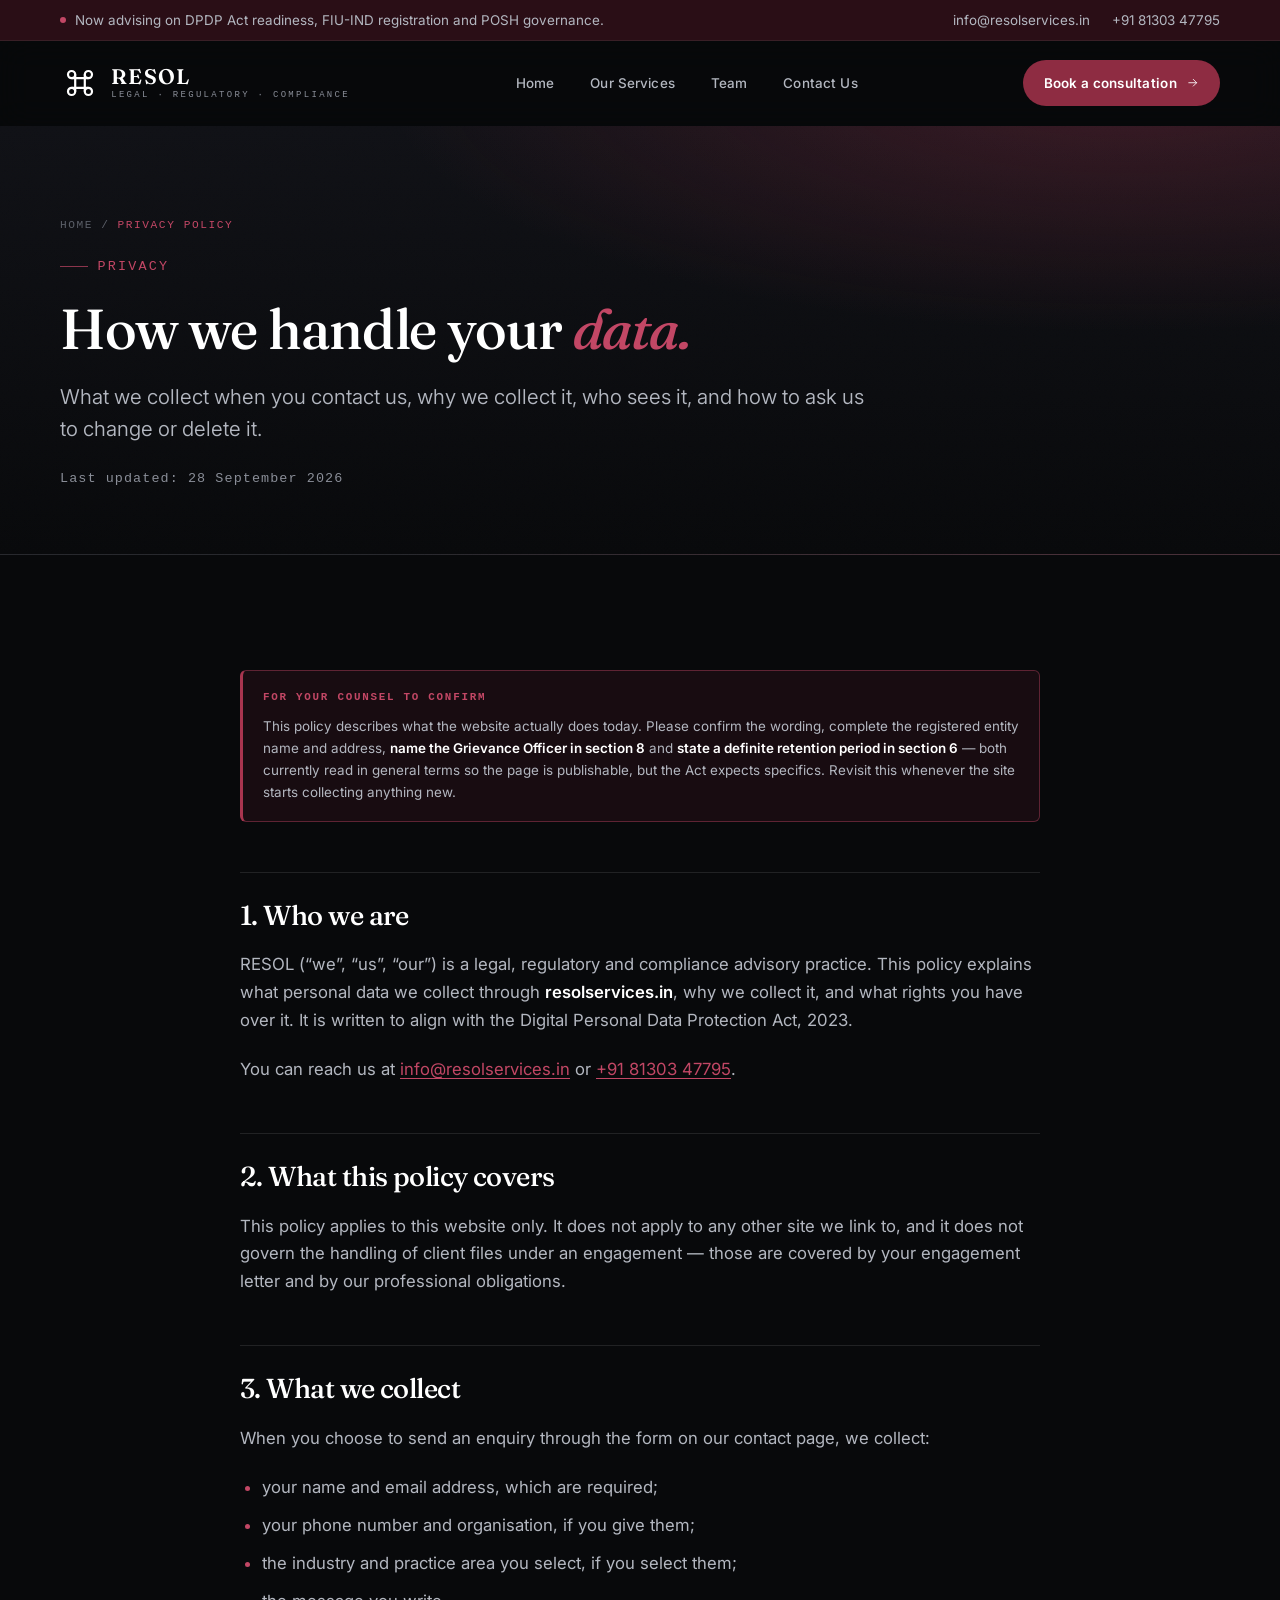
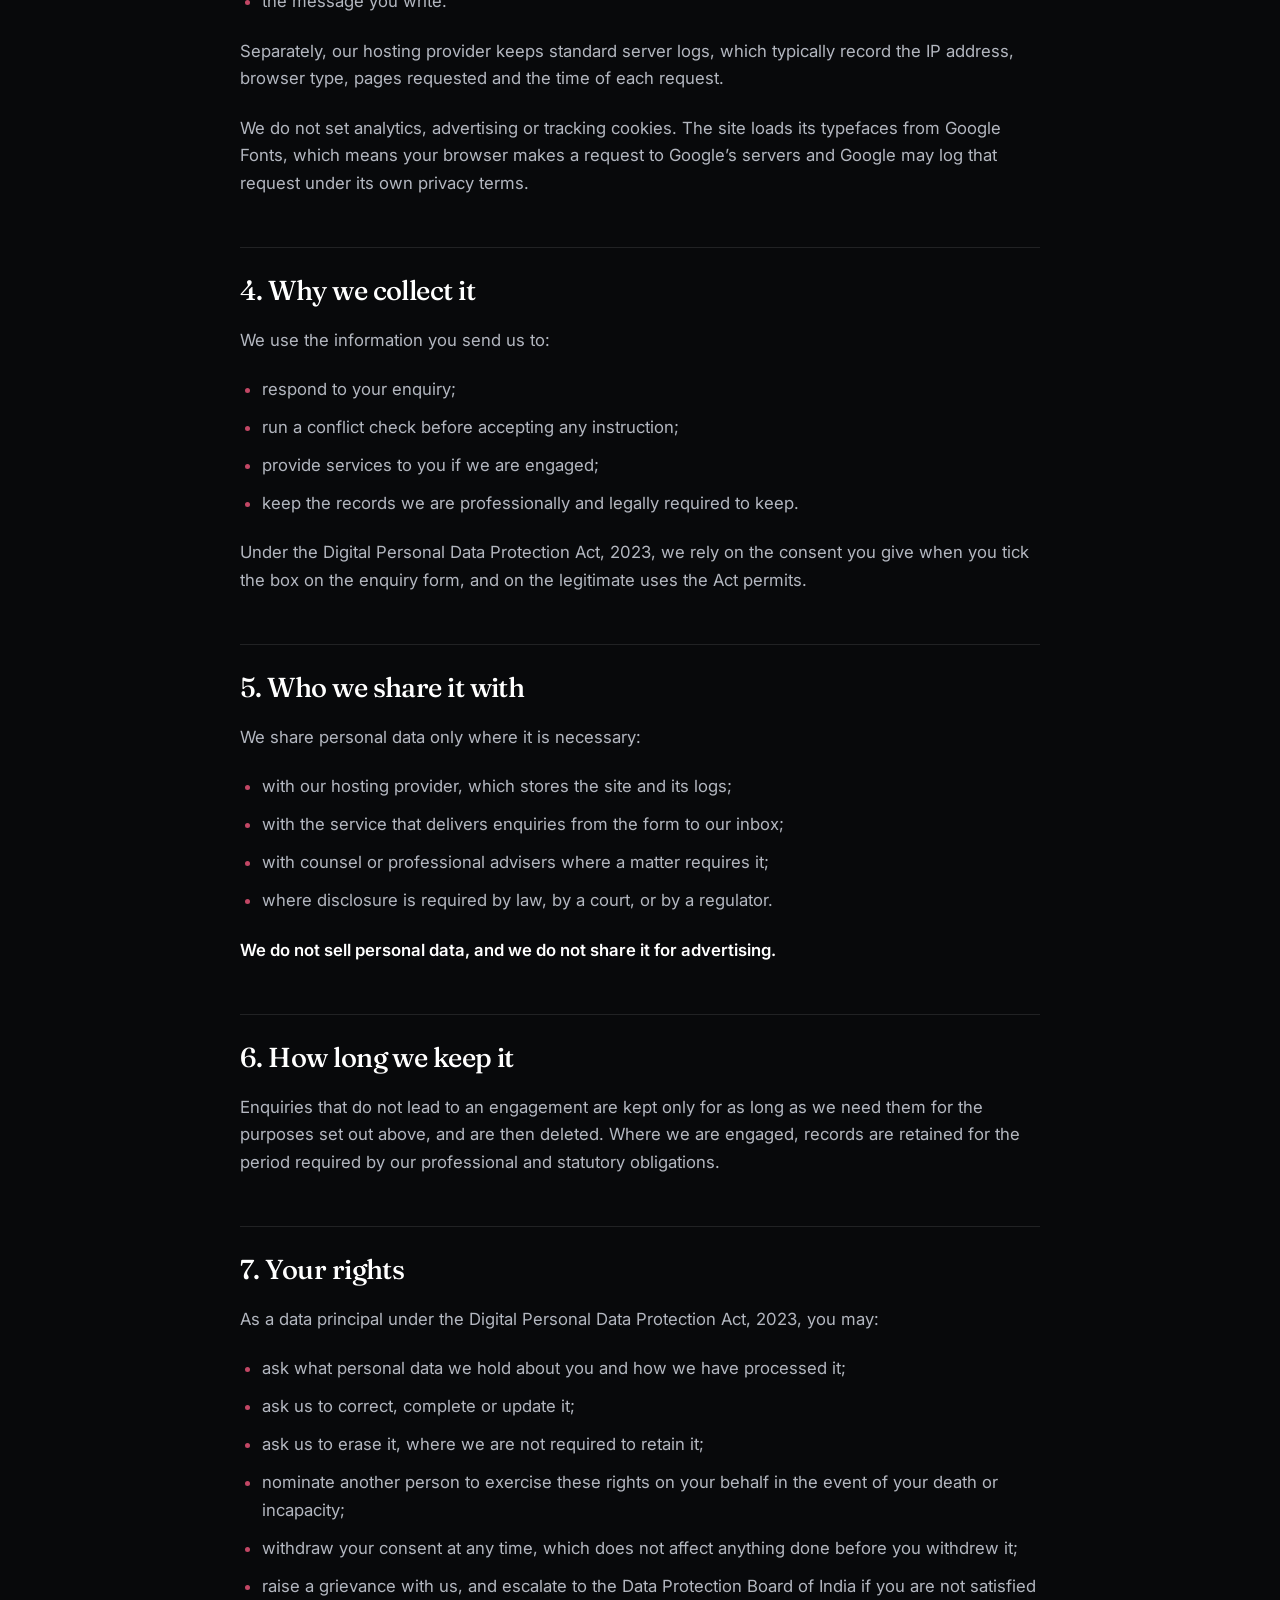
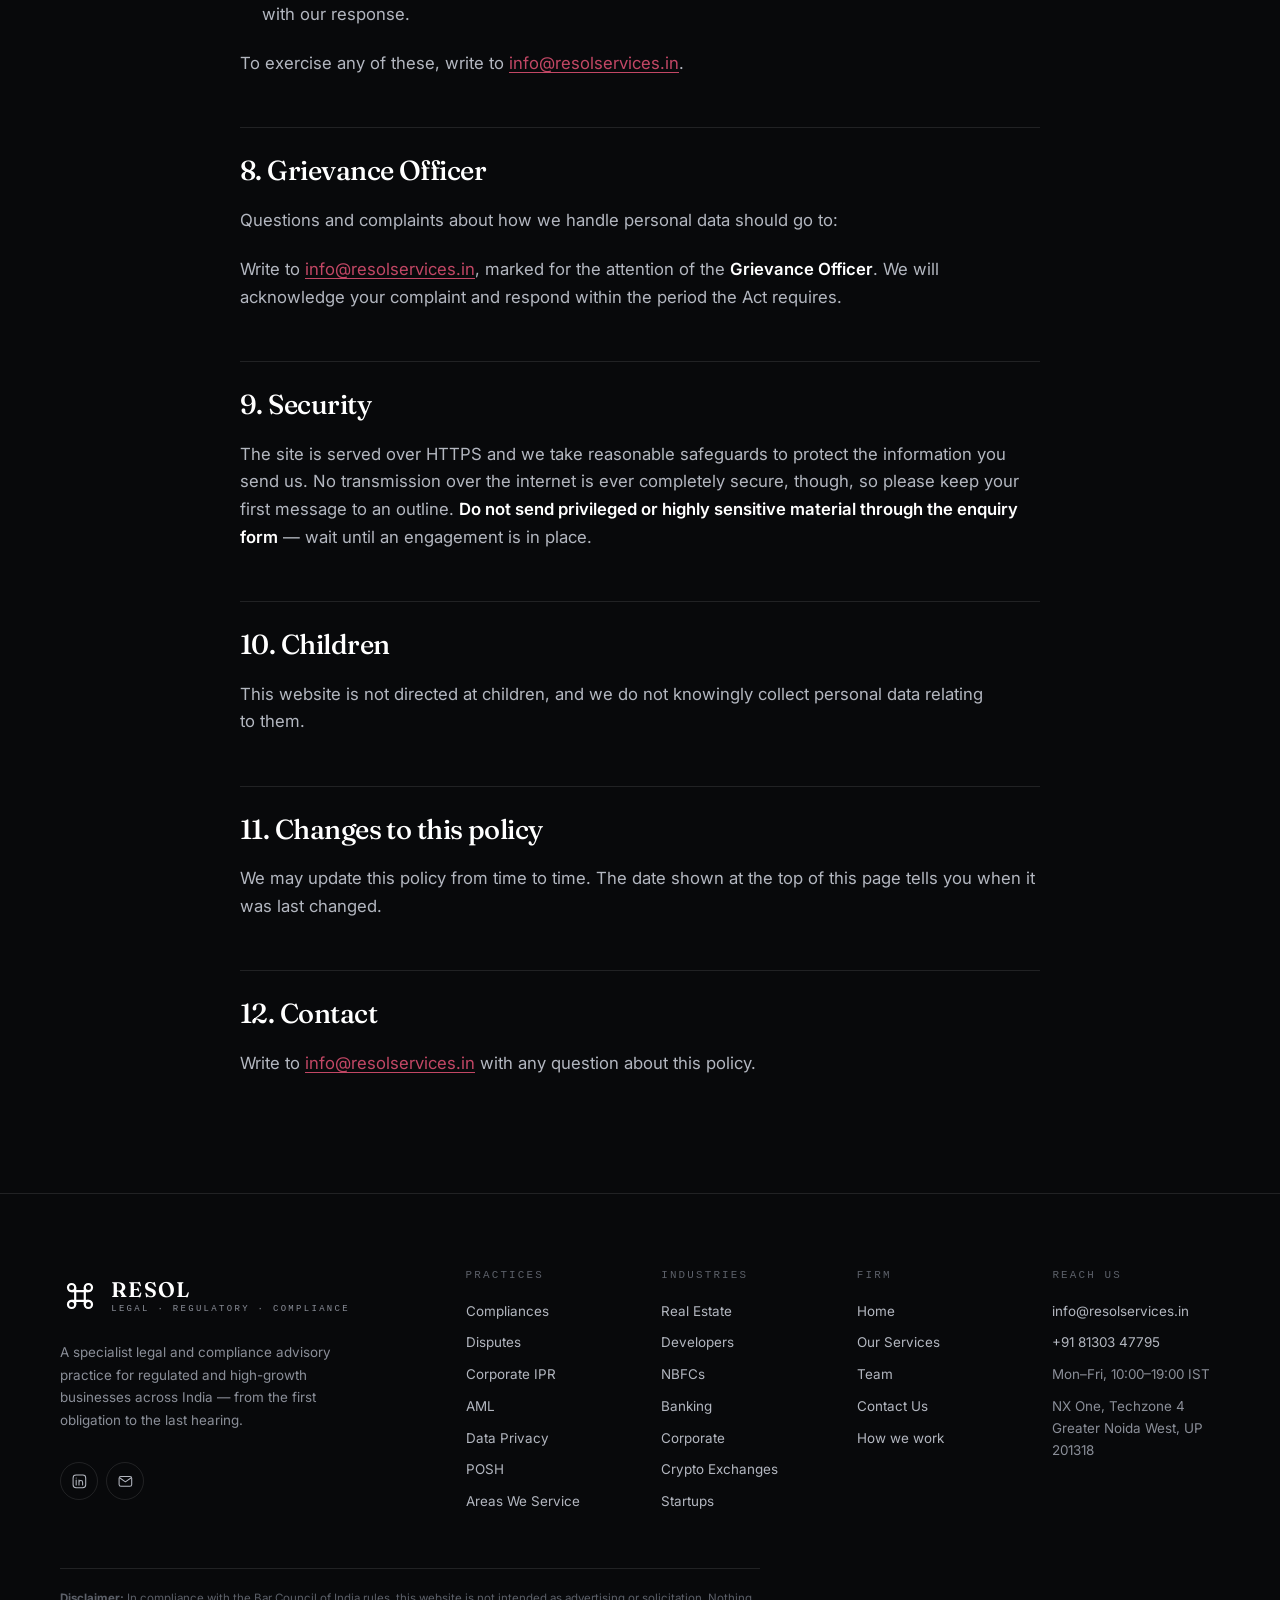
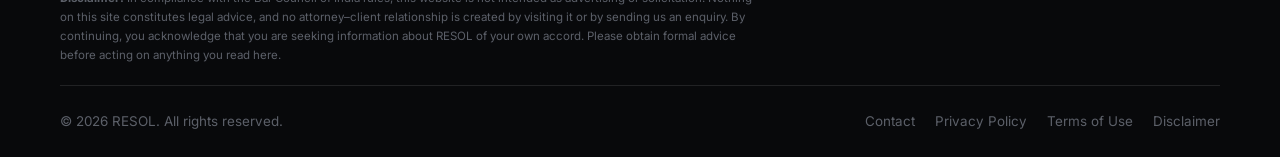
<file: privacy.html>
<!doctype html>
<html lang="en-IN">
<head>
<meta charset="utf-8">
<script>document.documentElement.classList.add("js");</script>
<meta name="viewport" content="width=device-width, initial-scale=1">
<title>Privacy Policy | RESOL</title>
<meta name="description" content="How RESOL collects, uses and protects personal data submitted through resolservices.in, and your rights under the Digital Personal Data Protection Act, 2023.">
<link rel="canonical" href="https://resolservices.in/privacy.html">
<meta name="theme-color" content="#08090B">
<meta name="robots" content="index, follow">
<meta property="og:type" content="website">
<meta property="og:site_name" content="RESOL">
<meta property="og:title" content="Privacy Policy — RESOL">
<meta property="og:description" content="How RESOL collects, uses and protects personal data submitted through resolservices.in, and your rights under the Digital Personal Data Protection Act, 2023.">
<meta property="og:url" content="https://resolservices.in/privacy.html">
<meta property="og:image" content="https://resolservices.in/assets/img/og-cover.png">
<meta name="twitter:card" content="summary_large_image">
<link rel="icon" href="assets/img/favicon.svg" type="image/svg+xml">
<link rel="apple-touch-icon" href="assets/img/apple-touch-icon.png">
<link rel="preconnect" href="https://fonts.googleapis.com">
<link rel="preconnect" href="https://fonts.gstatic.com" crossorigin>
<link rel="stylesheet" href="https://fonts.googleapis.com/css2?family=Fraunces:ital,opsz,wght@0,9..144,300..700;1,9..144,300..700&family=Inter:wght@300..700&display=swap">
<link rel="stylesheet" href="assets/css/style.css">
</head>
<body>
<svg class="sr-only" aria-hidden="true" focusable="false" xmlns="http://www.w3.org/2000/svg"><defs>
<symbol id="i-arrow" viewBox="0 0 24 24"><path d="M5 12h14M13 6l6 6-6 6"/></symbol>
<symbol id="i-arrow-up" viewBox="0 0 24 24"><path d="M12 19V5M6 11l6-6 6 6"/></symbol>
<symbol id="i-check" viewBox="0 0 24 24"><path d="m4 12.5 5 5 11-11"/></symbol>
<symbol id="i-shield" viewBox="0 0 24 24"><path d="M12 3 4.5 6.2v5.4c0 4.4 3.1 8.5 7.5 9.4 4.4-.9 7.5-5 7.5-9.4V6.2Z"/><path d="m8.9 11.9 2.2 2.2 4-4.3"/></symbol>
<symbol id="i-scale" viewBox="0 0 24 24"><path d="M12 3.5v17M7 20.5h10M12 6.5 4 9.2M12 6.5l8 2.7"/><path d="M4 9.2 1.6 15h4.8ZM20 9.2 17.6 15h4.8Z"/></symbol>
<symbol id="i-pin" viewBox="0 0 24 24"><path d="M12 21.5s7-6 7-11.5a7 7 0 1 0-14 0c0 5.5 7 11.5 7 11.5Z"/><circle cx="12" cy="10" r="2.6"/></symbol>
<symbol id="i-bulb" viewBox="0 0 24 24"><path d="M12 3a6 6 0 0 0-3.5 10.9c.6.5 1 1.3 1 2.1h5c0-.8.4-1.6 1-2.1A6 6 0 0 0 12 3Z"/><path d="M9.5 18.5h5M10.5 21h3"/></symbol>
<symbol id="i-aml" viewBox="0 0 24 24"><circle cx="10.5" cy="10.5" r="6.5"/><path d="m15.5 15.5 5 5"/><path d="M8.5 7.8h4M8.5 10.4h4M12.5 7.8a2.2 2.2 0 0 1-2.2 2.6H8.5l3.4 3.2"/></symbol>
<symbol id="i-lock" viewBox="0 0 24 24"><rect x="4" y="10" width="16" height="10.5" rx="2.6"/><path d="M8 10V7a4 4 0 0 1 8 0v3M12 14.2v2.6"/></symbol>
<symbol id="i-users" viewBox="0 0 24 24"><circle cx="9" cy="8" r="3.3"/><path d="M3 19.8a6 6 0 0 1 12 0"/><path d="M16 5.8a3.3 3.3 0 0 1 0 6.4M17.4 14.4a6 6 0 0 1 3.6 5.4"/></symbol>
<symbol id="i-building" viewBox="0 0 24 24"><path d="M3 21h18M5 21V6.5L12 3l7 3.5V21"/><path d="M9.3 9.5h1.2M13.5 9.5h1.2M9.3 13.2h1.2M13.5 13.2h1.2M10.3 21v-3.6h3.4V21"/></symbol>
<symbol id="i-hardhat" viewBox="0 0 24 24"><path d="M3.2 18h17.6"/><path d="M5 18v-2.2a7 7 0 0 1 14 0V18"/><path d="M9.5 9.3V5.9a1.6 1.6 0 0 1 1.6-1.6h1.8a1.6 1.6 0 0 1 1.6 1.6v3.4"/></symbol>
<symbol id="i-coins" viewBox="0 0 24 24"><ellipse cx="12" cy="6.4" rx="7" ry="2.9"/><path d="M5 6.4v5c0 1.6 3.1 2.9 7 2.9s7-1.3 7-2.9v-5"/><path d="M5 11.4v5c0 1.6 3.1 2.9 7 2.9s7-1.3 7-2.9v-5"/></symbol>
<symbol id="i-bank" viewBox="0 0 24 24"><path d="M3 20.5h18M2.5 10 12 4l9.5 6"/><path d="M5 20.5V10.5M9.7 20.5V10.5M14.3 20.5V10.5M19 20.5V10.5"/></symbol>
<symbol id="i-briefcase" viewBox="0 0 24 24"><rect x="3" y="7.5" width="18" height="12.5" rx="2.6"/><path d="M8.5 7.5V6a2 2 0 0 1 2-2h3a2 2 0 0 1 2 2v1.5M3 13h18"/></symbol>
<symbol id="i-cube" viewBox="0 0 24 24"><path d="m12 3 8 4.5v9L12 21l-8-4.5v-9Z"/><path d="M12 12 4 7.5M12 12l8-4.5M12 12v9"/></symbol>
<symbol id="i-rocket" viewBox="0 0 24 24"><path d="M12 3c3 2.1 5 5.7 5 9.5L14.5 15h-5L7 12.5C7 8.7 9 5.1 12 3Z"/><circle cx="12" cy="10" r="1.7"/><path d="M9.6 15.4 8 19.5l3.1-1.3M14.4 15.4 16 19.5l-3.1-1.3"/></symbol>
<symbol id="i-mail" viewBox="0 0 24 24"><rect x="3" y="5" width="18" height="14" rx="2.6"/><path d="m4.2 7.2 7.8 5.4 7.8-5.4"/></symbol>
<symbol id="i-phone" viewBox="0 0 24 24"><path d="M7 3.5h3l1.5 4-2 1.4a12.2 12.2 0 0 0 5.6 5.6l1.4-2 4 1.5v3a2 2 0 0 1-2.2 2A16.6 16.6 0 0 1 5.5 5.7 2 2 0 0 1 7 3.5Z"/></symbol>
<symbol id="i-clock" viewBox="0 0 24 24"><circle cx="12" cy="12" r="8.6"/><path d="M12 7.2V12l3.2 2"/></symbol>
<symbol id="i-globe" viewBox="0 0 24 24"><circle cx="12" cy="12" r="8.6"/><path d="M3.4 12h17.2"/><path d="M12 3.4a13.5 13.5 0 0 1 0 17.2 13.5 13.5 0 0 1 0-17.2Z"/></symbol>
<symbol id="i-doc" viewBox="0 0 24 24"><path d="M13.6 3H7a2 2 0 0 0-2 2v14a2 2 0 0 0 2 2h10a2 2 0 0 0 2-2V8.4Z"/><path d="M13.6 3v5.4H19M8.6 13h6.8M8.6 16.4h4.8"/></symbol>
<symbol id="i-compass" viewBox="0 0 24 24"><circle cx="12" cy="12" r="8.6"/><path d="m15.2 8.8-1.9 4.5-4.5 1.9 1.9-4.5Z"/></symbol>
<symbol id="i-layers" viewBox="0 0 24 24"><path d="m12 3 8.5 4.6L12 12.2 3.5 7.6Z"/><path d="m3.5 12 8.5 4.6L20.5 12M3.5 16.4 12 21l8.5-4.6"/></symbol>
<symbol id="i-linkedin" viewBox="0 0 24 24"><rect x="3" y="3" width="18" height="18" rx="4.2"/><path d="M7.4 10.2v7M7.4 7.2v.02M11.4 17.2v-7M11.4 13.4a2.6 2.6 0 0 1 5.2 0v3.8"/></symbol>
<symbol id="i-x" viewBox="0 0 24 24"><path class="icon--fill" d="M17.53 3h3.2l-6.99 7.99L22 21h-6.44l-5.05-6.6L4.74 21H1.53l7.48-8.55L1.5 3h6.6l4.57 6.03ZM16.4 19.08h1.77L7.68 4.81H5.78Z"/></symbol>
<symbol id="i-instagram" viewBox="0 0 24 24"><rect x="3" y="3" width="18" height="18" rx="5.2"/><circle cx="12" cy="12" r="4"/><circle class="icon--fill" cx="17.2" cy="6.8" r="1.1"/></symbol>
</defs></svg>
<a class="skip-link" href="#main">Skip to content</a>
<div class="progress" aria-hidden="true"></div>

<div class="topbar">
  <div class="container topbar__inner">
    <p class="topbar__note"><span class="topbar__dot" aria-hidden="true"></span> Now advising on DPDP Act readiness, FIU-IND registration and POSH governance.</p>
    <div class="topbar__links">
      <a class="topbar__email" href="mailto:info@resolservices.in">info@resolservices.in</a>
      <a href="tel:+918130347795">+91 81303 47795</a>
    </div>
  </div>
</div>

<header class="header">
  <div class="container header__inner">
    <a class="logo" href="index.html" aria-label="RESOL — home">
      <svg class="logo__mark" viewBox="0 0 100 100" aria-hidden="true">
        <g fill="none" stroke="currentColor" stroke-width="5.5" stroke-linecap="butt">
          <circle cx="29" cy="29" r="9"/><circle cx="71" cy="29" r="9"/>
          <circle cx="29" cy="71" r="9"/><circle cx="71" cy="71" r="9"/>
          <path d="M38 29v42M62 29v42M29 38h42M29 62h42"/>
        </g>
      </svg>
      <span class="logo__type">
        <span class="logo__word">RESOL</span>
        <span class="logo__sub">Legal · Regulatory · Compliance</span>
      </span>
    </a>

    <nav class="nav" aria-label="Primary">
      <ul class="nav__list">
        <li><a class="nav__link" href="index.html">Home</a></li>
        <li><a class="nav__link" href="services.html">Our Services</a></li>
        <li><a class="nav__link" href="team.html">Team</a></li>
        <li><a class="nav__link" href="contact.html">Contact Us</a></li>
      </ul>
    </nav>

    <div class="header__actions">
      <a class="btn btn--sm header__cta" href="contact.html">Book a consultation
        <svg class="icon icon--sm btn-arrow" aria-hidden="true"><use href="#i-arrow"></use></svg>
      </a>
      <button class="menu-toggle" type="button" aria-expanded="false" aria-controls="drawer" aria-label="Open menu">
        <span></span><span></span><span></span>
      </button>
    </div>
  </div>
</header>

<div class="drawer" id="drawer">
  <nav aria-label="Mobile">
    <ul class="drawer__list">
      <li><a class="drawer__link" href="index.html"><span>01</span> Home</a></li>
      <li><a class="drawer__link" href="services.html"><span>02</span> Our Services</a></li>
      <li><a class="drawer__link" href="team.html"><span>03</span> Team</a></li>
      <li><a class="drawer__link" href="contact.html"><span>04</span> Contact Us</a></li>
    </ul>
  </nav>
  <div class="drawer__foot">
    <div class="drawer__contact">
      <span>Write to us</span>
      <a href="mailto:info@resolservices.in">info@resolservices.in</a>
    </div>
    <a class="btn" href="contact.html">Book a consultation
      <svg class="icon icon--sm btn-arrow" aria-hidden="true"><use href="#i-arrow"></use></svg>
    </a>
  </div>
</div>

<main id="main">

<section class="page-hero grain">
  <div class="container page-hero__inner">
    <nav class="breadcrumb" aria-label="Breadcrumb">
      <a href="index.html">Home</a> <span aria-hidden="true">/</span> <span aria-current="page">Privacy Policy</span>
    </nav>
    <span class="kicker">Privacy</span>
    <h1 class="page-hero__title">How we handle your <span class="em">data.</span></h1>
    <p class="lede">What we collect when you contact us, why we collect it, who sees it, and how to ask us to change or delete it.</p>
    <p class="updated">Last updated: 28 September 2026</p>
  </div>
</section>

<section class="panel section">
  <div class="container container--narrow">
    <div class="prose">
      <div class="review">
        <b>For your counsel to confirm</b>
        <p>This policy describes what the website actually does today. Please confirm the wording, complete the registered entity name and address, <strong>name the Grievance Officer in section 8</strong> and <strong>state a definite retention period in section 6</strong> &mdash; both currently read in general terms so the page is publishable, but the Act expects specifics. Revisit this whenever the site starts collecting anything new.</p>
      </div>
      <h2>1. Who we are</h2>
      <p>RESOL (&ldquo;we&rdquo;, &ldquo;us&rdquo;, &ldquo;our&rdquo;) is a legal, regulatory and compliance
      advisory practice. This policy explains what personal data we collect through
      <strong>resolservices.in</strong>, why we collect it, and what rights you have over it. It is written
      to align with the Digital Personal Data Protection Act, 2023.</p>
      <p>You can reach us at <a href="mailto:info@resolservices.in">info@resolservices.in</a>
      or <a href="tel:+918130347795">+91 81303 47795</a>.</p>

      <h2>2. What this policy covers</h2>
      <p>This policy applies to this website only. It does not apply to any other site we link to, and
      it does not govern the handling of client files under an engagement &mdash; those are covered by
      your engagement letter and by our professional obligations.</p>

      <h2>3. What we collect</h2>
      <p>When you choose to send an enquiry through the form on our contact page, we collect:</p>
      <ul>
        <li>your name and email address, which are required;</li>
        <li>your phone number and organisation, if you give them;</li>
        <li>the industry and practice area you select, if you select them;</li>
        <li>the message you write.</li>
      </ul>
      <p>Separately, our hosting provider keeps standard server logs, which typically record the IP
      address, browser type, pages requested and the time of each request.</p>
      <p>We do not set analytics, advertising or tracking cookies. The site loads its typefaces from
      Google Fonts, which means your browser makes a request to Google&rsquo;s servers and Google may log
      that request under its own privacy terms.</p>

      <h2>4. Why we collect it</h2>
      <p>We use the information you send us to:</p>
      <ul>
        <li>respond to your enquiry;</li>
        <li>run a conflict check before accepting any instruction;</li>
        <li>provide services to you if we are engaged;</li>
        <li>keep the records we are professionally and legally required to keep.</li>
      </ul>
      <p>Under the Digital Personal Data Protection Act, 2023, we rely on the consent you give when you
      tick the box on the enquiry form, and on the legitimate uses the Act permits.</p>

      <h2>5. Who we share it with</h2>
      <p>We share personal data only where it is necessary:</p>
      <ul>
        <li>with our hosting provider, which stores the site and its logs;</li>
        <li>with the service that delivers enquiries from the form to our inbox;</li>
        <li>with counsel or professional advisers where a matter requires it;</li>
        <li>where disclosure is required by law, by a court, or by a regulator.</li>
      </ul>
      <p><strong>We do not sell personal data, and we do not share it for advertising.</strong></p>

      <h2>6. How long we keep it</h2>
      <p>Enquiries that do not lead to an engagement are kept only for as long as we need them for
      the purposes set out above, and are then deleted. Where we are engaged, records are retained for
      the period required by our professional and statutory obligations.</p>

      <h2>7. Your rights</h2>
      <p>As a data principal under the Digital Personal Data Protection Act, 2023, you may:</p>
      <ul>
        <li>ask what personal data we hold about you and how we have processed it;</li>
        <li>ask us to correct, complete or update it;</li>
        <li>ask us to erase it, where we are not required to retain it;</li>
        <li>nominate another person to exercise these rights on your behalf in the event of your death
            or incapacity;</li>
        <li>withdraw your consent at any time, which does not affect anything done before you withdrew it;</li>
        <li>raise a grievance with us, and escalate to the Data Protection Board of India if you are not
            satisfied with our response.</li>
      </ul>
      <p>To exercise any of these, write to <a href="mailto:info@resolservices.in">info@resolservices.in</a>.</p>

      <h2>8. Grievance Officer</h2>
      <p>Questions and complaints about how we handle personal data should go to:</p>
      <p>Write to <a href="mailto:info@resolservices.in">info@resolservices.in</a>, marked for the
      attention of the <strong>Grievance Officer</strong>. We will acknowledge your complaint and
      respond within the period the Act requires.</p>

      <h2>9. Security</h2>
      <p>The site is served over HTTPS and we take reasonable safeguards to protect the information you
      send us. No transmission over the internet is ever completely secure, though, so please keep your
      first message to an outline. <strong>Do not send privileged or highly sensitive material through
      the enquiry form</strong> &mdash; wait until an engagement is in place.</p>

      <h2>10. Children</h2>
      <p>This website is not directed at children, and we do not knowingly collect personal data
      relating to them.</p>

      <h2>11. Changes to this policy</h2>
      <p>We may update this policy from time to time. The date shown at the top of this page tells you
      when it was last changed.</p>

      <h2>12. Contact</h2>
      <p>Write to <a href="mailto:info@resolservices.in">info@resolservices.in</a> with any question
      about this policy.</p>
    </div>
  </div>
</section>

</main>
<!-- ============================ FOOTER ============================= -->
<footer class="footer">
  <div class="container">
    <div class="footer__top">
      <div class="footer__brand">
        <a class="logo" href="index.html" aria-label="RESOL — home">
          <svg class="logo__mark" viewBox="0 0 100 100" aria-hidden="true">
        <g fill="none" stroke="currentColor" stroke-width="5.5" stroke-linecap="butt">
          <circle cx="29" cy="29" r="9"/><circle cx="71" cy="29" r="9"/>
          <circle cx="29" cy="71" r="9"/><circle cx="71" cy="71" r="9"/>
          <path d="M38 29v42M62 29v42M29 38h42M29 62h42"/>
        </g>
      </svg>
          <span class="logo__type">
            <span class="logo__word">RESOL</span>
            <span class="logo__sub">Legal · Regulatory · Compliance</span>
          </span>
        </a>
        <p>A specialist legal and compliance advisory practice for regulated and high-growth businesses across India — from the first obligation to the last hearing.</p>
        <div class="social">
          <a href="https://www.linkedin.com/company/resol-services/" target="_blank" rel="noopener noreferrer" aria-label="RESOL on LinkedIn"><svg class="icon" aria-hidden="true"><use href="#i-linkedin"></use></svg></a>
          <a href="mailto:info@resolservices.in" aria-label="Email RESOL"><svg class="icon" aria-hidden="true"><use href="#i-mail"></use></svg></a>
        </div>
      </div>

      <div class="footer__cols">
        <div>
          <h2 class="footer__heading">Practices</h2>
          <ul class="footer__list">
            <li><a href="services.html#compliances">Compliances</a></li>
            <li><a href="services.html#disputes">Disputes</a></li>
            <li><a href="services.html#ipr">Corporate IPR</a></li>
            <li><a href="services.html#aml">AML</a></li>
            <li><a href="services.html#data-privacy">Data Privacy</a></li>
            <li><a href="services.html#posh">POSH</a></li>
            <li><a href="services.html#areas">Areas We Service</a></li>
          </ul>
        </div>
        <div>
          <h2 class="footer__heading">Industries</h2>
          <ul class="footer__list">
            <li><a href="services.html#industries">Real Estate</a></li>
            <li><a href="services.html#industries">Developers</a></li>
            <li><a href="services.html#industries">NBFCs</a></li>
            <li><a href="services.html#industries">Banking</a></li>
            <li><a href="services.html#industries">Corporate</a></li>
            <li><a href="services.html#industries">Crypto Exchanges</a></li>
            <li><a href="services.html#industries">Startups</a></li>
          </ul>
        </div>
        <div>
          <h2 class="footer__heading">Firm</h2>
          <ul class="footer__list">
            <li><a href="index.html">Home</a></li>
            <li><a href="services.html">Our Services</a></li>
            <li><a href="team.html">Team</a></li>
            <li><a href="contact.html">Contact Us</a></li>
            <li><a href="index.html#process">How we work</a></li>
          </ul>
        </div>
        <div>
          <h2 class="footer__heading">Reach us</h2>
          <ul class="footer__list">
            <li><a href="mailto:info@resolservices.in">info@resolservices.in</a></li>
            <li><a href="tel:+918130347795">+91 81303 47795</a></li>
            <li><span class="muted">Mon–Fri, 10:00–19:00 IST</span></li>
            <li><span class="muted">NX One, Techzone 4<br>Greater Noida West, UP 201318</span></li>
          </ul>
        </div>
      </div>
    </div>

    <p class="disclaimer">
      <strong>Disclaimer:</strong> In compliance with the Bar Council of India rules, this website is not intended as
      advertising or solicitation. Nothing on this site constitutes legal advice, and no attorney–client relationship is
      created by visiting it or by sending us an enquiry. By continuing, you acknowledge that you are seeking information
      about RESOL of your own accord. Please obtain formal advice before acting on anything you read here.
    </p>

    <div class="footer__bottom">
      <p>© <span data-year>2026</span> RESOL. All rights reserved.</p>
      <div class="footer__legal">
        <a href="contact.html">Contact</a>
        <a href="privacy.html" aria-current="page">Privacy Policy</a>
        <a href="terms.html">Terms of Use</a>
        <a href="disclaimer.html">Disclaimer</a>
      </div>
    </div>
  </div>
</footer>
<button class="to-top" type="button" aria-label="Back to top">
  <svg class="icon" aria-hidden="true"><use href="#i-arrow-up"></use></svg>
</button>

<script src="assets/js/main.js" defer></script>
</body>
</html>
</file>
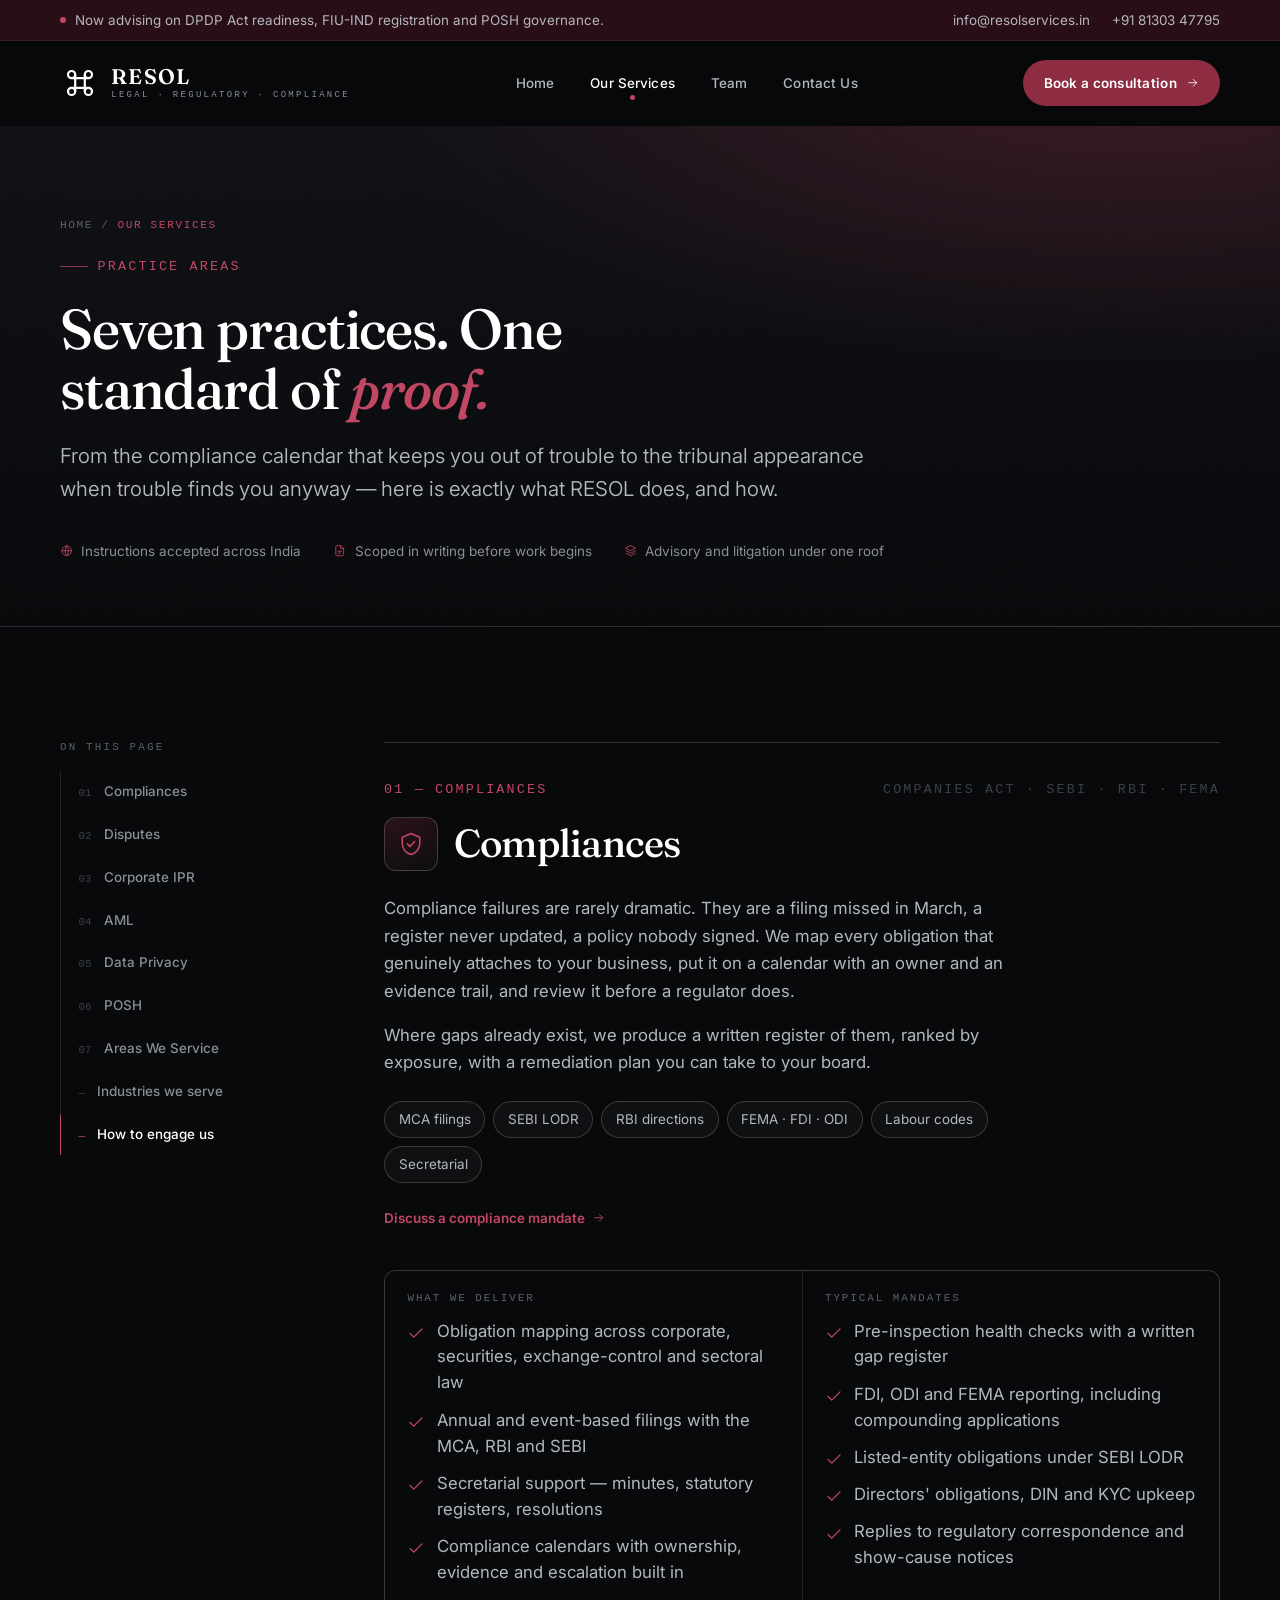
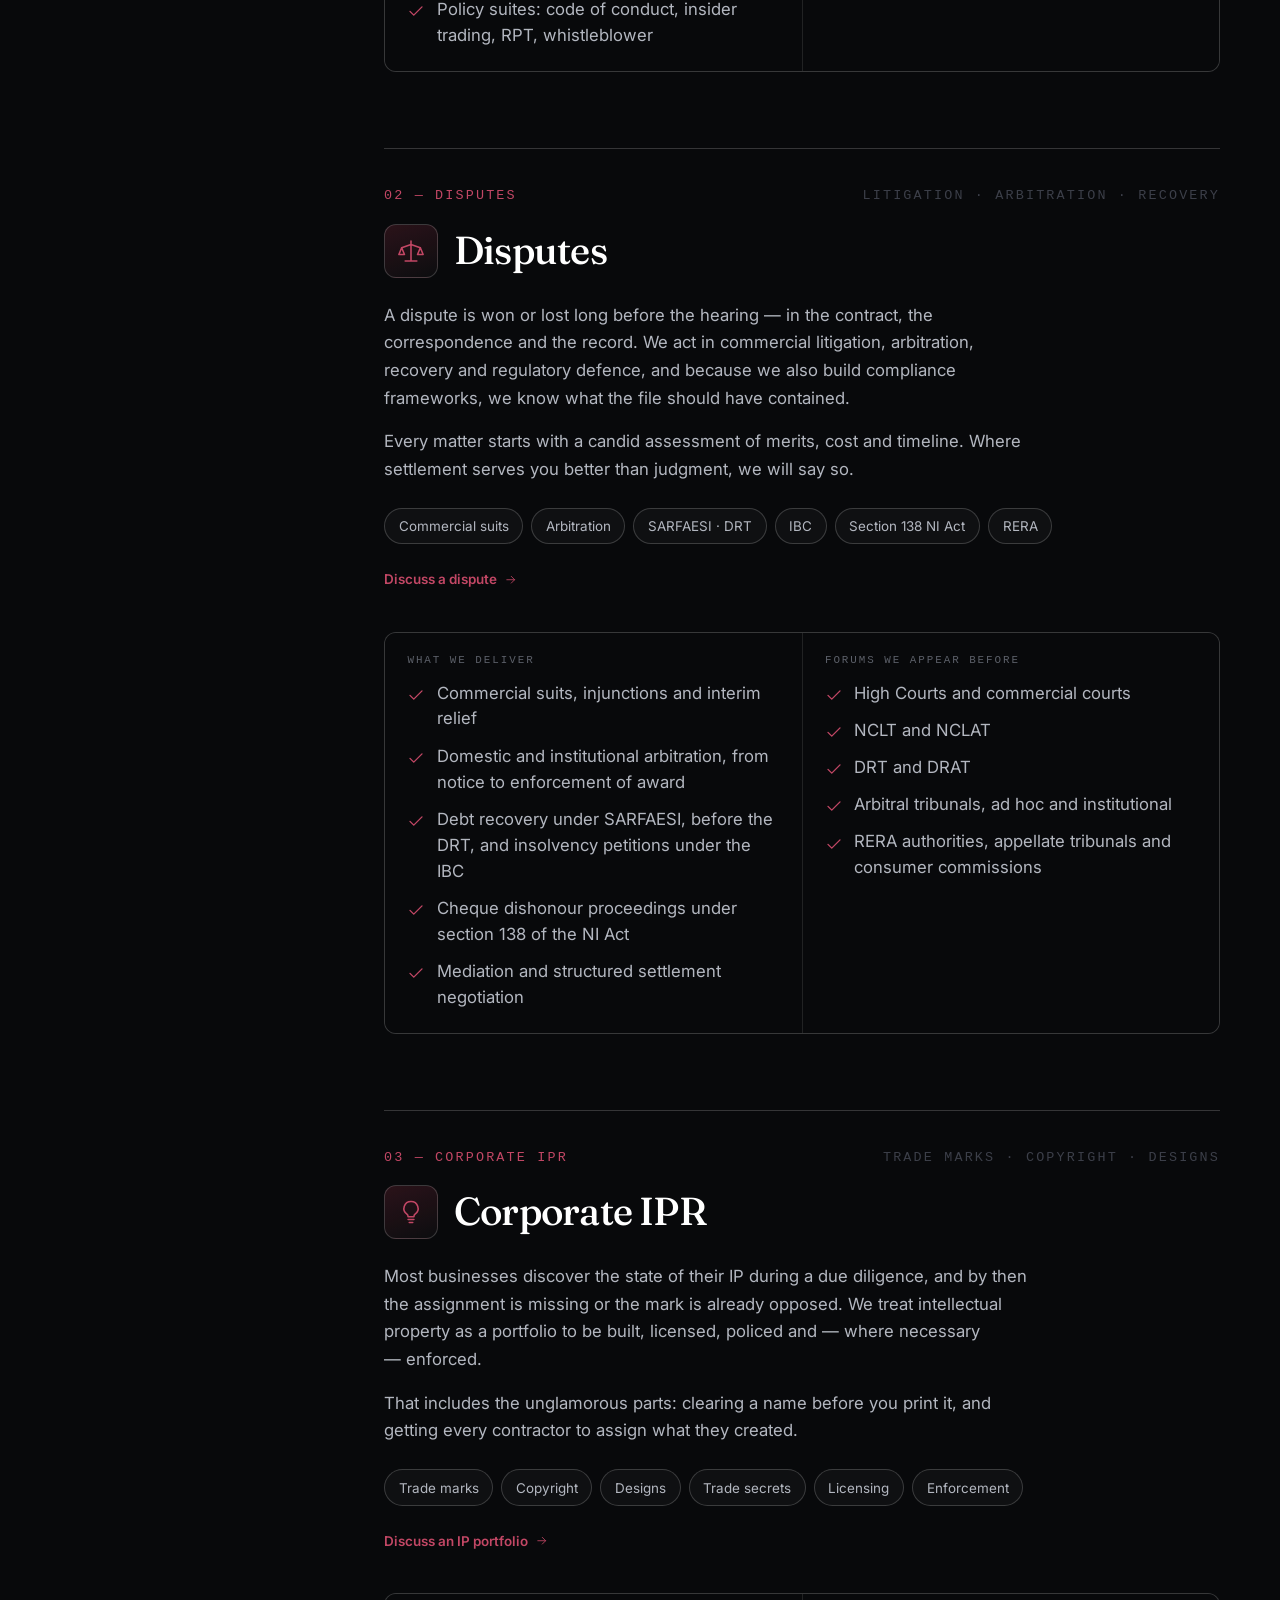
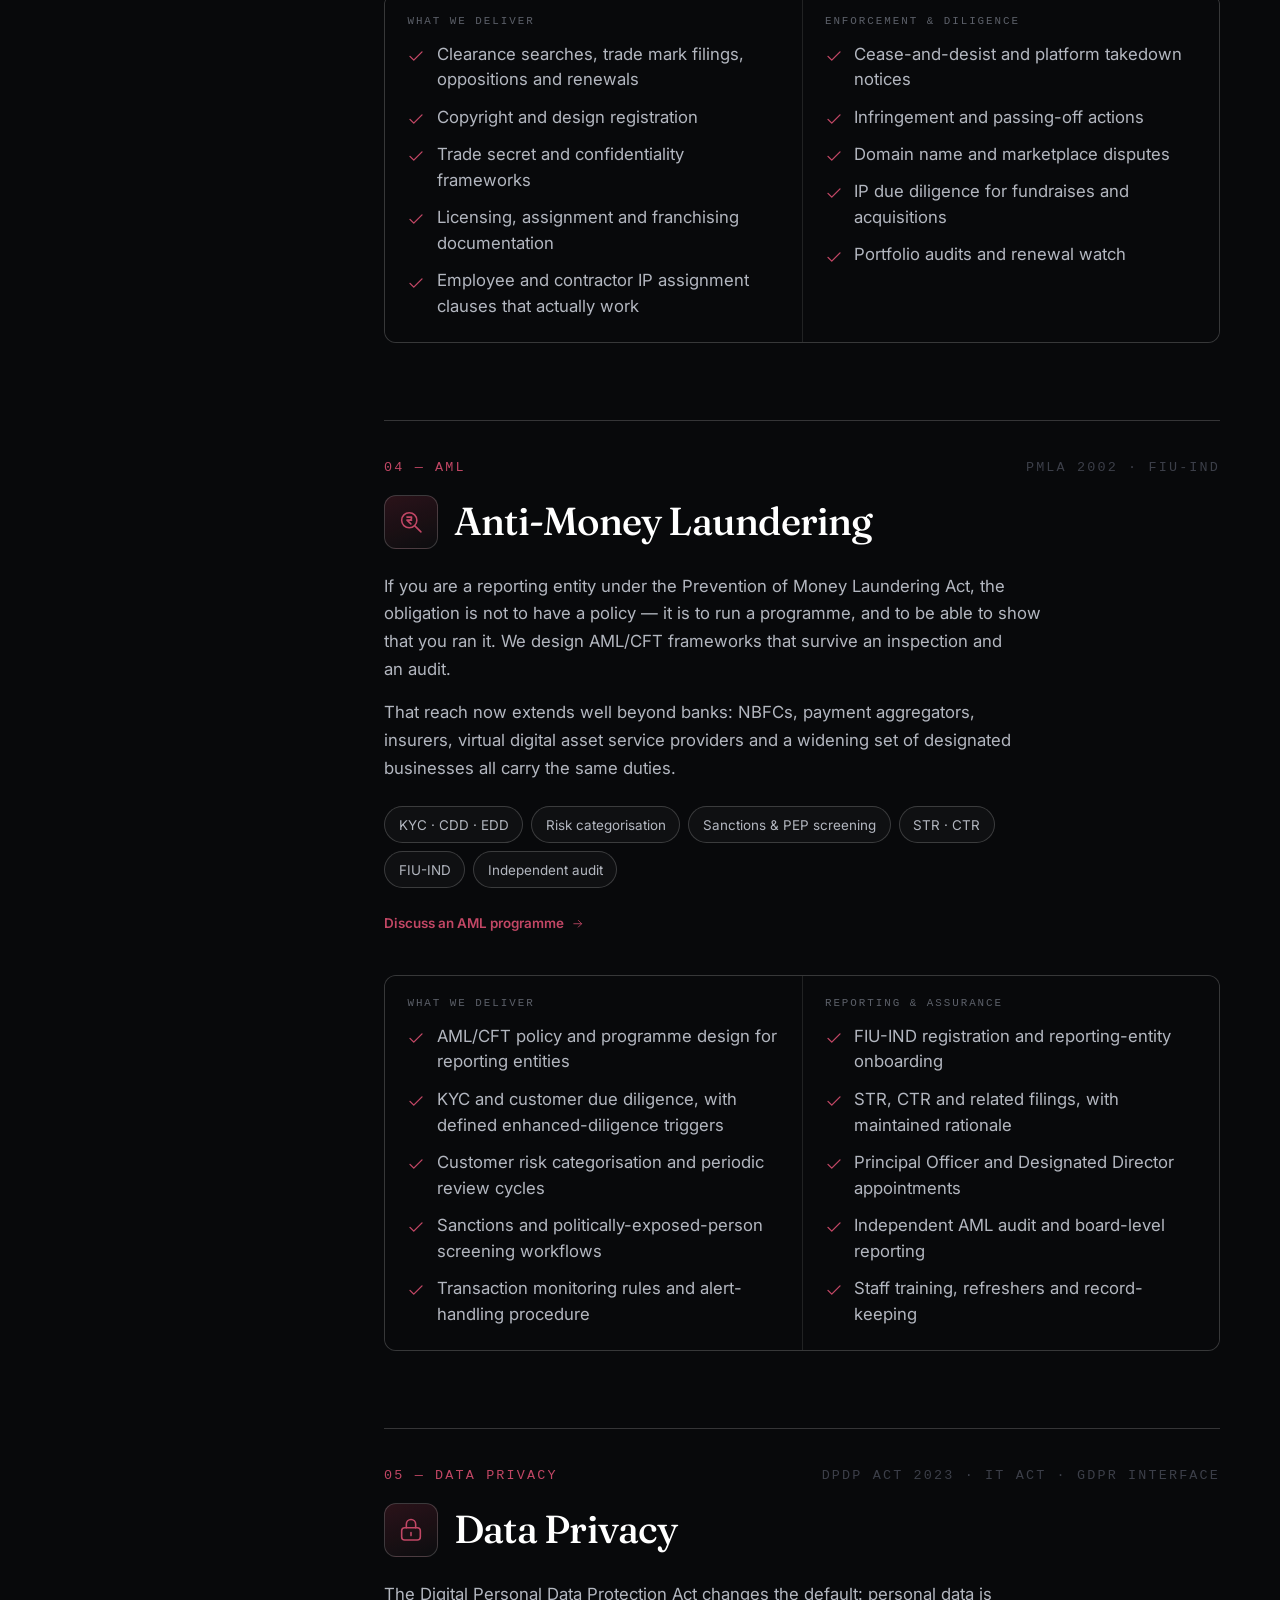
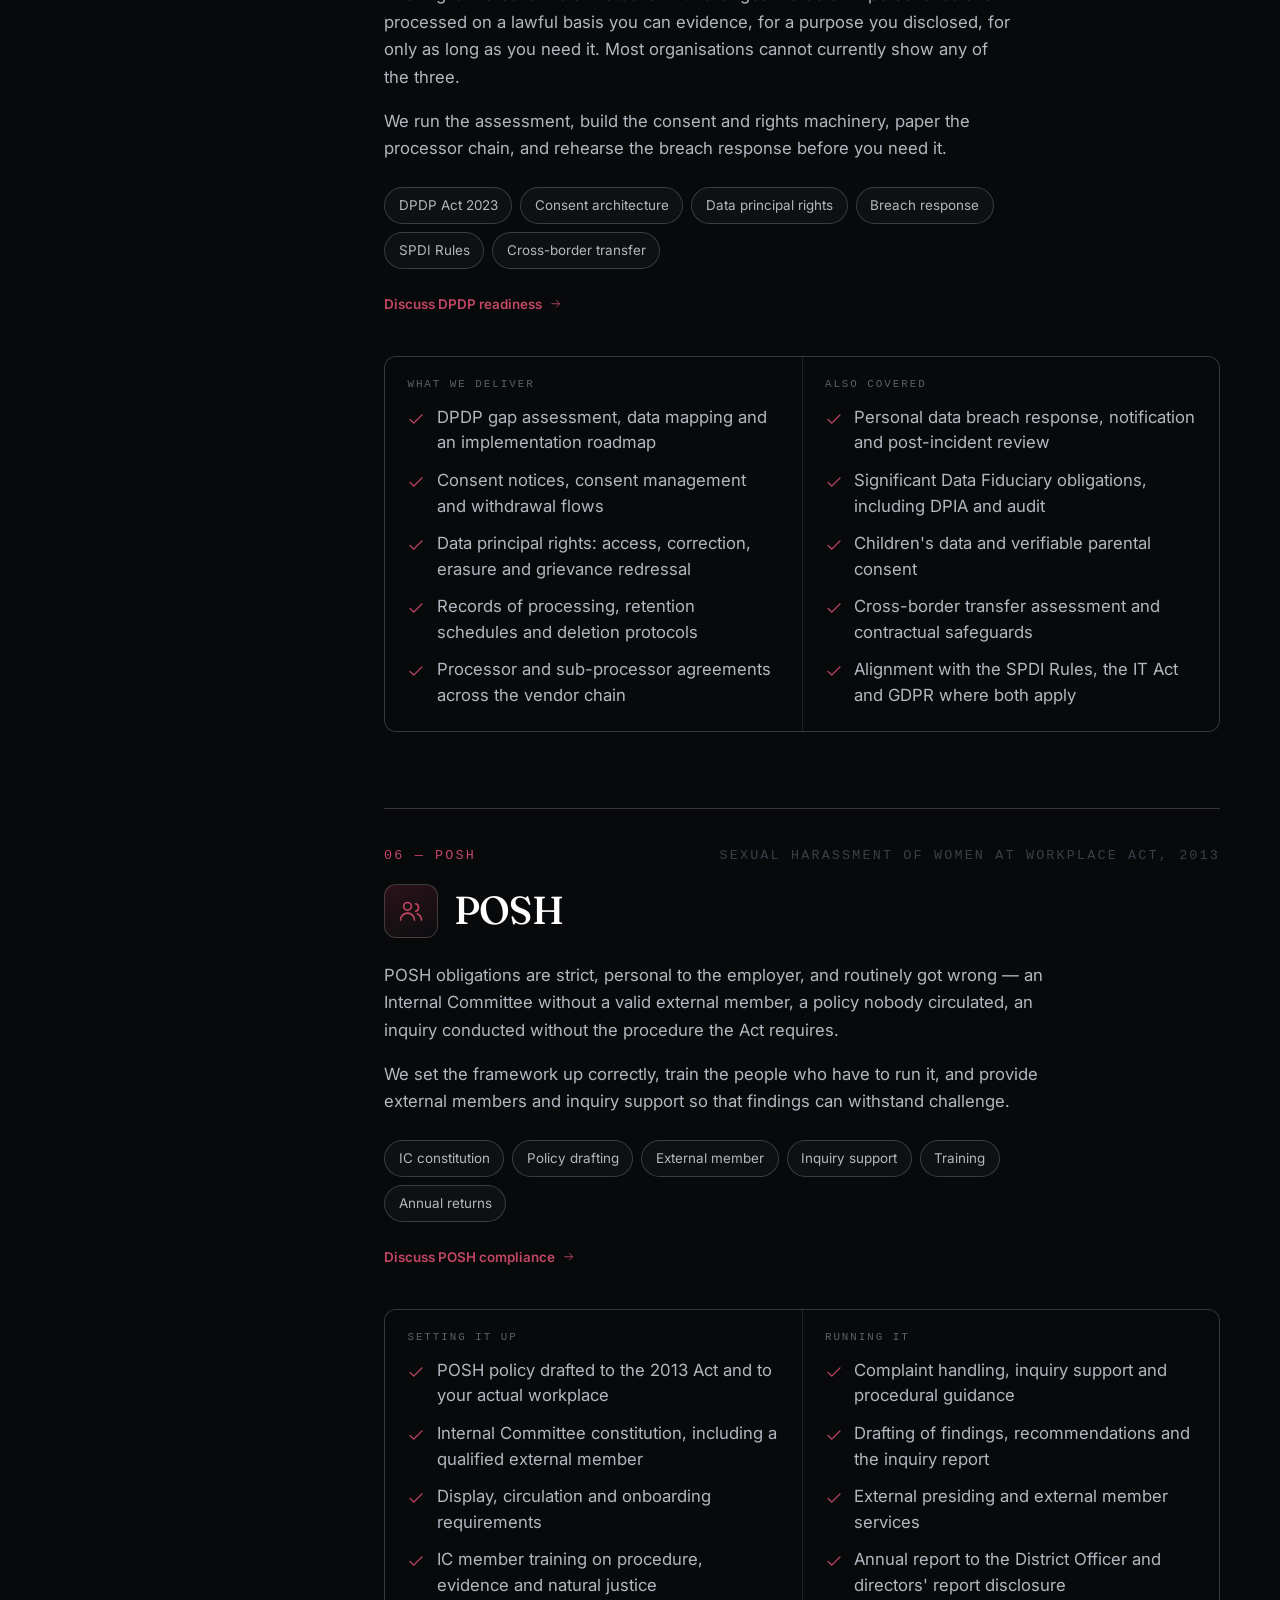
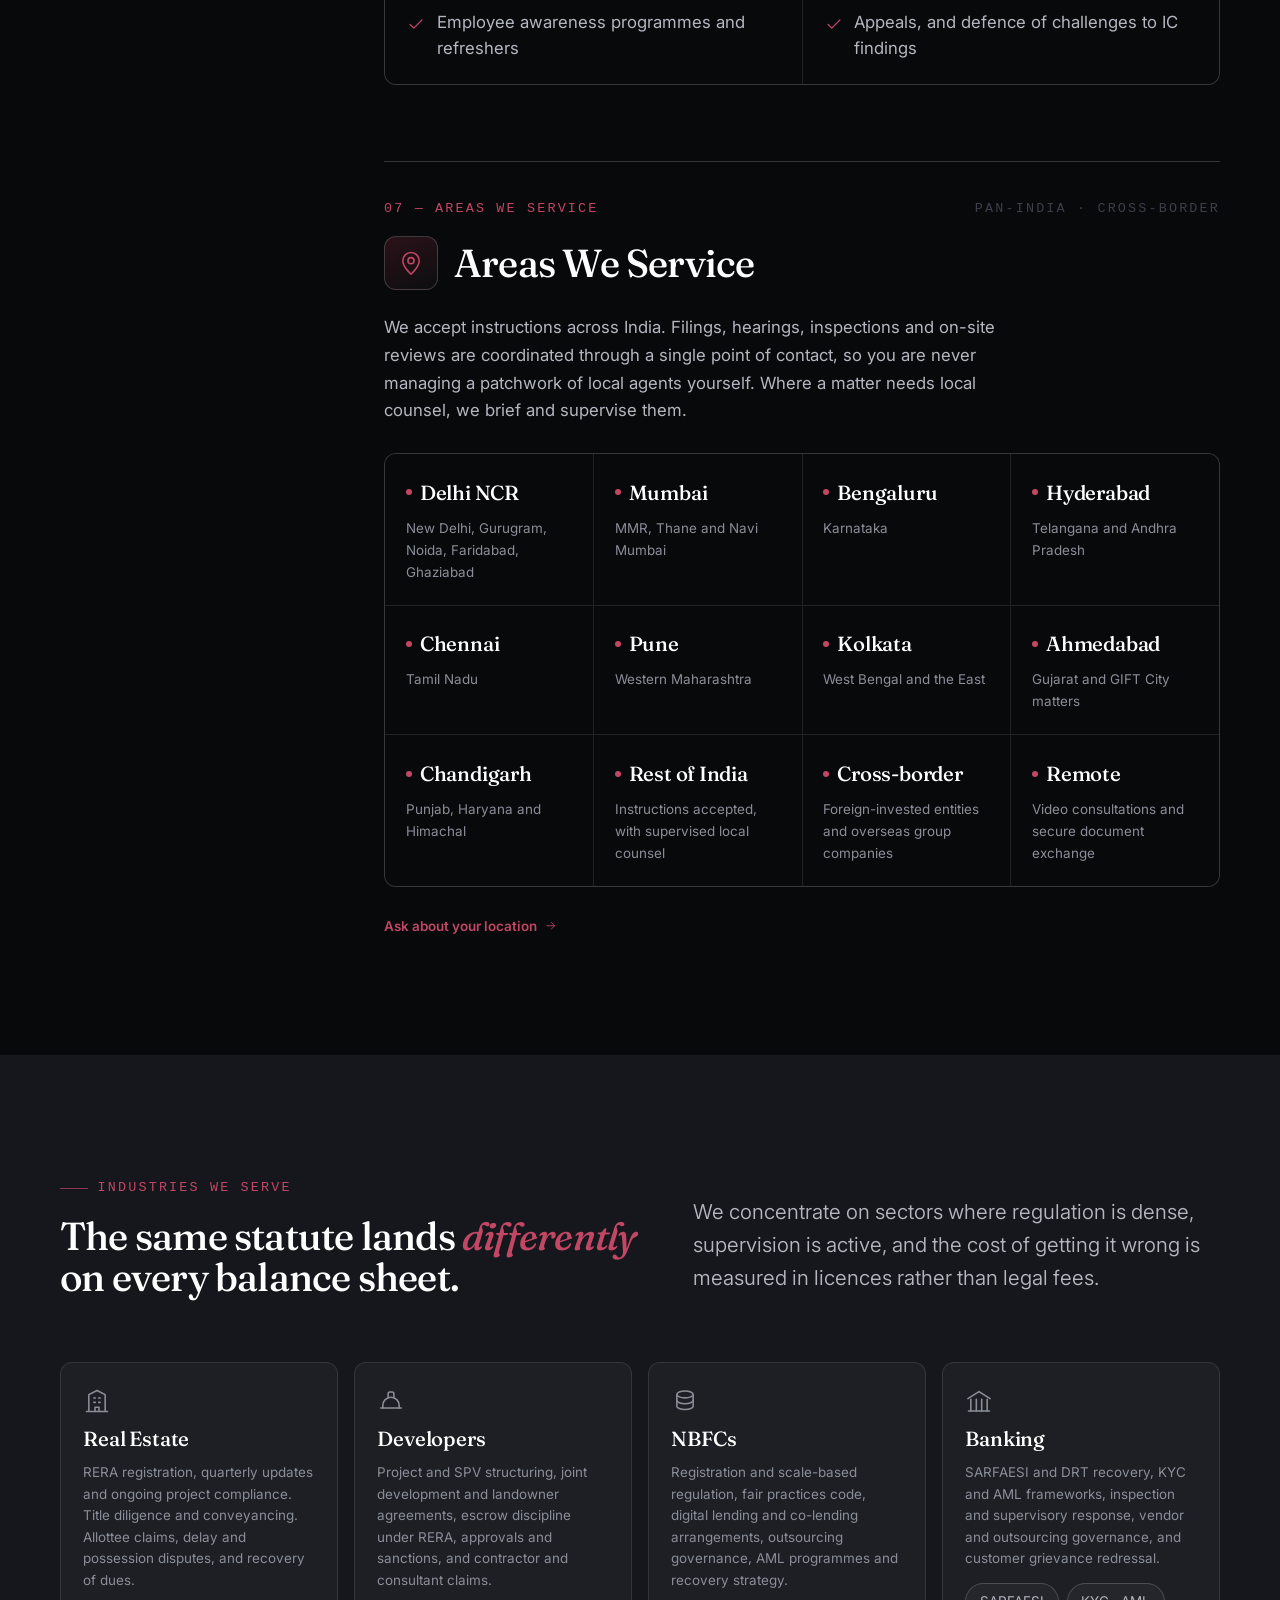
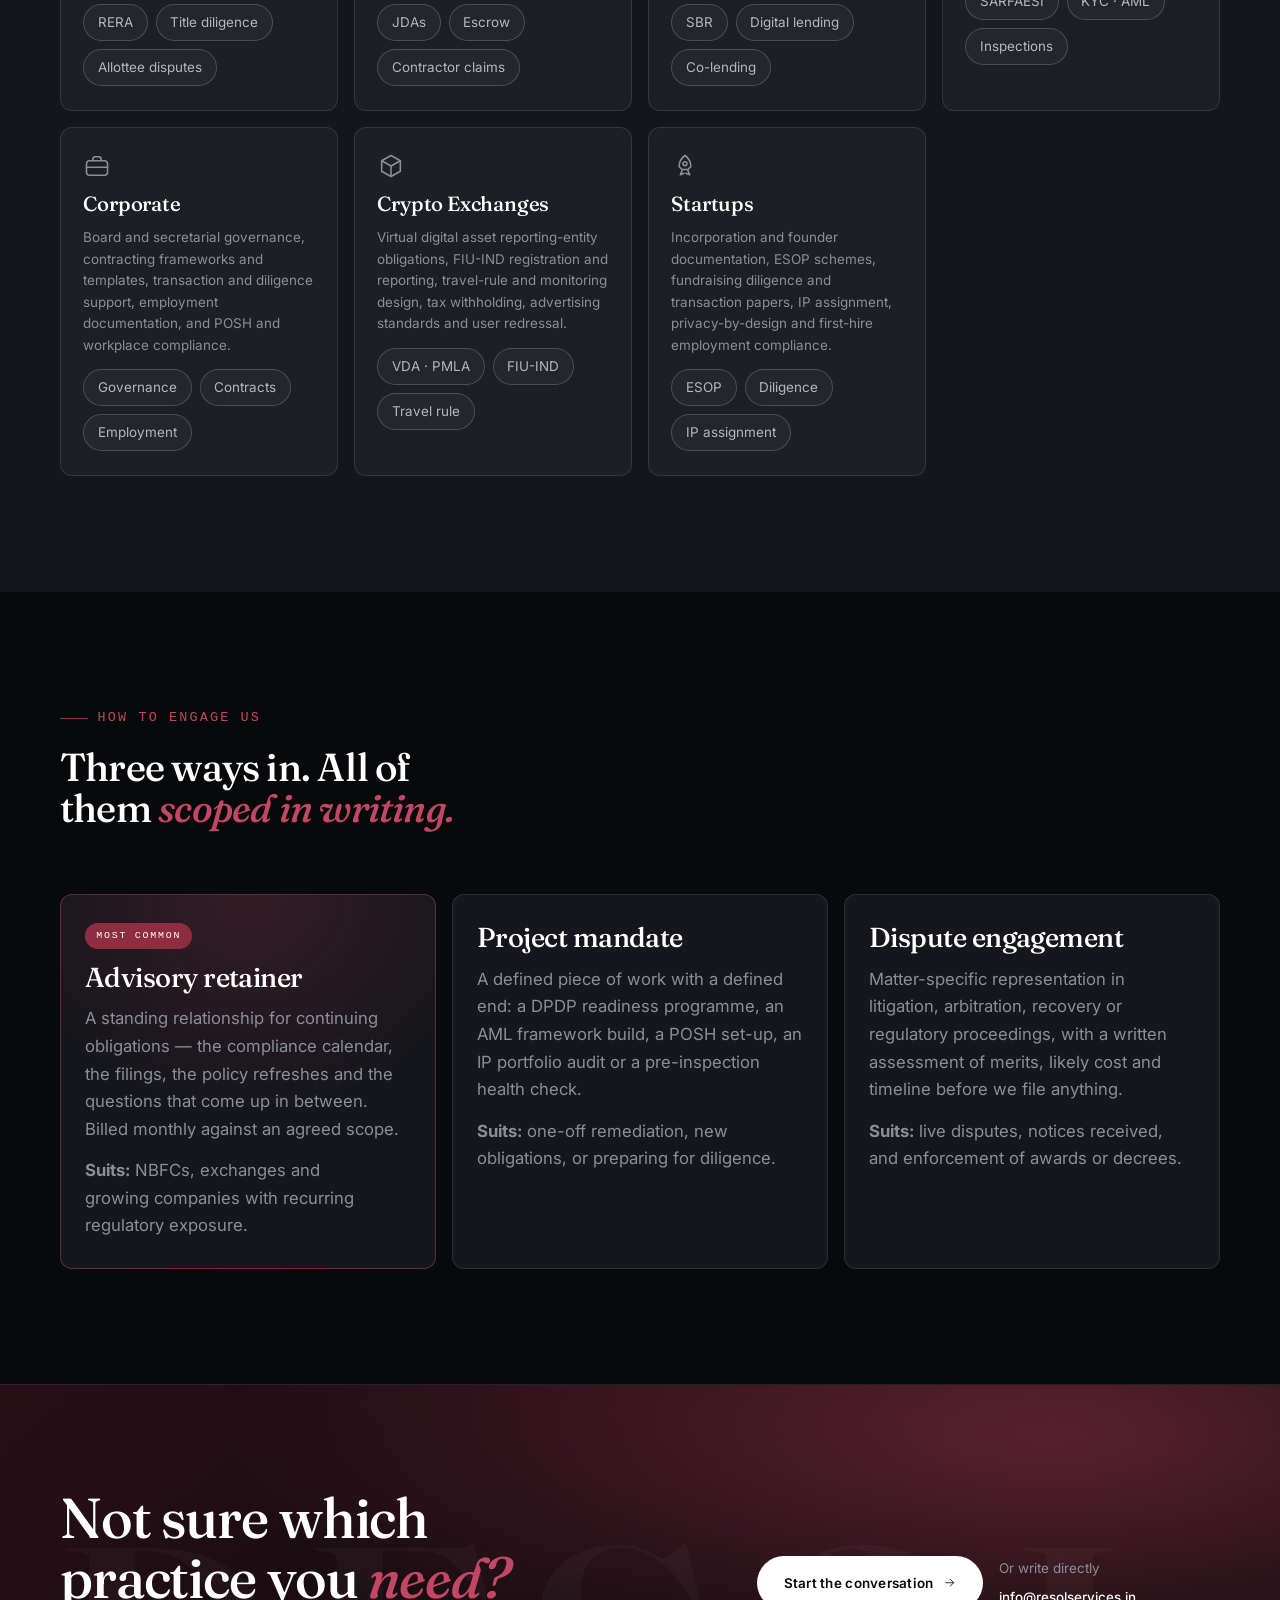
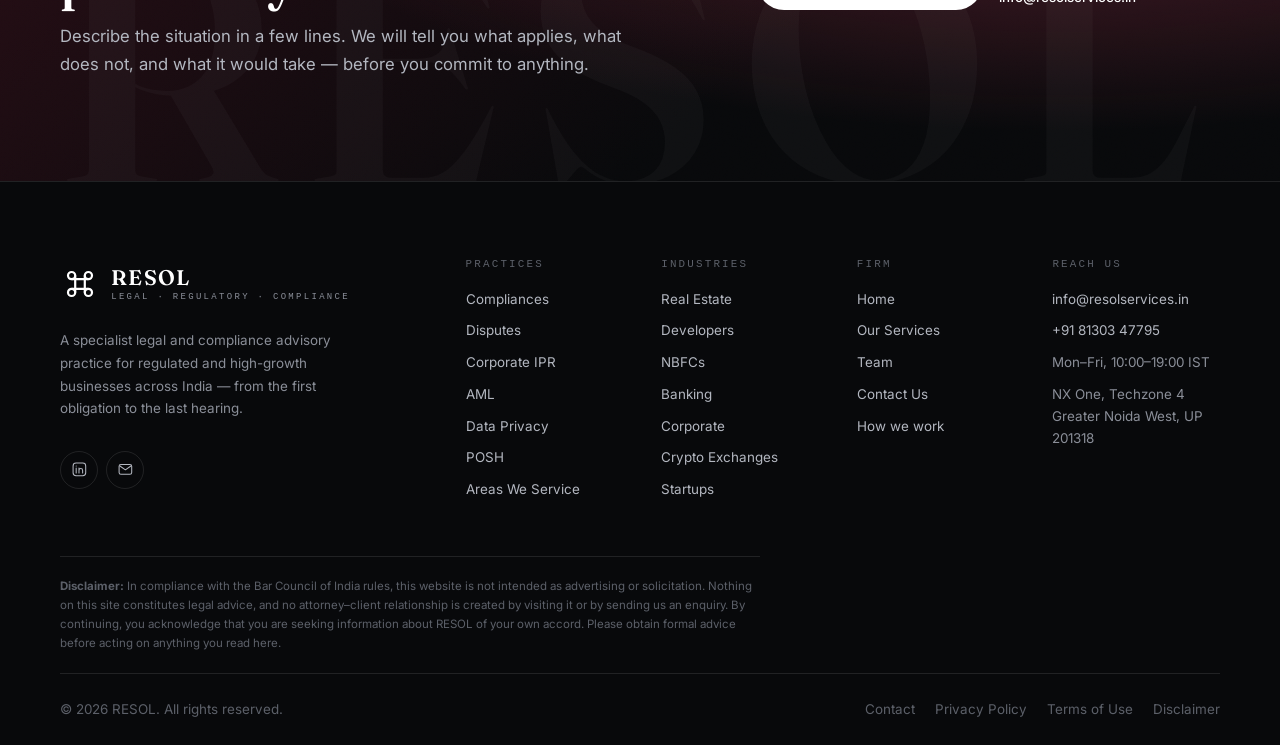
<file: services.html>
<!doctype html>
<html lang="en-IN">
<head>
<meta charset="utf-8">
<script>document.documentElement.classList.add("js");</script>
<meta name="viewport" content="width=device-width, initial-scale=1">
<title>Our Services — Compliances, Disputes, IPR, AML, Data Privacy &amp; POSH | RESOL</title>
<meta name="description" content="RESOL's practice areas: regulatory compliances, disputes and arbitration, corporate IPR, AML under the PMLA, DPDP Act data privacy and POSH — for real estate, developers, NBFCs, banking, corporate, crypto exchanges and startups across India.">
<link rel="canonical" href="https://resolservices.in/services.html">
<meta name="theme-color" content="#08090B">
<meta name="robots" content="index, follow">

<meta property="og:type" content="website">
<meta property="og:site_name" content="RESOL">
<meta property="og:title" content="Our Services — RESOL">
<meta property="og:description" content="Seven practice areas built for regulated businesses in India: compliances, disputes, corporate IPR, AML, data privacy and POSH.">
<meta property="og:url" content="https://resolservices.in/services.html">
<meta property="og:image" content="https://resolservices.in/assets/img/og-cover.png">
<meta name="twitter:card" content="summary_large_image">

<link rel="icon" href="assets/img/favicon.svg" type="image/svg+xml">
<link rel="apple-touch-icon" href="assets/img/apple-touch-icon.png">

<link rel="preconnect" href="https://fonts.googleapis.com">
<link rel="preconnect" href="https://fonts.gstatic.com" crossorigin>
<link rel="stylesheet" href="https://fonts.googleapis.com/css2?family=Fraunces:ital,opsz,wght@0,9..144,300..700;1,9..144,300..700&family=Inter:wght@300..700&display=swap">
<link rel="stylesheet" href="assets/css/style.css">

<script type="application/ld+json">
{
  "@context": "https://schema.org",
  "@type": "BreadcrumbList",
  "itemListElement": [
    { "@type": "ListItem", "position": 1, "name": "Home", "item": "https://resolservices.in/" },
    { "@type": "ListItem", "position": 2, "name": "Our Services", "item": "https://resolservices.in/services.html" }
  ]
}
</script>
</head>
<body>
<svg class="sr-only" aria-hidden="true" focusable="false" xmlns="http://www.w3.org/2000/svg"><defs>
<symbol id="i-arrow" viewBox="0 0 24 24"><path d="M5 12h14M13 6l6 6-6 6"/></symbol>
<symbol id="i-arrow-up" viewBox="0 0 24 24"><path d="M12 19V5M6 11l6-6 6 6"/></symbol>
<symbol id="i-check" viewBox="0 0 24 24"><path d="m4 12.5 5 5 11-11"/></symbol>
<symbol id="i-shield" viewBox="0 0 24 24"><path d="M12 3 4.5 6.2v5.4c0 4.4 3.1 8.5 7.5 9.4 4.4-.9 7.5-5 7.5-9.4V6.2Z"/><path d="m8.9 11.9 2.2 2.2 4-4.3"/></symbol>
<symbol id="i-scale" viewBox="0 0 24 24"><path d="M12 3.5v17M7 20.5h10M12 6.5 4 9.2M12 6.5l8 2.7"/><path d="M4 9.2 1.6 15h4.8ZM20 9.2 17.6 15h4.8Z"/></symbol>
<symbol id="i-pin" viewBox="0 0 24 24"><path d="M12 21.5s7-6 7-11.5a7 7 0 1 0-14 0c0 5.5 7 11.5 7 11.5Z"/><circle cx="12" cy="10" r="2.6"/></symbol>
<symbol id="i-bulb" viewBox="0 0 24 24"><path d="M12 3a6 6 0 0 0-3.5 10.9c.6.5 1 1.3 1 2.1h5c0-.8.4-1.6 1-2.1A6 6 0 0 0 12 3Z"/><path d="M9.5 18.5h5M10.5 21h3"/></symbol>
<symbol id="i-aml" viewBox="0 0 24 24"><circle cx="10.5" cy="10.5" r="6.5"/><path d="m15.5 15.5 5 5"/><path d="M8.5 7.8h4M8.5 10.4h4M12.5 7.8a2.2 2.2 0 0 1-2.2 2.6H8.5l3.4 3.2"/></symbol>
<symbol id="i-lock" viewBox="0 0 24 24"><rect x="4" y="10" width="16" height="10.5" rx="2.6"/><path d="M8 10V7a4 4 0 0 1 8 0v3M12 14.2v2.6"/></symbol>
<symbol id="i-users" viewBox="0 0 24 24"><circle cx="9" cy="8" r="3.3"/><path d="M3 19.8a6 6 0 0 1 12 0"/><path d="M16 5.8a3.3 3.3 0 0 1 0 6.4M17.4 14.4a6 6 0 0 1 3.6 5.4"/></symbol>
<symbol id="i-building" viewBox="0 0 24 24"><path d="M3 21h18M5 21V6.5L12 3l7 3.5V21"/><path d="M9.3 9.5h1.2M13.5 9.5h1.2M9.3 13.2h1.2M13.5 13.2h1.2M10.3 21v-3.6h3.4V21"/></symbol>
<symbol id="i-hardhat" viewBox="0 0 24 24"><path d="M3.2 18h17.6"/><path d="M5 18v-2.2a7 7 0 0 1 14 0V18"/><path d="M9.5 9.3V5.9a1.6 1.6 0 0 1 1.6-1.6h1.8a1.6 1.6 0 0 1 1.6 1.6v3.4"/></symbol>
<symbol id="i-coins" viewBox="0 0 24 24"><ellipse cx="12" cy="6.4" rx="7" ry="2.9"/><path d="M5 6.4v5c0 1.6 3.1 2.9 7 2.9s7-1.3 7-2.9v-5"/><path d="M5 11.4v5c0 1.6 3.1 2.9 7 2.9s7-1.3 7-2.9v-5"/></symbol>
<symbol id="i-bank" viewBox="0 0 24 24"><path d="M3 20.5h18M2.5 10 12 4l9.5 6"/><path d="M5 20.5V10.5M9.7 20.5V10.5M14.3 20.5V10.5M19 20.5V10.5"/></symbol>
<symbol id="i-briefcase" viewBox="0 0 24 24"><rect x="3" y="7.5" width="18" height="12.5" rx="2.6"/><path d="M8.5 7.5V6a2 2 0 0 1 2-2h3a2 2 0 0 1 2 2v1.5M3 13h18"/></symbol>
<symbol id="i-cube" viewBox="0 0 24 24"><path d="m12 3 8 4.5v9L12 21l-8-4.5v-9Z"/><path d="M12 12 4 7.5M12 12l8-4.5M12 12v9"/></symbol>
<symbol id="i-rocket" viewBox="0 0 24 24"><path d="M12 3c3 2.1 5 5.7 5 9.5L14.5 15h-5L7 12.5C7 8.7 9 5.1 12 3Z"/><circle cx="12" cy="10" r="1.7"/><path d="M9.6 15.4 8 19.5l3.1-1.3M14.4 15.4 16 19.5l-3.1-1.3"/></symbol>
<symbol id="i-mail" viewBox="0 0 24 24"><rect x="3" y="5" width="18" height="14" rx="2.6"/><path d="m4.2 7.2 7.8 5.4 7.8-5.4"/></symbol>
<symbol id="i-phone" viewBox="0 0 24 24"><path d="M7 3.5h3l1.5 4-2 1.4a12.2 12.2 0 0 0 5.6 5.6l1.4-2 4 1.5v3a2 2 0 0 1-2.2 2A16.6 16.6 0 0 1 5.5 5.7 2 2 0 0 1 7 3.5Z"/></symbol>
<symbol id="i-clock" viewBox="0 0 24 24"><circle cx="12" cy="12" r="8.6"/><path d="M12 7.2V12l3.2 2"/></symbol>
<symbol id="i-globe" viewBox="0 0 24 24"><circle cx="12" cy="12" r="8.6"/><path d="M3.4 12h17.2"/><path d="M12 3.4a13.5 13.5 0 0 1 0 17.2 13.5 13.5 0 0 1 0-17.2Z"/></symbol>
<symbol id="i-doc" viewBox="0 0 24 24"><path d="M13.6 3H7a2 2 0 0 0-2 2v14a2 2 0 0 0 2 2h10a2 2 0 0 0 2-2V8.4Z"/><path d="M13.6 3v5.4H19M8.6 13h6.8M8.6 16.4h4.8"/></symbol>
<symbol id="i-compass" viewBox="0 0 24 24"><circle cx="12" cy="12" r="8.6"/><path d="m15.2 8.8-1.9 4.5-4.5 1.9 1.9-4.5Z"/></symbol>
<symbol id="i-layers" viewBox="0 0 24 24"><path d="m12 3 8.5 4.6L12 12.2 3.5 7.6Z"/><path d="m3.5 12 8.5 4.6L20.5 12M3.5 16.4 12 21l8.5-4.6"/></symbol>
<symbol id="i-linkedin" viewBox="0 0 24 24"><rect x="3" y="3" width="18" height="18" rx="4.2"/><path d="M7.4 10.2v7M7.4 7.2v.02M11.4 17.2v-7M11.4 13.4a2.6 2.6 0 0 1 5.2 0v3.8"/></symbol>
<symbol id="i-x" viewBox="0 0 24 24"><path class="icon--fill" d="M17.53 3h3.2l-6.99 7.99L22 21h-6.44l-5.05-6.6L4.74 21H1.53l7.48-8.55L1.5 3h6.6l4.57 6.03ZM16.4 19.08h1.77L7.68 4.81H5.78Z"/></symbol>
<symbol id="i-instagram" viewBox="0 0 24 24"><rect x="3" y="3" width="18" height="18" rx="5.2"/><circle cx="12" cy="12" r="4"/><circle class="icon--fill" cx="17.2" cy="6.8" r="1.1"/></symbol>
</defs></svg>
<a class="skip-link" href="#main">Skip to content</a>
<div class="progress" aria-hidden="true"></div>

<div class="topbar">
  <div class="container topbar__inner">
    <p class="topbar__note"><span class="topbar__dot" aria-hidden="true"></span> Now advising on DPDP Act readiness, FIU-IND registration and POSH governance.</p>
    <div class="topbar__links">
      <a class="topbar__email" href="mailto:info@resolservices.in">info@resolservices.in</a>
      <a href="tel:+918130347795">+91 81303 47795</a>
    </div>
  </div>
</div>

<header class="header">
  <div class="container header__inner">
    <a class="logo" href="index.html" aria-label="RESOL — home">
      <svg class="logo__mark" viewBox="0 0 100 100" aria-hidden="true">
        <g fill="none" stroke="currentColor" stroke-width="5.5" stroke-linecap="butt">
          <circle cx="29" cy="29" r="9"/><circle cx="71" cy="29" r="9"/>
          <circle cx="29" cy="71" r="9"/><circle cx="71" cy="71" r="9"/>
          <path d="M38 29v42M62 29v42M29 38h42M29 62h42"/>
        </g>
      </svg>
      <span class="logo__type">
        <span class="logo__word">RESOL</span>
        <span class="logo__sub">Legal · Regulatory · Compliance</span>
      </span>
    </a>

    <nav class="nav" aria-label="Primary">
      <ul class="nav__list">
        <li><a class="nav__link" href="index.html">Home</a></li>
        <li><a class="nav__link" href="services.html" aria-current="page">Our Services</a></li>
        <li><a class="nav__link" href="team.html">Team</a></li>
        <li><a class="nav__link" href="contact.html">Contact Us</a></li>
      </ul>
    </nav>

    <div class="header__actions">
      <a class="btn btn--sm header__cta" href="contact.html">Book a consultation
        <svg class="icon icon--sm btn-arrow" aria-hidden="true"><use href="#i-arrow"></use></svg>
      </a>
      <button class="menu-toggle" type="button" aria-expanded="false" aria-controls="drawer" aria-label="Open menu">
        <span></span><span></span><span></span>
      </button>
    </div>
  </div>
</header>

<div class="drawer" id="drawer">
  <nav aria-label="Mobile">
    <ul class="drawer__list">
      <li><a class="drawer__link" href="index.html"><span>01</span> Home</a></li>
      <li><a class="drawer__link" href="services.html"><span>02</span> Our Services</a></li>
      <li><a class="drawer__link" href="team.html"><span>03</span> Team</a></li>
      <li><a class="drawer__link" href="contact.html"><span>04</span> Contact Us</a></li>
    </ul>
  </nav>
  <div class="drawer__foot">
    <div class="drawer__contact">
      <span>Write to us</span>
      <a href="mailto:info@resolservices.in">info@resolservices.in</a>
    </div>
    <a class="btn" href="contact.html">Book a consultation
      <svg class="icon icon--sm btn-arrow" aria-hidden="true"><use href="#i-arrow"></use></svg>
    </a>
  </div>
</div>

<main id="main">

<!-- ========================== PAGE HERO ============================ -->
<section class="page-hero grain">
  <div class="container page-hero__inner">
    <nav class="breadcrumb" aria-label="Breadcrumb">
      <a href="index.html">Home</a> <span aria-hidden="true">/</span> <span aria-current="page">Our Services</span>
    </nav>
    <span class="kicker">Practice areas</span>
    <h1 class="page-hero__title">Seven practices. One standard of <span class="em">proof.</span></h1>
    <p class="lede">From the compliance calendar that keeps you out of trouble to the tribunal appearance when trouble finds you anyway — here is exactly what RESOL does, and how.</p>
    <div class="page-hero__meta">
      <span><svg class="icon icon--sm" aria-hidden="true"><use href="#i-globe"></use></svg> Instructions accepted across India</span>
      <span><svg class="icon icon--sm" aria-hidden="true"><use href="#i-doc"></use></svg> Scoped in writing before work begins</span>
      <span><svg class="icon icon--sm" aria-hidden="true"><use href="#i-layers"></use></svg> Advisory and litigation under one roof</span>
    </div>
  </div>
</section>

<!-- ========================= PRACTICE LIST ========================= -->
<section class="panel section">
  <div class="container">
    <div class="practice-layout">

      <!-- Sticky index -->
      <nav class="practice-nav" aria-label="Practice areas">
        <h2 class="practice-nav__title">On this page</h2>
        <ul class="practice-nav__list">
          <li><a class="practice-nav__link" href="#compliances"><em>01</em> Compliances</a></li>
          <li><a class="practice-nav__link" href="#disputes"><em>02</em> Disputes</a></li>
          <li><a class="practice-nav__link" href="#ipr"><em>03</em> Corporate IPR</a></li>
          <li><a class="practice-nav__link" href="#aml"><em>04</em> AML</a></li>
          <li><a class="practice-nav__link" href="#data-privacy"><em>05</em> Data Privacy</a></li>
          <li><a class="practice-nav__link" href="#posh"><em>06</em> POSH</a></li>
          <li><a class="practice-nav__link" href="#areas"><em>07</em> Areas We Service</a></li>
          <li><a class="practice-nav__link" href="#industries"><em>—</em> Industries we serve</a></li>
          <li><a class="practice-nav__link" href="#engagement"><em>—</em> How to engage us</a></li>
        </ul>
      </nav>

      <div class="practice-list">

        <!-- 01 COMPLIANCES -->
        <article class="practice" id="compliances">
          <header class="practice__head">
            <p class="practice__eyebrow"><span>01 — Compliances</span><span>Companies Act · SEBI · RBI · FEMA</span></p>
            <h2 class="practice__title h2">
              <span class="icon-shell"><svg class="icon icon--lg" aria-hidden="true"><use href="#i-shield"></use></svg></span>
              Compliances
            </h2>
          </header>
          <div class="practice__body">
            <div class="practice__intro">
              <p class="practice__text">Compliance failures are rarely dramatic. They are a filing missed in March, a register never updated, a policy nobody signed. We map every obligation that genuinely attaches to your business, put it on a calendar with an owner and an evidence trail, and review it before a regulator does.</p>
              <p class="practice__text" style="margin-top:1rem">Where gaps already exist, we produce a written register of them, ranked by exposure, with a remediation plan you can take to your board.</p>
              <div class="tag-cloud" style="margin-top:1.5rem">
                <span class="tag">MCA filings</span><span class="tag">SEBI LODR</span><span class="tag">RBI directions</span>
                <span class="tag">FEMA · FDI · ODI</span><span class="tag">Labour codes</span><span class="tag">Secretarial</span>
              </div>
              <a class="link" href="contact.html?service=Compliances" style="margin-top:1.5rem">Discuss a compliance mandate
                <svg class="icon icon--sm" aria-hidden="true"><use href="#i-arrow"></use></svg>
              </a>
            </div>
            <div class="deliver reveal">
              <div class="deliver__group">
                <h3 class="deliver__title">What we deliver</h3>
                <ul class="check-list">
                  <li><svg class="icon" aria-hidden="true"><use href="#i-check"></use></svg> Obligation mapping across corporate, securities, exchange-control and sectoral law</li>
                  <li><svg class="icon" aria-hidden="true"><use href="#i-check"></use></svg> Annual and event-based filings with the MCA, RBI and SEBI</li>
                  <li><svg class="icon" aria-hidden="true"><use href="#i-check"></use></svg> Secretarial support — minutes, statutory registers, resolutions</li>
                  <li><svg class="icon" aria-hidden="true"><use href="#i-check"></use></svg> Compliance calendars with ownership, evidence and escalation built in</li>
                  <li><svg class="icon" aria-hidden="true"><use href="#i-check"></use></svg> Policy suites: code of conduct, insider trading, RPT, whistleblower</li>
                </ul>
              </div>
              <div class="deliver__group">
                <h3 class="deliver__title">Typical mandates</h3>
                <ul class="check-list">
                  <li><svg class="icon" aria-hidden="true"><use href="#i-check"></use></svg> Pre-inspection health checks with a written gap register</li>
                  <li><svg class="icon" aria-hidden="true"><use href="#i-check"></use></svg> FDI, ODI and FEMA reporting, including compounding applications</li>
                  <li><svg class="icon" aria-hidden="true"><use href="#i-check"></use></svg> Listed-entity obligations under SEBI LODR</li>
                  <li><svg class="icon" aria-hidden="true"><use href="#i-check"></use></svg> Directors' obligations, DIN and KYC upkeep</li>
                  <li><svg class="icon" aria-hidden="true"><use href="#i-check"></use></svg> Replies to regulatory correspondence and show-cause notices</li>
                </ul>
              </div>
            </div>
          </div>
        </article>

        <!-- 02 DISPUTES -->
        <article class="practice" id="disputes">
          <header class="practice__head">
            <p class="practice__eyebrow"><span>02 — Disputes</span><span>Litigation · Arbitration · Recovery</span></p>
            <h2 class="practice__title h2">
              <span class="icon-shell"><svg class="icon icon--lg" aria-hidden="true"><use href="#i-scale"></use></svg></span>
              Disputes
            </h2>
          </header>
          <div class="practice__body">
            <div class="practice__intro">
              <p class="practice__text">A dispute is won or lost long before the hearing — in the contract, the correspondence and the record. We act in commercial litigation, arbitration, recovery and regulatory defence, and because we also build compliance frameworks, we know what the file should have contained.</p>
              <p class="practice__text" style="margin-top:1rem">Every matter starts with a candid assessment of merits, cost and timeline. Where settlement serves you better than judgment, we will say so.</p>
              <div class="tag-cloud" style="margin-top:1.5rem">
                <span class="tag">Commercial suits</span><span class="tag">Arbitration</span><span class="tag">SARFAESI · DRT</span>
                <span class="tag">IBC</span><span class="tag">Section 138 NI Act</span><span class="tag">RERA</span>
              </div>
              <a class="link" href="contact.html?service=Disputes" style="margin-top:1.5rem">Discuss a dispute
                <svg class="icon icon--sm" aria-hidden="true"><use href="#i-arrow"></use></svg>
              </a>
            </div>
            <div class="deliver reveal">
              <div class="deliver__group">
                <h3 class="deliver__title">What we deliver</h3>
                <ul class="check-list">
                  <li><svg class="icon" aria-hidden="true"><use href="#i-check"></use></svg> Commercial suits, injunctions and interim relief</li>
                  <li><svg class="icon" aria-hidden="true"><use href="#i-check"></use></svg> Domestic and institutional arbitration, from notice to enforcement of award</li>
                  <li><svg class="icon" aria-hidden="true"><use href="#i-check"></use></svg> Debt recovery under SARFAESI, before the DRT, and insolvency petitions under the IBC</li>
                  <li><svg class="icon" aria-hidden="true"><use href="#i-check"></use></svg> Cheque dishonour proceedings under section 138 of the NI Act</li>
                  <li><svg class="icon" aria-hidden="true"><use href="#i-check"></use></svg> Mediation and structured settlement negotiation</li>
                </ul>
              </div>
              <div class="deliver__group">
                <h3 class="deliver__title">Forums we appear before</h3>
                <ul class="check-list">
                  <li><svg class="icon" aria-hidden="true"><use href="#i-check"></use></svg> High Courts and commercial courts</li>
                  <li><svg class="icon" aria-hidden="true"><use href="#i-check"></use></svg> NCLT and NCLAT</li>
                  <li><svg class="icon" aria-hidden="true"><use href="#i-check"></use></svg> DRT and DRAT</li>
                  <li><svg class="icon" aria-hidden="true"><use href="#i-check"></use></svg> Arbitral tribunals, ad hoc and institutional</li>
                  <li><svg class="icon" aria-hidden="true"><use href="#i-check"></use></svg> RERA authorities, appellate tribunals and consumer commissions</li>
                </ul>
              </div>
            </div>
          </div>
        </article>

        <!-- 03 CORPORATE IPR -->
        <article class="practice" id="ipr">
          <header class="practice__head">
            <p class="practice__eyebrow"><span>03 — Corporate IPR</span><span>Trade marks · Copyright · Designs</span></p>
            <h2 class="practice__title h2">
              <span class="icon-shell"><svg class="icon icon--lg" aria-hidden="true"><use href="#i-bulb"></use></svg></span>
              Corporate IPR
            </h2>
          </header>
          <div class="practice__body">
            <div class="practice__intro">
              <p class="practice__text">Most businesses discover the state of their IP during a due diligence, and by then the assignment is missing or the mark is already opposed. We treat intellectual property as a portfolio to be built, licensed, policed and — where necessary — enforced.</p>
              <p class="practice__text" style="margin-top:1rem">That includes the unglamorous parts: clearing a name before you print it, and getting every contractor to assign what they created.</p>
              <div class="tag-cloud" style="margin-top:1.5rem">
                <span class="tag">Trade marks</span><span class="tag">Copyright</span><span class="tag">Designs</span>
                <span class="tag">Trade secrets</span><span class="tag">Licensing</span><span class="tag">Enforcement</span>
              </div>
              <a class="link" href="contact.html?service=Corporate%20IPR" style="margin-top:1.5rem">Discuss an IP portfolio
                <svg class="icon icon--sm" aria-hidden="true"><use href="#i-arrow"></use></svg>
              </a>
            </div>
            <div class="deliver reveal">
              <div class="deliver__group">
                <h3 class="deliver__title">What we deliver</h3>
                <ul class="check-list">
                  <li><svg class="icon" aria-hidden="true"><use href="#i-check"></use></svg> Clearance searches, trade mark filings, oppositions and renewals</li>
                  <li><svg class="icon" aria-hidden="true"><use href="#i-check"></use></svg> Copyright and design registration</li>
                  <li><svg class="icon" aria-hidden="true"><use href="#i-check"></use></svg> Trade secret and confidentiality frameworks</li>
                  <li><svg class="icon" aria-hidden="true"><use href="#i-check"></use></svg> Licensing, assignment and franchising documentation</li>
                  <li><svg class="icon" aria-hidden="true"><use href="#i-check"></use></svg> Employee and contractor IP assignment clauses that actually work</li>
                </ul>
              </div>
              <div class="deliver__group">
                <h3 class="deliver__title">Enforcement &amp; diligence</h3>
                <ul class="check-list">
                  <li><svg class="icon" aria-hidden="true"><use href="#i-check"></use></svg> Cease-and-desist and platform takedown notices</li>
                  <li><svg class="icon" aria-hidden="true"><use href="#i-check"></use></svg> Infringement and passing-off actions</li>
                  <li><svg class="icon" aria-hidden="true"><use href="#i-check"></use></svg> Domain name and marketplace disputes</li>
                  <li><svg class="icon" aria-hidden="true"><use href="#i-check"></use></svg> IP due diligence for fundraises and acquisitions</li>
                  <li><svg class="icon" aria-hidden="true"><use href="#i-check"></use></svg> Portfolio audits and renewal watch</li>
                </ul>
              </div>
            </div>
          </div>
        </article>

        <!-- 04 AML -->
        <article class="practice" id="aml">
          <header class="practice__head">
            <p class="practice__eyebrow"><span>04 — AML</span><span>PMLA 2002 · FIU-IND</span></p>
            <h2 class="practice__title h2">
              <span class="icon-shell"><svg class="icon icon--lg" aria-hidden="true"><use href="#i-aml"></use></svg></span>
              Anti-Money Laundering
            </h2>
          </header>
          <div class="practice__body">
            <div class="practice__intro">
              <p class="practice__text">If you are a reporting entity under the Prevention of Money Laundering Act, the obligation is not to have a policy — it is to run a programme, and to be able to show that you ran it. We design AML/CFT frameworks that survive an inspection and an audit.</p>
              <p class="practice__text" style="margin-top:1rem">That reach now extends well beyond banks: NBFCs, payment aggregators, insurers, virtual digital asset service providers and a widening set of designated businesses all carry the same duties.</p>
              <div class="tag-cloud" style="margin-top:1.5rem">
                <span class="tag">KYC · CDD · EDD</span><span class="tag">Risk categorisation</span><span class="tag">Sanctions &amp; PEP screening</span>
                <span class="tag">STR · CTR</span><span class="tag">FIU-IND</span><span class="tag">Independent audit</span>
              </div>
              <a class="link" href="contact.html?service=AML" style="margin-top:1.5rem">Discuss an AML programme
                <svg class="icon icon--sm" aria-hidden="true"><use href="#i-arrow"></use></svg>
              </a>
            </div>
            <div class="deliver reveal">
              <div class="deliver__group">
                <h3 class="deliver__title">What we deliver</h3>
                <ul class="check-list">
                  <li><svg class="icon" aria-hidden="true"><use href="#i-check"></use></svg> AML/CFT policy and programme design for reporting entities</li>
                  <li><svg class="icon" aria-hidden="true"><use href="#i-check"></use></svg> KYC and customer due diligence, with defined enhanced-diligence triggers</li>
                  <li><svg class="icon" aria-hidden="true"><use href="#i-check"></use></svg> Customer risk categorisation and periodic review cycles</li>
                  <li><svg class="icon" aria-hidden="true"><use href="#i-check"></use></svg> Sanctions and politically-exposed-person screening workflows</li>
                  <li><svg class="icon" aria-hidden="true"><use href="#i-check"></use></svg> Transaction monitoring rules and alert-handling procedure</li>
                </ul>
              </div>
              <div class="deliver__group">
                <h3 class="deliver__title">Reporting &amp; assurance</h3>
                <ul class="check-list">
                  <li><svg class="icon" aria-hidden="true"><use href="#i-check"></use></svg> FIU-IND registration and reporting-entity onboarding</li>
                  <li><svg class="icon" aria-hidden="true"><use href="#i-check"></use></svg> STR, CTR and related filings, with maintained rationale</li>
                  <li><svg class="icon" aria-hidden="true"><use href="#i-check"></use></svg> Principal Officer and Designated Director appointments</li>
                  <li><svg class="icon" aria-hidden="true"><use href="#i-check"></use></svg> Independent AML audit and board-level reporting</li>
                  <li><svg class="icon" aria-hidden="true"><use href="#i-check"></use></svg> Staff training, refreshers and record-keeping</li>
                </ul>
              </div>
            </div>
          </div>
        </article>

        <!-- 05 DATA PRIVACY -->
        <article class="practice" id="data-privacy">
          <header class="practice__head">
            <p class="practice__eyebrow"><span>05 — Data Privacy</span><span>DPDP Act 2023 · IT Act · GDPR interface</span></p>
            <h2 class="practice__title h2">
              <span class="icon-shell"><svg class="icon icon--lg" aria-hidden="true"><use href="#i-lock"></use></svg></span>
              Data Privacy
            </h2>
          </header>
          <div class="practice__body">
            <div class="practice__intro">
              <p class="practice__text">The Digital Personal Data Protection Act changes the default: personal data is processed on a lawful basis you can evidence, for a purpose you disclosed, for only as long as you need it. Most organisations cannot currently show any of the three.</p>
              <p class="practice__text" style="margin-top:1rem">We run the assessment, build the consent and rights machinery, paper the processor chain, and rehearse the breach response before you need it.</p>
              <div class="tag-cloud" style="margin-top:1.5rem">
                <span class="tag">DPDP Act 2023</span><span class="tag">Consent architecture</span><span class="tag">Data principal rights</span>
                <span class="tag">Breach response</span><span class="tag">SPDI Rules</span><span class="tag">Cross-border transfer</span>
              </div>
              <a class="link" href="contact.html?service=Data%20Privacy" style="margin-top:1.5rem">Discuss DPDP readiness
                <svg class="icon icon--sm" aria-hidden="true"><use href="#i-arrow"></use></svg>
              </a>
            </div>
            <div class="deliver reveal">
              <div class="deliver__group">
                <h3 class="deliver__title">What we deliver</h3>
                <ul class="check-list">
                  <li><svg class="icon" aria-hidden="true"><use href="#i-check"></use></svg> DPDP gap assessment, data mapping and an implementation roadmap</li>
                  <li><svg class="icon" aria-hidden="true"><use href="#i-check"></use></svg> Consent notices, consent management and withdrawal flows</li>
                  <li><svg class="icon" aria-hidden="true"><use href="#i-check"></use></svg> Data principal rights: access, correction, erasure and grievance redressal</li>
                  <li><svg class="icon" aria-hidden="true"><use href="#i-check"></use></svg> Records of processing, retention schedules and deletion protocols</li>
                  <li><svg class="icon" aria-hidden="true"><use href="#i-check"></use></svg> Processor and sub-processor agreements across the vendor chain</li>
                </ul>
              </div>
              <div class="deliver__group">
                <h3 class="deliver__title">Also covered</h3>
                <ul class="check-list">
                  <li><svg class="icon" aria-hidden="true"><use href="#i-check"></use></svg> Personal data breach response, notification and post-incident review</li>
                  <li><svg class="icon" aria-hidden="true"><use href="#i-check"></use></svg> Significant Data Fiduciary obligations, including DPIA and audit</li>
                  <li><svg class="icon" aria-hidden="true"><use href="#i-check"></use></svg> Children's data and verifiable parental consent</li>
                  <li><svg class="icon" aria-hidden="true"><use href="#i-check"></use></svg> Cross-border transfer assessment and contractual safeguards</li>
                  <li><svg class="icon" aria-hidden="true"><use href="#i-check"></use></svg> Alignment with the SPDI Rules, the IT Act and GDPR where both apply</li>
                </ul>
              </div>
            </div>
          </div>
        </article>

        <!-- 06 POSH -->
        <article class="practice" id="posh">
          <header class="practice__head">
            <p class="practice__eyebrow"><span>06 — POSH</span><span>Sexual Harassment of Women at Workplace Act, 2013</span></p>
            <h2 class="practice__title h2">
              <span class="icon-shell"><svg class="icon icon--lg" aria-hidden="true"><use href="#i-users"></use></svg></span>
              POSH
            </h2>
          </header>
          <div class="practice__body">
            <div class="practice__intro">
              <p class="practice__text">POSH obligations are strict, personal to the employer, and routinely got wrong — an Internal Committee without a valid external member, a policy nobody circulated, an inquiry conducted without the procedure the Act requires.</p>
              <p class="practice__text" style="margin-top:1rem">We set the framework up correctly, train the people who have to run it, and provide external members and inquiry support so that findings can withstand challenge.</p>
              <div class="tag-cloud" style="margin-top:1.5rem">
                <span class="tag">IC constitution</span><span class="tag">Policy drafting</span><span class="tag">External member</span>
                <span class="tag">Inquiry support</span><span class="tag">Training</span><span class="tag">Annual returns</span>
              </div>
              <a class="link" href="contact.html?service=POSH" style="margin-top:1.5rem">Discuss POSH compliance
                <svg class="icon icon--sm" aria-hidden="true"><use href="#i-arrow"></use></svg>
              </a>
            </div>
            <div class="deliver reveal">
              <div class="deliver__group">
                <h3 class="deliver__title">Setting it up</h3>
                <ul class="check-list">
                  <li><svg class="icon" aria-hidden="true"><use href="#i-check"></use></svg> POSH policy drafted to the 2013 Act and to your actual workplace</li>
                  <li><svg class="icon" aria-hidden="true"><use href="#i-check"></use></svg> Internal Committee constitution, including a qualified external member</li>
                  <li><svg class="icon" aria-hidden="true"><use href="#i-check"></use></svg> Display, circulation and onboarding requirements</li>
                  <li><svg class="icon" aria-hidden="true"><use href="#i-check"></use></svg> IC member training on procedure, evidence and natural justice</li>
                  <li><svg class="icon" aria-hidden="true"><use href="#i-check"></use></svg> Employee awareness programmes and refreshers</li>
                </ul>
              </div>
              <div class="deliver__group">
                <h3 class="deliver__title">Running it</h3>
                <ul class="check-list">
                  <li><svg class="icon" aria-hidden="true"><use href="#i-check"></use></svg> Complaint handling, inquiry support and procedural guidance</li>
                  <li><svg class="icon" aria-hidden="true"><use href="#i-check"></use></svg> Drafting of findings, recommendations and the inquiry report</li>
                  <li><svg class="icon" aria-hidden="true"><use href="#i-check"></use></svg> External presiding and external member services</li>
                  <li><svg class="icon" aria-hidden="true"><use href="#i-check"></use></svg> Annual report to the District Officer and directors' report disclosure</li>
                  <li><svg class="icon" aria-hidden="true"><use href="#i-check"></use></svg> Appeals, and defence of challenges to IC findings</li>
                </ul>
              </div>
            </div>
          </div>
        </article>

        <!-- 07 AREAS WE SERVICE -->
        <article class="practice" id="areas">
          <header class="practice__head">
            <p class="practice__eyebrow"><span>07 — Areas We Service</span><span>Pan-India · Cross-border</span></p>
            <h2 class="practice__title h2">
              <span class="icon-shell"><svg class="icon icon--lg" aria-hidden="true"><use href="#i-pin"></use></svg></span>
              Areas We Service
            </h2>
          </header>
          <div>
            <p class="practice__text" style="margin-bottom:1.75rem">We accept instructions across India. Filings, hearings, inspections and on-site reviews are coordinated through a single point of contact, so you are never managing a patchwork of local agents yourself. Where a matter needs local counsel, we brief and supervise them.</p>
            <div class="areas reveal">
              <div class="area"><span class="area__city"><span class="dot"></span> Delhi NCR</span><span class="area__note">New Delhi, Gurugram, Noida, Faridabad, Ghaziabad</span></div>
              <div class="area"><span class="area__city"><span class="dot"></span> Mumbai</span><span class="area__note">MMR, Thane and Navi Mumbai</span></div>
              <div class="area"><span class="area__city"><span class="dot"></span> Bengaluru</span><span class="area__note">Karnataka</span></div>
              <div class="area"><span class="area__city"><span class="dot"></span> Hyderabad</span><span class="area__note">Telangana and Andhra Pradesh</span></div>
              <div class="area"><span class="area__city"><span class="dot"></span> Chennai</span><span class="area__note">Tamil Nadu</span></div>
              <div class="area"><span class="area__city"><span class="dot"></span> Pune</span><span class="area__note">Western Maharashtra</span></div>
              <div class="area"><span class="area__city"><span class="dot"></span> Kolkata</span><span class="area__note">West Bengal and the East</span></div>
              <div class="area"><span class="area__city"><span class="dot"></span> Ahmedabad</span><span class="area__note">Gujarat and GIFT City matters</span></div>
              <div class="area"><span class="area__city"><span class="dot"></span> Chandigarh</span><span class="area__note">Punjab, Haryana and Himachal</span></div>
              <div class="area"><span class="area__city"><span class="dot"></span> Rest of India</span><span class="area__note">Instructions accepted, with supervised local counsel</span></div>
              <div class="area"><span class="area__city"><span class="dot"></span> Cross-border</span><span class="area__note">Foreign-invested entities and overseas group companies</span></div>
              <div class="area"><span class="area__city"><span class="dot"></span> Remote</span><span class="area__note">Video consultations and secure document exchange</span></div>
            </div>
            <a class="link" href="contact.html?service=Areas%20We%20Service" style="margin-top:1.75rem">Ask about your location
              <svg class="icon icon--sm" aria-hidden="true"><use href="#i-arrow"></use></svg>
            </a>
          </div>
        </article>

      </div>
    </div>
  </div>
</section>

<!-- ========================== INDUSTRIES =========================== -->
<section class="panel panel--grey section" id="industries">
  <div class="container">
    <div class="section-head section-head--split">
      <div>
        <span class="kicker reveal">Industries we serve</span>
        <h2 class="h2 reveal" style="margin-top:1rem">The same statute lands <span class="em">differently</span> on every balance sheet.</h2>
      </div>
      <p class="lede reveal">We concentrate on sectors where regulation is dense, supervision is active, and the cost of getting it wrong is measured in licences rather than legal fees.</p>
    </div>

    <div class="ind-grid">
      <article class="ind reveal">
        <div class="ind__head"><svg class="icon icon--lg" aria-hidden="true"><use href="#i-building"></use></svg></div>
        <h3 class="ind__name">Real Estate</h3>
        <p class="ind__text">RERA registration, quarterly updates and ongoing project compliance. Title diligence and conveyancing. Allottee claims, delay and possession disputes, and recovery of dues.</p>
        <div class="tag-cloud"><span class="tag">RERA</span><span class="tag">Title diligence</span><span class="tag">Allottee disputes</span></div>
      </article>

      <article class="ind reveal">
        <div class="ind__head"><svg class="icon icon--lg" aria-hidden="true"><use href="#i-hardhat"></use></svg></div>
        <h3 class="ind__name">Developers</h3>
        <p class="ind__text">Project and SPV structuring, joint development and landowner agreements, escrow discipline under RERA, approvals and sanctions, and contractor and consultant claims.</p>
        <div class="tag-cloud"><span class="tag">JDAs</span><span class="tag">Escrow</span><span class="tag">Contractor claims</span></div>
      </article>

      <article class="ind reveal">
        <div class="ind__head"><svg class="icon icon--lg" aria-hidden="true"><use href="#i-coins"></use></svg></div>
        <h3 class="ind__name">NBFCs</h3>
        <p class="ind__text">Registration and scale-based regulation, fair practices code, digital lending and co-lending arrangements, outsourcing governance, AML programmes and recovery strategy.</p>
        <div class="tag-cloud"><span class="tag">SBR</span><span class="tag">Digital lending</span><span class="tag">Co-lending</span></div>
      </article>

      <article class="ind reveal">
        <div class="ind__head"><svg class="icon icon--lg" aria-hidden="true"><use href="#i-bank"></use></svg></div>
        <h3 class="ind__name">Banking</h3>
        <p class="ind__text">SARFAESI and DRT recovery, KYC and AML frameworks, inspection and supervisory response, vendor and outsourcing governance, and customer grievance redressal.</p>
        <div class="tag-cloud"><span class="tag">SARFAESI</span><span class="tag">KYC · AML</span><span class="tag">Inspections</span></div>
      </article>

      <article class="ind reveal">
        <div class="ind__head"><svg class="icon icon--lg" aria-hidden="true"><use href="#i-briefcase"></use></svg></div>
        <h3 class="ind__name">Corporate</h3>
        <p class="ind__text">Board and secretarial governance, contracting frameworks and templates, transaction and diligence support, employment documentation, and POSH and workplace compliance.</p>
        <div class="tag-cloud"><span class="tag">Governance</span><span class="tag">Contracts</span><span class="tag">Employment</span></div>
      </article>

      <article class="ind reveal">
        <div class="ind__head"><svg class="icon icon--lg" aria-hidden="true"><use href="#i-cube"></use></svg></div>
        <h3 class="ind__name">Crypto Exchanges</h3>
        <p class="ind__text">Virtual digital asset reporting-entity obligations, FIU-IND registration and reporting, travel-rule and monitoring design, tax withholding, advertising standards and user redressal.</p>
        <div class="tag-cloud"><span class="tag">VDA · PMLA</span><span class="tag">FIU-IND</span><span class="tag">Travel rule</span></div>
      </article>

      <article class="ind reveal">
        <div class="ind__head"><svg class="icon icon--lg" aria-hidden="true"><use href="#i-rocket"></use></svg></div>
        <h3 class="ind__name">Startups</h3>
        <p class="ind__text">Incorporation and founder documentation, ESOP schemes, fundraising diligence and transaction papers, IP assignment, privacy-by-design and first-hire employment compliance.</p>
        <div class="tag-cloud"><span class="tag">ESOP</span><span class="tag">Diligence</span><span class="tag">IP assignment</span></div>
      </article>
    </div>
  </div>
</section>

<!-- ========================== ENGAGEMENT =========================== -->
<section class="panel section" id="engagement">
  <div class="container">
    <div class="section-head">
      <span class="kicker reveal">How to engage us</span>
      <h2 class="h2 reveal">Three ways in. All of them <span class="em">scoped in writing.</span></h2>
    </div>

    <div class="models">
      <article class="model model--feature reveal">
        <span class="model__badge">Most common</span>
        <h3 class="model__title h3">Advisory retainer</h3>
        <p class="model__text">A standing relationship for continuing obligations — the compliance calendar, the filings, the policy refreshes and the questions that come up in between. Billed monthly against an agreed scope.</p>
        <p class="model__text"><strong>Suits:</strong> NBFCs, exchanges and growing companies with recurring regulatory exposure.</p>
      </article>

      <article class="model reveal">
        <h3 class="model__title h3">Project mandate</h3>
        <p class="model__text">A defined piece of work with a defined end: a DPDP readiness programme, an AML framework build, a POSH set-up, an IP portfolio audit or a pre-inspection health check.</p>
        <p class="model__text"><strong>Suits:</strong> one-off remediation, new obligations, or preparing for diligence.</p>
      </article>

      <article class="model reveal">
        <h3 class="model__title h3">Dispute engagement</h3>
        <p class="model__text">Matter-specific representation in litigation, arbitration, recovery or regulatory proceedings, with a written assessment of merits, likely cost and timeline before we file anything.</p>
        <p class="model__text"><strong>Suits:</strong> live disputes, notices received, and enforcement of awards or decrees.</p>
      </article>
    </div>
  </div>
</section>

<!-- ============================= CTA =============================== -->
<section class="cta grain">
  <span class="cta__ghost" aria-hidden="true">RESOL</span>
  <div class="container cta__inner">
    <div class="reveal">
      <h2 class="cta__title">Not sure which practice you <span class="em">need?</span></h2>
      <p class="cta__text">Describe the situation in a few lines. We will tell you what applies, what does not, and what it would take — before you commit to anything.</p>
    </div>
    <div class="cta__actions reveal" style="--d:.12s">
      <a class="btn btn--light" href="contact.html">Start the conversation
        <svg class="icon icon--sm btn-arrow" aria-hidden="true"><use href="#i-arrow"></use></svg>
      </a>
      <div class="cta__aside">
        <span>Or write directly</span>
        <a href="mailto:info@resolservices.in">info@resolservices.in</a>
      </div>
    </div>
  </div>
</section>

</main>
<!-- ============================ FOOTER ============================= -->
<footer class="footer">
  <div class="container">
    <div class="footer__top">
      <div class="footer__brand">
        <a class="logo" href="index.html" aria-label="RESOL — home">
          <svg class="logo__mark" viewBox="0 0 100 100" aria-hidden="true">
        <g fill="none" stroke="currentColor" stroke-width="5.5" stroke-linecap="butt">
          <circle cx="29" cy="29" r="9"/><circle cx="71" cy="29" r="9"/>
          <circle cx="29" cy="71" r="9"/><circle cx="71" cy="71" r="9"/>
          <path d="M38 29v42M62 29v42M29 38h42M29 62h42"/>
        </g>
      </svg>
          <span class="logo__type">
            <span class="logo__word">RESOL</span>
            <span class="logo__sub">Legal · Regulatory · Compliance</span>
          </span>
        </a>
        <p>A specialist legal and compliance advisory practice for regulated and high-growth businesses across India — from the first obligation to the last hearing.</p>
        <div class="social">
          <a href="https://www.linkedin.com/company/resol-services/" target="_blank" rel="noopener noreferrer" aria-label="RESOL on LinkedIn"><svg class="icon" aria-hidden="true"><use href="#i-linkedin"></use></svg></a>
          <a href="mailto:info@resolservices.in" aria-label="Email RESOL"><svg class="icon" aria-hidden="true"><use href="#i-mail"></use></svg></a>
        </div>
      </div>

      <div class="footer__cols">
        <div>
          <h2 class="footer__heading">Practices</h2>
          <ul class="footer__list">
            <li><a href="services.html#compliances">Compliances</a></li>
            <li><a href="services.html#disputes">Disputes</a></li>
            <li><a href="services.html#ipr">Corporate IPR</a></li>
            <li><a href="services.html#aml">AML</a></li>
            <li><a href="services.html#data-privacy">Data Privacy</a></li>
            <li><a href="services.html#posh">POSH</a></li>
            <li><a href="services.html#areas">Areas We Service</a></li>
          </ul>
        </div>
        <div>
          <h2 class="footer__heading">Industries</h2>
          <ul class="footer__list">
            <li><a href="services.html#industries">Real Estate</a></li>
            <li><a href="services.html#industries">Developers</a></li>
            <li><a href="services.html#industries">NBFCs</a></li>
            <li><a href="services.html#industries">Banking</a></li>
            <li><a href="services.html#industries">Corporate</a></li>
            <li><a href="services.html#industries">Crypto Exchanges</a></li>
            <li><a href="services.html#industries">Startups</a></li>
          </ul>
        </div>
        <div>
          <h2 class="footer__heading">Firm</h2>
          <ul class="footer__list">
            <li><a href="index.html">Home</a></li>
            <li><a href="services.html">Our Services</a></li>
            <li><a href="team.html">Team</a></li>
            <li><a href="contact.html">Contact Us</a></li>
            <li><a href="index.html#process">How we work</a></li>
          </ul>
        </div>
        <div>
          <h2 class="footer__heading">Reach us</h2>
          <ul class="footer__list">
            <li><a href="mailto:info@resolservices.in">info@resolservices.in</a></li>
            <li><a href="tel:+918130347795">+91 81303 47795</a></li>
            <li><span class="muted">Mon–Fri, 10:00–19:00 IST</span></li>
            <li><span class="muted">NX One, Techzone 4<br>Greater Noida West, UP 201318</span></li>
          </ul>
        </div>
      </div>
    </div>

    <p class="disclaimer">
      <strong>Disclaimer:</strong> In compliance with the Bar Council of India rules, this website is not intended as
      advertising or solicitation. Nothing on this site constitutes legal advice, and no attorney–client relationship is
      created by visiting it or by sending us an enquiry. By continuing, you acknowledge that you are seeking information
      about RESOL of your own accord. Please obtain formal advice before acting on anything you read here.
    </p>

    <div class="footer__bottom">
      <p>© <span data-year>2026</span> RESOL. All rights reserved.</p>
      <div class="footer__legal">
        <a href="contact.html">Contact</a>
        <a href="privacy.html">Privacy Policy</a>
        <a href="terms.html">Terms of Use</a>
        <a href="disclaimer.html">Disclaimer</a>
      </div>
    </div>
  </div>
</footer>
<button class="to-top" type="button" aria-label="Back to top">
  <svg class="icon" aria-hidden="true"><use href="#i-arrow-up"></use></svg>
</button>

<script src="assets/js/main.js" defer></script>
</body>
</html>
</file>
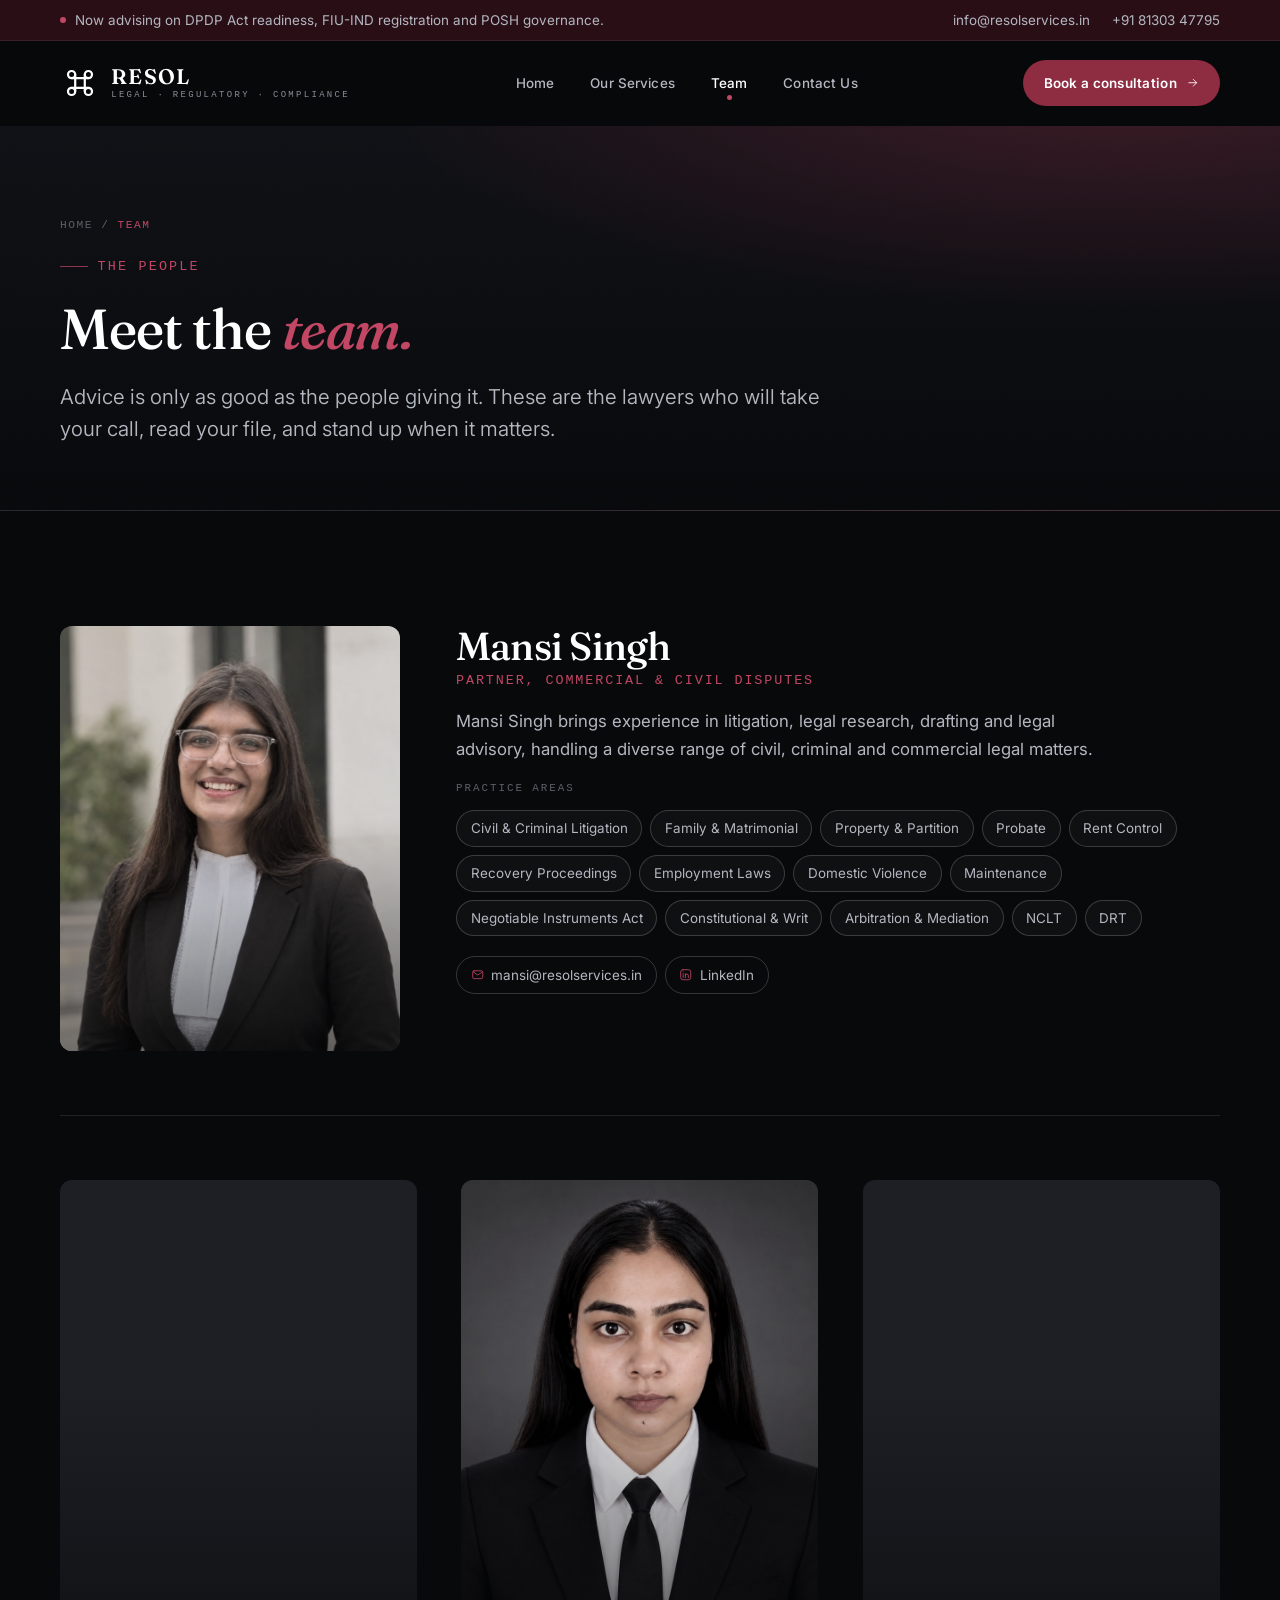
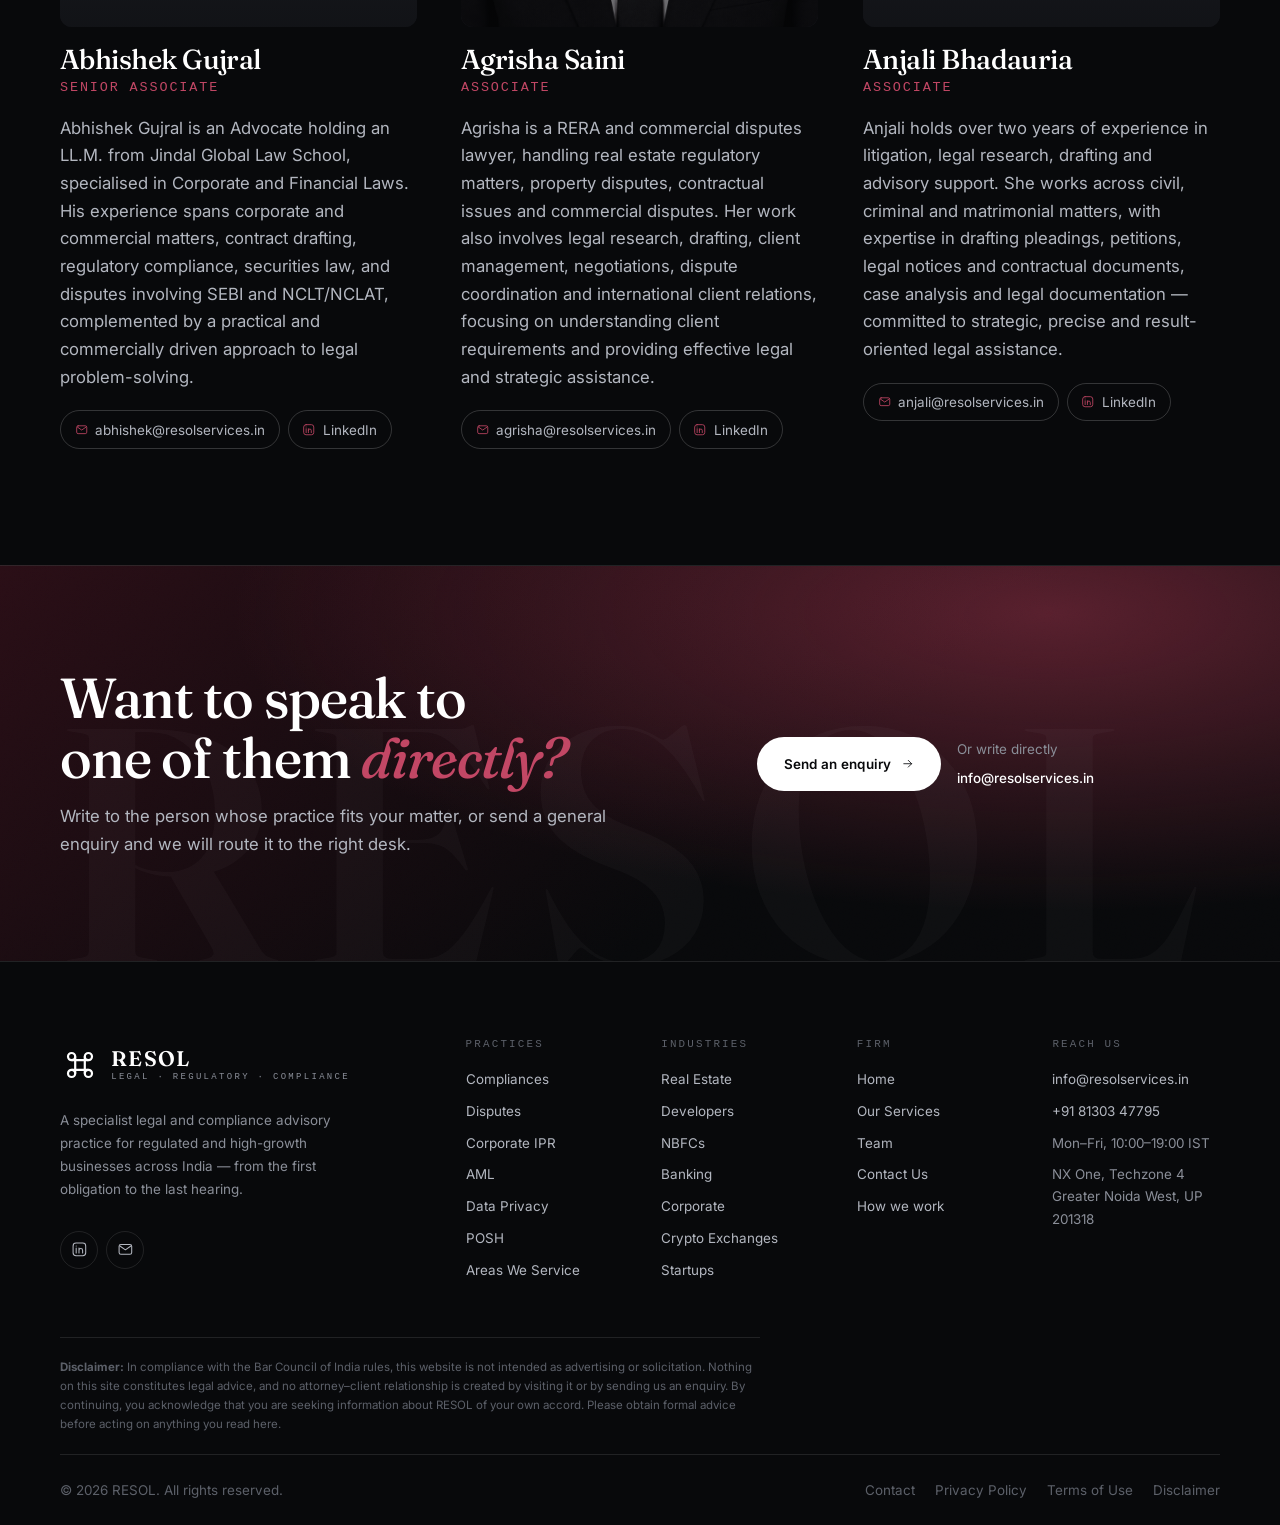
<file: team.html>
<!doctype html>
<html lang="en-IN">
<head>
<meta charset="utf-8">
<script>document.documentElement.classList.add("js");</script>
<meta name="viewport" content="width=device-width, initial-scale=1">
<title>Meet the Team — RESOL</title>
<meta name="description" content="The lawyers behind RESOL — commercial and civil disputes, corporate and financial law, RERA and real estate, and litigation across civil, criminal and matrimonial matters.">
<link rel="canonical" href="https://resolservices.in/team.html">
<meta name="theme-color" content="#08090B">
<meta name="robots" content="index, follow">
<meta property="og:type" content="website">
<meta property="og:site_name" content="RESOL">
<meta property="og:title" content="Meet the Team — RESOL">
<meta property="og:description" content="The lawyers behind RESOL.">
<meta property="og:url" content="https://resolservices.in/team.html">
<meta property="og:image" content="https://resolservices.in/assets/img/og-cover.png">
<meta name="twitter:card" content="summary_large_image">
<link rel="icon" href="assets/img/favicon.svg" type="image/svg+xml">
<link rel="apple-touch-icon" href="assets/img/apple-touch-icon.png">
<link rel="preconnect" href="https://fonts.googleapis.com">
<link rel="preconnect" href="https://fonts.gstatic.com" crossorigin>
<link rel="stylesheet" href="https://fonts.googleapis.com/css2?family=Fraunces:ital,opsz,wght@0,9..144,300..700;1,9..144,300..700&family=Inter:wght@300..700&display=swap">
<link rel="stylesheet" href="assets/css/style.css">
<script type="application/ld+json">
{
  "@context": "https://schema.org",
  "@type": "AboutPage",
  "name": "Meet the Team \u2014 RESOL",
  "url": "https://resolservices.in/team.html",
  "mainEntity": {
    "@type": "LegalService",
    "name": "RESOL",
    "url": "https://resolservices.in/",
    "employee": [
      {
        "@type": "Person",
        "name": "Mansi Singh",
        "jobTitle": "Partner, Commercial and Civil Disputes",
        "email": "mansi@resolservices.in",
        "sameAs": "https://www.linkedin.com/in/mansi-singh-71697418b/",
        "worksFor": {
          "@type": "Organization",
          "name": "RESOL"
        }
      },
      {
        "@type": "Person",
        "name": "Abhishek Gujral",
        "jobTitle": "Senior Associate",
        "email": "abhishek@resolservices.in",
        "sameAs": "https://www.linkedin.com/in/abhishek-gujral-44294b216/",
        "worksFor": {
          "@type": "Organization",
          "name": "RESOL"
        }
      },
      {
        "@type": "Person",
        "name": "Agrisha Saini",
        "jobTitle": "Associate",
        "email": "agrisha@resolservices.in",
        "sameAs": "https://www.linkedin.com/in/agrisha-saini-7528473b5/",
        "worksFor": {
          "@type": "Organization",
          "name": "RESOL"
        }
      },
      {
        "@type": "Person",
        "name": "Anjali Bhadauria",
        "jobTitle": "Associate",
        "email": "anjali@resolservices.in",
        "sameAs": "https://www.linkedin.com/in/anjali-bhadauria-b10818284/",
        "worksFor": {
          "@type": "Organization",
          "name": "RESOL"
        }
      }
    ]
  }
}
</script>
</head>
<body>
<svg class="sr-only" aria-hidden="true" focusable="false" xmlns="http://www.w3.org/2000/svg"><defs>
<symbol id="i-arrow" viewBox="0 0 24 24"><path d="M5 12h14M13 6l6 6-6 6"/></symbol>
<symbol id="i-arrow-up" viewBox="0 0 24 24"><path d="M12 19V5M6 11l6-6 6 6"/></symbol>
<symbol id="i-check" viewBox="0 0 24 24"><path d="m4 12.5 5 5 11-11"/></symbol>
<symbol id="i-shield" viewBox="0 0 24 24"><path d="M12 3 4.5 6.2v5.4c0 4.4 3.1 8.5 7.5 9.4 4.4-.9 7.5-5 7.5-9.4V6.2Z"/><path d="m8.9 11.9 2.2 2.2 4-4.3"/></symbol>
<symbol id="i-scale" viewBox="0 0 24 24"><path d="M12 3.5v17M7 20.5h10M12 6.5 4 9.2M12 6.5l8 2.7"/><path d="M4 9.2 1.6 15h4.8ZM20 9.2 17.6 15h4.8Z"/></symbol>
<symbol id="i-pin" viewBox="0 0 24 24"><path d="M12 21.5s7-6 7-11.5a7 7 0 1 0-14 0c0 5.5 7 11.5 7 11.5Z"/><circle cx="12" cy="10" r="2.6"/></symbol>
<symbol id="i-bulb" viewBox="0 0 24 24"><path d="M12 3a6 6 0 0 0-3.5 10.9c.6.5 1 1.3 1 2.1h5c0-.8.4-1.6 1-2.1A6 6 0 0 0 12 3Z"/><path d="M9.5 18.5h5M10.5 21h3"/></symbol>
<symbol id="i-aml" viewBox="0 0 24 24"><circle cx="10.5" cy="10.5" r="6.5"/><path d="m15.5 15.5 5 5"/><path d="M8.5 7.8h4M8.5 10.4h4M12.5 7.8a2.2 2.2 0 0 1-2.2 2.6H8.5l3.4 3.2"/></symbol>
<symbol id="i-lock" viewBox="0 0 24 24"><rect x="4" y="10" width="16" height="10.5" rx="2.6"/><path d="M8 10V7a4 4 0 0 1 8 0v3M12 14.2v2.6"/></symbol>
<symbol id="i-users" viewBox="0 0 24 24"><circle cx="9" cy="8" r="3.3"/><path d="M3 19.8a6 6 0 0 1 12 0"/><path d="M16 5.8a3.3 3.3 0 0 1 0 6.4M17.4 14.4a6 6 0 0 1 3.6 5.4"/></symbol>
<symbol id="i-building" viewBox="0 0 24 24"><path d="M3 21h18M5 21V6.5L12 3l7 3.5V21"/><path d="M9.3 9.5h1.2M13.5 9.5h1.2M9.3 13.2h1.2M13.5 13.2h1.2M10.3 21v-3.6h3.4V21"/></symbol>
<symbol id="i-hardhat" viewBox="0 0 24 24"><path d="M3.2 18h17.6"/><path d="M5 18v-2.2a7 7 0 0 1 14 0V18"/><path d="M9.5 9.3V5.9a1.6 1.6 0 0 1 1.6-1.6h1.8a1.6 1.6 0 0 1 1.6 1.6v3.4"/></symbol>
<symbol id="i-coins" viewBox="0 0 24 24"><ellipse cx="12" cy="6.4" rx="7" ry="2.9"/><path d="M5 6.4v5c0 1.6 3.1 2.9 7 2.9s7-1.3 7-2.9v-5"/><path d="M5 11.4v5c0 1.6 3.1 2.9 7 2.9s7-1.3 7-2.9v-5"/></symbol>
<symbol id="i-bank" viewBox="0 0 24 24"><path d="M3 20.5h18M2.5 10 12 4l9.5 6"/><path d="M5 20.5V10.5M9.7 20.5V10.5M14.3 20.5V10.5M19 20.5V10.5"/></symbol>
<symbol id="i-briefcase" viewBox="0 0 24 24"><rect x="3" y="7.5" width="18" height="12.5" rx="2.6"/><path d="M8.5 7.5V6a2 2 0 0 1 2-2h3a2 2 0 0 1 2 2v1.5M3 13h18"/></symbol>
<symbol id="i-cube" viewBox="0 0 24 24"><path d="m12 3 8 4.5v9L12 21l-8-4.5v-9Z"/><path d="M12 12 4 7.5M12 12l8-4.5M12 12v9"/></symbol>
<symbol id="i-rocket" viewBox="0 0 24 24"><path d="M12 3c3 2.1 5 5.7 5 9.5L14.5 15h-5L7 12.5C7 8.7 9 5.1 12 3Z"/><circle cx="12" cy="10" r="1.7"/><path d="M9.6 15.4 8 19.5l3.1-1.3M14.4 15.4 16 19.5l-3.1-1.3"/></symbol>
<symbol id="i-mail" viewBox="0 0 24 24"><rect x="3" y="5" width="18" height="14" rx="2.6"/><path d="m4.2 7.2 7.8 5.4 7.8-5.4"/></symbol>
<symbol id="i-phone" viewBox="0 0 24 24"><path d="M7 3.5h3l1.5 4-2 1.4a12.2 12.2 0 0 0 5.6 5.6l1.4-2 4 1.5v3a2 2 0 0 1-2.2 2A16.6 16.6 0 0 1 5.5 5.7 2 2 0 0 1 7 3.5Z"/></symbol>
<symbol id="i-clock" viewBox="0 0 24 24"><circle cx="12" cy="12" r="8.6"/><path d="M12 7.2V12l3.2 2"/></symbol>
<symbol id="i-globe" viewBox="0 0 24 24"><circle cx="12" cy="12" r="8.6"/><path d="M3.4 12h17.2"/><path d="M12 3.4a13.5 13.5 0 0 1 0 17.2 13.5 13.5 0 0 1 0-17.2Z"/></symbol>
<symbol id="i-doc" viewBox="0 0 24 24"><path d="M13.6 3H7a2 2 0 0 0-2 2v14a2 2 0 0 0 2 2h10a2 2 0 0 0 2-2V8.4Z"/><path d="M13.6 3v5.4H19M8.6 13h6.8M8.6 16.4h4.8"/></symbol>
<symbol id="i-compass" viewBox="0 0 24 24"><circle cx="12" cy="12" r="8.6"/><path d="m15.2 8.8-1.9 4.5-4.5 1.9 1.9-4.5Z"/></symbol>
<symbol id="i-layers" viewBox="0 0 24 24"><path d="m12 3 8.5 4.6L12 12.2 3.5 7.6Z"/><path d="m3.5 12 8.5 4.6L20.5 12M3.5 16.4 12 21l8.5-4.6"/></symbol>
<symbol id="i-linkedin" viewBox="0 0 24 24"><rect x="3" y="3" width="18" height="18" rx="4.2"/><path d="M7.4 10.2v7M7.4 7.2v.02M11.4 17.2v-7M11.4 13.4a2.6 2.6 0 0 1 5.2 0v3.8"/></symbol>
<symbol id="i-x" viewBox="0 0 24 24"><path class="icon--fill" d="M17.53 3h3.2l-6.99 7.99L22 21h-6.44l-5.05-6.6L4.74 21H1.53l7.48-8.55L1.5 3h6.6l4.57 6.03ZM16.4 19.08h1.77L7.68 4.81H5.78Z"/></symbol>
<symbol id="i-instagram" viewBox="0 0 24 24"><rect x="3" y="3" width="18" height="18" rx="5.2"/><circle cx="12" cy="12" r="4"/><circle class="icon--fill" cx="17.2" cy="6.8" r="1.1"/></symbol>
</defs></svg>
<a class="skip-link" href="#main">Skip to content</a>
<div class="progress" aria-hidden="true"></div>

<div class="topbar">
  <div class="container topbar__inner">
    <p class="topbar__note"><span class="topbar__dot" aria-hidden="true"></span> Now advising on DPDP Act readiness, FIU-IND registration and POSH governance.</p>
    <div class="topbar__links">
      <a class="topbar__email" href="mailto:info@resolservices.in">info@resolservices.in</a>
      <a href="tel:+918130347795">+91 81303 47795</a>
    </div>
  </div>
</div>

<header class="header">
  <div class="container header__inner">
    <a class="logo" href="index.html" aria-label="RESOL — home">
      <svg class="logo__mark" viewBox="0 0 100 100" aria-hidden="true">
        <g fill="none" stroke="currentColor" stroke-width="5.5" stroke-linecap="butt">
          <circle cx="29" cy="29" r="9"/><circle cx="71" cy="29" r="9"/>
          <circle cx="29" cy="71" r="9"/><circle cx="71" cy="71" r="9"/>
          <path d="M38 29v42M62 29v42M29 38h42M29 62h42"/>
        </g>
      </svg>
      <span class="logo__type">
        <span class="logo__word">RESOL</span>
        <span class="logo__sub">Legal · Regulatory · Compliance</span>
      </span>
    </a>

    <nav class="nav" aria-label="Primary">
      <ul class="nav__list">
        <li><a class="nav__link" href="index.html">Home</a></li>
        <li><a class="nav__link" href="services.html">Our Services</a></li>
        <li><a class="nav__link" href="team.html" aria-current="page">Team</a></li>
        <li><a class="nav__link" href="contact.html">Contact Us</a></li>
      </ul>
    </nav>

    <div class="header__actions">
      <a class="btn btn--sm header__cta" href="contact.html">Book a consultation
        <svg class="icon icon--sm btn-arrow" aria-hidden="true"><use href="#i-arrow"></use></svg>
      </a>
      <button class="menu-toggle" type="button" aria-expanded="false" aria-controls="drawer" aria-label="Open menu">
        <span></span><span></span><span></span>
      </button>
    </div>
  </div>
</header>

<div class="drawer" id="drawer">
  <nav aria-label="Mobile">
    <ul class="drawer__list">
      <li><a class="drawer__link" href="index.html"><span>01</span> Home</a></li>
      <li><a class="drawer__link" href="services.html"><span>02</span> Our Services</a></li>
      <li><a class="drawer__link" href="team.html"><span>03</span> Team</a></li>
      <li><a class="drawer__link" href="contact.html"><span>04</span> Contact Us</a></li>
    </ul>
  </nav>
  <div class="drawer__foot">
    <div class="drawer__contact">
      <span>Write to us</span>
      <a href="mailto:info@resolservices.in">info@resolservices.in</a>
    </div>
    <a class="btn" href="contact.html">Book a consultation
      <svg class="icon icon--sm btn-arrow" aria-hidden="true"><use href="#i-arrow"></use></svg>
    </a>
  </div>
</div>

<main id="main">

<section class="page-hero grain">
  <div class="container page-hero__inner">
    <nav class="breadcrumb" aria-label="Breadcrumb">
      <a href="index.html">Home</a> <span aria-hidden="true">/</span> <span aria-current="page">Team</span>
    </nav>
    <span class="kicker">The people</span>
    <h1 class="page-hero__title">Meet the <span class="em">team.</span></h1>
    <p class="lede">Advice is only as good as the people giving it. These are the lawyers who will take your call, read your file, and stand up when it matters.</p>
  </div>
</section>

<section class="panel section">
  <div class="container">

      <article class="person person--lead" id="mansi-singh">
        <div class="portrait">
          <img src="assets/img/team/mansi-singh.jpg" alt="Mansi Singh, Partner, Commercial and Civil Disputes" width="800" height="1000" loading="lazy" decoding="async">
        </div>
        <div class="person__body" style="display:grid;gap:1rem;align-content:start">
          <div>
            <h3 class="person__name">Mansi Singh</h3>
            <p class="person__role">Partner, Commercial &amp; Civil Disputes</p>
          </div>
            <p class="person__bio">Mansi Singh brings experience in litigation, legal research, drafting and legal advisory, handling a diverse range of civil, criminal and commercial legal matters.</p>
            <div>
              <p class="deliver__title" style="margin-bottom:.75rem">Practice areas</p>
              <div class="tag-cloud">
              <span class="tag">Civil &amp; Criminal Litigation</span>
              <span class="tag">Family &amp; Matrimonial</span>
              <span class="tag">Property &amp; Partition</span>
              <span class="tag">Probate</span>
              <span class="tag">Rent Control</span>
              <span class="tag">Recovery Proceedings</span>
              <span class="tag">Employment Laws</span>
              <span class="tag">Domestic Violence</span>
              <span class="tag">Maintenance</span>
              <span class="tag">Negotiable Instruments Act</span>
              <span class="tag">Constitutional &amp; Writ</span>
              <span class="tag">Arbitration &amp; Mediation</span>
              <span class="tag">NCLT</span>
              <span class="tag">DRT</span>
              </div>
            </div>
          <div class="person__links">
            <a class="person__link" href="mailto:mansi@resolservices.in">
              <svg class="icon icon--sm" aria-hidden="true"><use href="#i-mail"></use></svg>
              mansi@resolservices.in
            </a>
            <a class="person__link" href="https://www.linkedin.com/in/mansi-singh-71697418b/" target="_blank" rel="noopener noreferrer">
              <svg class="icon icon--sm" aria-hidden="true"><use href="#i-linkedin"></use></svg>
              LinkedIn
            </a>
          </div>
        </div>
      </article>

    <div class="team-grid">
      <article class="person reveal" id="abhishek-gujral">
        <div class="portrait">
          <img src="assets/img/team/abhishek-gujral.jpg" alt="Abhishek Gujral, Senior Associate" width="800" height="1000" loading="lazy" decoding="async">
        </div>
        <div class="person__body" style="display:grid;gap:1rem;align-content:start">
          <div>
            <h3 class="person__name">Abhishek Gujral</h3>
            <p class="person__role">Senior Associate</p>
          </div>
            <p class="person__bio">Abhishek Gujral is an Advocate holding an LL.M. from Jindal Global Law School, specialised in Corporate and Financial Laws. His experience spans corporate and commercial matters, contract drafting, regulatory compliance, securities law, and disputes involving SEBI and NCLT/NCLAT, complemented by a practical and commercially driven approach to legal problem-solving.</p>
          <div class="person__links">
            <a class="person__link" href="mailto:abhishek@resolservices.in">
              <svg class="icon icon--sm" aria-hidden="true"><use href="#i-mail"></use></svg>
              abhishek@resolservices.in
            </a>
            <a class="person__link" href="https://www.linkedin.com/in/abhishek-gujral-44294b216/" target="_blank" rel="noopener noreferrer">
              <svg class="icon icon--sm" aria-hidden="true"><use href="#i-linkedin"></use></svg>
              LinkedIn
            </a>
          </div>
        </div>
      </article>
      <article class="person reveal" id="agrisha-saini">
        <div class="portrait">
          <img src="assets/img/team/agrisha-saini.jpg" alt="Agrisha Saini, Associate" width="800" height="1000" loading="lazy" decoding="async">
        </div>
        <div class="person__body" style="display:grid;gap:1rem;align-content:start">
          <div>
            <h3 class="person__name">Agrisha Saini</h3>
            <p class="person__role">Associate</p>
          </div>
            <p class="person__bio">Agrisha is a RERA and commercial disputes lawyer, handling real estate regulatory matters, property disputes, contractual issues and commercial disputes. Her work also involves legal research, drafting, client management, negotiations, dispute coordination and international client relations, focusing on understanding client requirements and providing effective legal and strategic assistance.</p>
          <div class="person__links">
            <a class="person__link" href="mailto:agrisha@resolservices.in">
              <svg class="icon icon--sm" aria-hidden="true"><use href="#i-mail"></use></svg>
              agrisha@resolservices.in
            </a>
            <a class="person__link" href="https://www.linkedin.com/in/agrisha-saini-7528473b5/" target="_blank" rel="noopener noreferrer">
              <svg class="icon icon--sm" aria-hidden="true"><use href="#i-linkedin"></use></svg>
              LinkedIn
            </a>
          </div>
        </div>
      </article>
      <article class="person reveal" id="anjali-bhadauria">
        <div class="portrait">
          <img src="assets/img/team/anjali-bhadauria.jpg" alt="Anjali Bhadauria, Associate" width="800" height="1000" loading="lazy" decoding="async">
        </div>
        <div class="person__body" style="display:grid;gap:1rem;align-content:start">
          <div>
            <h3 class="person__name">Anjali Bhadauria</h3>
            <p class="person__role">Associate</p>
          </div>
            <p class="person__bio">Anjali holds over two years of experience in litigation, legal research, drafting and advisory support. She works across civil, criminal and matrimonial matters, with expertise in drafting pleadings, petitions, legal notices and contractual documents, case analysis and legal documentation — committed to strategic, precise and result-oriented legal assistance.</p>
          <div class="person__links">
            <a class="person__link" href="mailto:anjali@resolservices.in">
              <svg class="icon icon--sm" aria-hidden="true"><use href="#i-mail"></use></svg>
              anjali@resolservices.in
            </a>
            <a class="person__link" href="https://www.linkedin.com/in/anjali-bhadauria-b10818284/" target="_blank" rel="noopener noreferrer">
              <svg class="icon icon--sm" aria-hidden="true"><use href="#i-linkedin"></use></svg>
              LinkedIn
            </a>
          </div>
        </div>
      </article>
    </div>

  </div>
</section>

<section class="cta grain">
  <span class="cta__ghost" aria-hidden="true">RESOL</span>
  <div class="container cta__inner">
    <div class="reveal">
      <h2 class="cta__title">Want to speak to one of them <span class="em">directly?</span></h2>
      <p class="cta__text">Write to the person whose practice fits your matter, or send a general enquiry and we will route it to the right desk.</p>
    </div>
    <div class="cta__actions reveal" style="--d:.12s">
      <a class="btn btn--light" href="contact.html">Send an enquiry
        <svg class="icon icon--sm btn-arrow" aria-hidden="true"><use href="#i-arrow"></use></svg>
      </a>
      <div class="cta__aside">
        <span>Or write directly</span>
        <a href="mailto:info@resolservices.in">info@resolservices.in</a>
      </div>
    </div>
  </div>
</section>

</main>
<!-- ============================ FOOTER ============================= -->
<footer class="footer">
  <div class="container">
    <div class="footer__top">
      <div class="footer__brand">
        <a class="logo" href="index.html" aria-label="RESOL — home">
          <svg class="logo__mark" viewBox="0 0 100 100" aria-hidden="true">
        <g fill="none" stroke="currentColor" stroke-width="5.5" stroke-linecap="butt">
          <circle cx="29" cy="29" r="9"/><circle cx="71" cy="29" r="9"/>
          <circle cx="29" cy="71" r="9"/><circle cx="71" cy="71" r="9"/>
          <path d="M38 29v42M62 29v42M29 38h42M29 62h42"/>
        </g>
      </svg>
          <span class="logo__type">
            <span class="logo__word">RESOL</span>
            <span class="logo__sub">Legal · Regulatory · Compliance</span>
          </span>
        </a>
        <p>A specialist legal and compliance advisory practice for regulated and high-growth businesses across India — from the first obligation to the last hearing.</p>
        <div class="social">
          <a href="https://www.linkedin.com/company/resol-services/" target="_blank" rel="noopener noreferrer" aria-label="RESOL on LinkedIn"><svg class="icon" aria-hidden="true"><use href="#i-linkedin"></use></svg></a>
          <a href="mailto:info@resolservices.in" aria-label="Email RESOL"><svg class="icon" aria-hidden="true"><use href="#i-mail"></use></svg></a>
        </div>
      </div>

      <div class="footer__cols">
        <div>
          <h2 class="footer__heading">Practices</h2>
          <ul class="footer__list">
            <li><a href="services.html#compliances">Compliances</a></li>
            <li><a href="services.html#disputes">Disputes</a></li>
            <li><a href="services.html#ipr">Corporate IPR</a></li>
            <li><a href="services.html#aml">AML</a></li>
            <li><a href="services.html#data-privacy">Data Privacy</a></li>
            <li><a href="services.html#posh">POSH</a></li>
            <li><a href="services.html#areas">Areas We Service</a></li>
          </ul>
        </div>
        <div>
          <h2 class="footer__heading">Industries</h2>
          <ul class="footer__list">
            <li><a href="services.html#industries">Real Estate</a></li>
            <li><a href="services.html#industries">Developers</a></li>
            <li><a href="services.html#industries">NBFCs</a></li>
            <li><a href="services.html#industries">Banking</a></li>
            <li><a href="services.html#industries">Corporate</a></li>
            <li><a href="services.html#industries">Crypto Exchanges</a></li>
            <li><a href="services.html#industries">Startups</a></li>
          </ul>
        </div>
        <div>
          <h2 class="footer__heading">Firm</h2>
          <ul class="footer__list">
            <li><a href="index.html">Home</a></li>
            <li><a href="services.html">Our Services</a></li>
            <li><a href="team.html">Team</a></li>
            <li><a href="contact.html">Contact Us</a></li>
            <li><a href="index.html#process">How we work</a></li>
          </ul>
        </div>
        <div>
          <h2 class="footer__heading">Reach us</h2>
          <ul class="footer__list">
            <li><a href="mailto:info@resolservices.in">info@resolservices.in</a></li>
            <li><a href="tel:+918130347795">+91 81303 47795</a></li>
            <li><span class="muted">Mon–Fri, 10:00–19:00 IST</span></li>
            <li><span class="muted">NX One, Techzone 4<br>Greater Noida West, UP 201318</span></li>
          </ul>
        </div>
      </div>
    </div>

    <p class="disclaimer">
      <strong>Disclaimer:</strong> In compliance with the Bar Council of India rules, this website is not intended as
      advertising or solicitation. Nothing on this site constitutes legal advice, and no attorney–client relationship is
      created by visiting it or by sending us an enquiry. By continuing, you acknowledge that you are seeking information
      about RESOL of your own accord. Please obtain formal advice before acting on anything you read here.
    </p>

    <div class="footer__bottom">
      <p>© <span data-year>2026</span> RESOL. All rights reserved.</p>
      <div class="footer__legal">
        <a href="contact.html">Contact</a>
        <a href="privacy.html">Privacy Policy</a>
        <a href="terms.html">Terms of Use</a>
        <a href="disclaimer.html">Disclaimer</a>
      </div>
    </div>
  </div>
</footer>
<button class="to-top" type="button" aria-label="Back to top">
  <svg class="icon" aria-hidden="true"><use href="#i-arrow-up"></use></svg>
</button>

<script src="assets/js/main.js" defer></script>
</body>
</html>
</file>
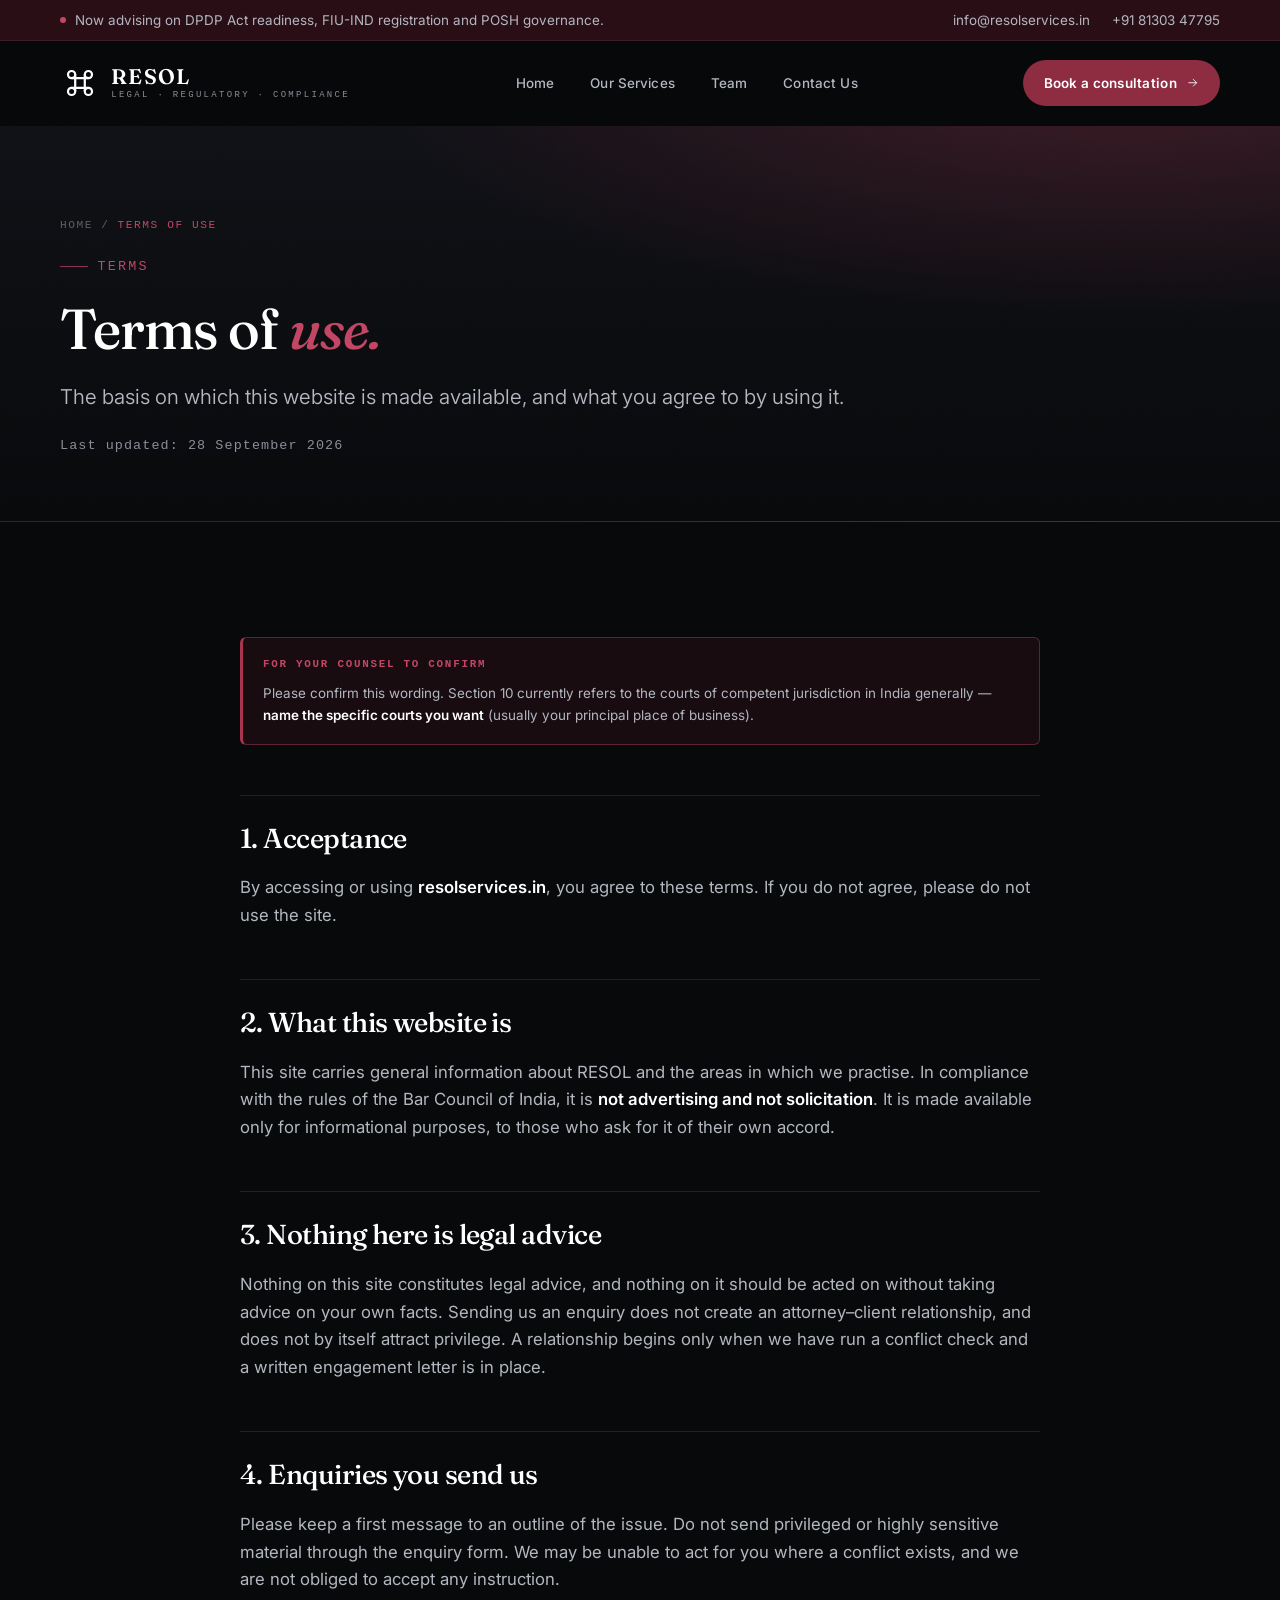
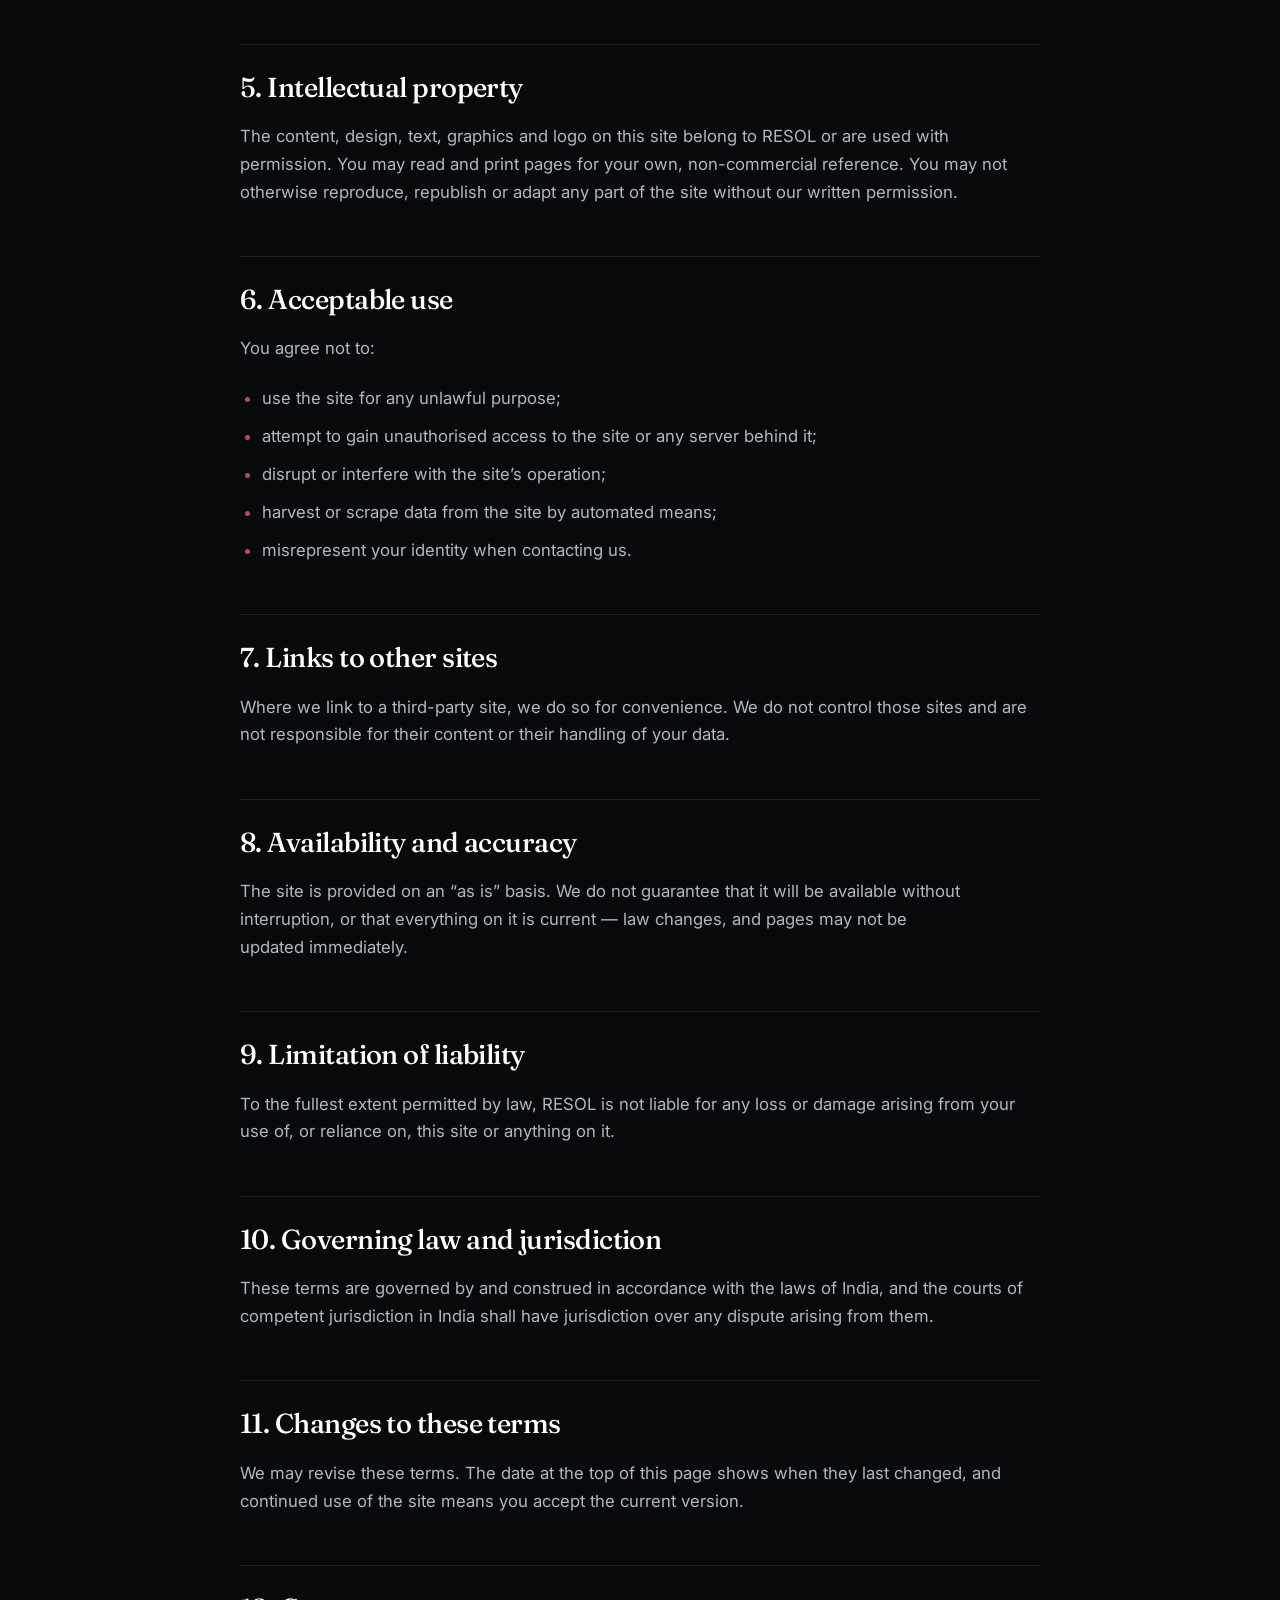
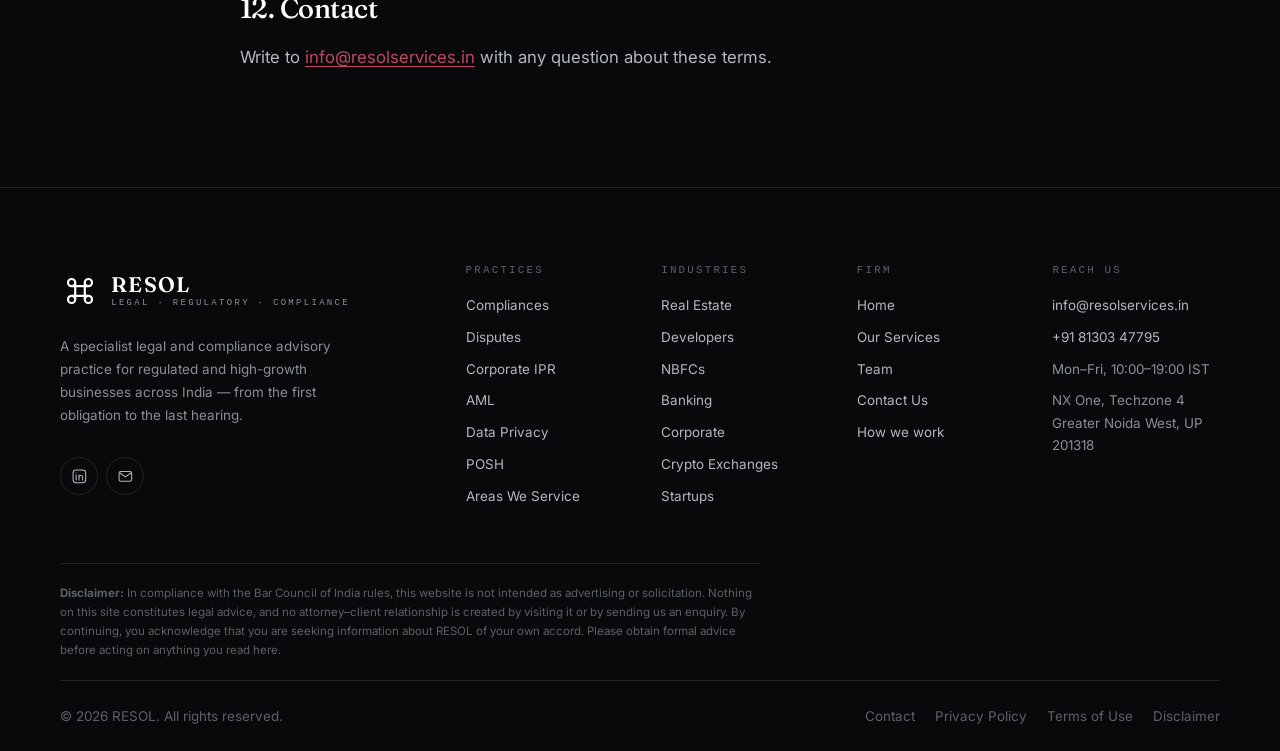
<file: terms.html>
<!doctype html>
<html lang="en-IN">
<head>
<meta charset="utf-8">
<script>document.documentElement.classList.add("js");</script>
<meta name="viewport" content="width=device-width, initial-scale=1">
<title>Terms of Use | RESOL</title>
<meta name="description" content="The terms on which RESOL makes resolservices.in available, including intellectual property, acceptable use and limitation of liability.">
<link rel="canonical" href="https://resolservices.in/terms.html">
<meta name="theme-color" content="#08090B">
<meta name="robots" content="index, follow">
<meta property="og:type" content="website">
<meta property="og:site_name" content="RESOL">
<meta property="og:title" content="Terms of Use — RESOL">
<meta property="og:description" content="The terms on which RESOL makes resolservices.in available, including intellectual property, acceptable use and limitation of liability.">
<meta property="og:url" content="https://resolservices.in/terms.html">
<meta property="og:image" content="https://resolservices.in/assets/img/og-cover.png">
<meta name="twitter:card" content="summary_large_image">
<link rel="icon" href="assets/img/favicon.svg" type="image/svg+xml">
<link rel="apple-touch-icon" href="assets/img/apple-touch-icon.png">
<link rel="preconnect" href="https://fonts.googleapis.com">
<link rel="preconnect" href="https://fonts.gstatic.com" crossorigin>
<link rel="stylesheet" href="https://fonts.googleapis.com/css2?family=Fraunces:ital,opsz,wght@0,9..144,300..700;1,9..144,300..700&family=Inter:wght@300..700&display=swap">
<link rel="stylesheet" href="assets/css/style.css">
</head>
<body>
<svg class="sr-only" aria-hidden="true" focusable="false" xmlns="http://www.w3.org/2000/svg"><defs>
<symbol id="i-arrow" viewBox="0 0 24 24"><path d="M5 12h14M13 6l6 6-6 6"/></symbol>
<symbol id="i-arrow-up" viewBox="0 0 24 24"><path d="M12 19V5M6 11l6-6 6 6"/></symbol>
<symbol id="i-check" viewBox="0 0 24 24"><path d="m4 12.5 5 5 11-11"/></symbol>
<symbol id="i-shield" viewBox="0 0 24 24"><path d="M12 3 4.5 6.2v5.4c0 4.4 3.1 8.5 7.5 9.4 4.4-.9 7.5-5 7.5-9.4V6.2Z"/><path d="m8.9 11.9 2.2 2.2 4-4.3"/></symbol>
<symbol id="i-scale" viewBox="0 0 24 24"><path d="M12 3.5v17M7 20.5h10M12 6.5 4 9.2M12 6.5l8 2.7"/><path d="M4 9.2 1.6 15h4.8ZM20 9.2 17.6 15h4.8Z"/></symbol>
<symbol id="i-pin" viewBox="0 0 24 24"><path d="M12 21.5s7-6 7-11.5a7 7 0 1 0-14 0c0 5.5 7 11.5 7 11.5Z"/><circle cx="12" cy="10" r="2.6"/></symbol>
<symbol id="i-bulb" viewBox="0 0 24 24"><path d="M12 3a6 6 0 0 0-3.5 10.9c.6.5 1 1.3 1 2.1h5c0-.8.4-1.6 1-2.1A6 6 0 0 0 12 3Z"/><path d="M9.5 18.5h5M10.5 21h3"/></symbol>
<symbol id="i-aml" viewBox="0 0 24 24"><circle cx="10.5" cy="10.5" r="6.5"/><path d="m15.5 15.5 5 5"/><path d="M8.5 7.8h4M8.5 10.4h4M12.5 7.8a2.2 2.2 0 0 1-2.2 2.6H8.5l3.4 3.2"/></symbol>
<symbol id="i-lock" viewBox="0 0 24 24"><rect x="4" y="10" width="16" height="10.5" rx="2.6"/><path d="M8 10V7a4 4 0 0 1 8 0v3M12 14.2v2.6"/></symbol>
<symbol id="i-users" viewBox="0 0 24 24"><circle cx="9" cy="8" r="3.3"/><path d="M3 19.8a6 6 0 0 1 12 0"/><path d="M16 5.8a3.3 3.3 0 0 1 0 6.4M17.4 14.4a6 6 0 0 1 3.6 5.4"/></symbol>
<symbol id="i-building" viewBox="0 0 24 24"><path d="M3 21h18M5 21V6.5L12 3l7 3.5V21"/><path d="M9.3 9.5h1.2M13.5 9.5h1.2M9.3 13.2h1.2M13.5 13.2h1.2M10.3 21v-3.6h3.4V21"/></symbol>
<symbol id="i-hardhat" viewBox="0 0 24 24"><path d="M3.2 18h17.6"/><path d="M5 18v-2.2a7 7 0 0 1 14 0V18"/><path d="M9.5 9.3V5.9a1.6 1.6 0 0 1 1.6-1.6h1.8a1.6 1.6 0 0 1 1.6 1.6v3.4"/></symbol>
<symbol id="i-coins" viewBox="0 0 24 24"><ellipse cx="12" cy="6.4" rx="7" ry="2.9"/><path d="M5 6.4v5c0 1.6 3.1 2.9 7 2.9s7-1.3 7-2.9v-5"/><path d="M5 11.4v5c0 1.6 3.1 2.9 7 2.9s7-1.3 7-2.9v-5"/></symbol>
<symbol id="i-bank" viewBox="0 0 24 24"><path d="M3 20.5h18M2.5 10 12 4l9.5 6"/><path d="M5 20.5V10.5M9.7 20.5V10.5M14.3 20.5V10.5M19 20.5V10.5"/></symbol>
<symbol id="i-briefcase" viewBox="0 0 24 24"><rect x="3" y="7.5" width="18" height="12.5" rx="2.6"/><path d="M8.5 7.5V6a2 2 0 0 1 2-2h3a2 2 0 0 1 2 2v1.5M3 13h18"/></symbol>
<symbol id="i-cube" viewBox="0 0 24 24"><path d="m12 3 8 4.5v9L12 21l-8-4.5v-9Z"/><path d="M12 12 4 7.5M12 12l8-4.5M12 12v9"/></symbol>
<symbol id="i-rocket" viewBox="0 0 24 24"><path d="M12 3c3 2.1 5 5.7 5 9.5L14.5 15h-5L7 12.5C7 8.7 9 5.1 12 3Z"/><circle cx="12" cy="10" r="1.7"/><path d="M9.6 15.4 8 19.5l3.1-1.3M14.4 15.4 16 19.5l-3.1-1.3"/></symbol>
<symbol id="i-mail" viewBox="0 0 24 24"><rect x="3" y="5" width="18" height="14" rx="2.6"/><path d="m4.2 7.2 7.8 5.4 7.8-5.4"/></symbol>
<symbol id="i-phone" viewBox="0 0 24 24"><path d="M7 3.5h3l1.5 4-2 1.4a12.2 12.2 0 0 0 5.6 5.6l1.4-2 4 1.5v3a2 2 0 0 1-2.2 2A16.6 16.6 0 0 1 5.5 5.7 2 2 0 0 1 7 3.5Z"/></symbol>
<symbol id="i-clock" viewBox="0 0 24 24"><circle cx="12" cy="12" r="8.6"/><path d="M12 7.2V12l3.2 2"/></symbol>
<symbol id="i-globe" viewBox="0 0 24 24"><circle cx="12" cy="12" r="8.6"/><path d="M3.4 12h17.2"/><path d="M12 3.4a13.5 13.5 0 0 1 0 17.2 13.5 13.5 0 0 1 0-17.2Z"/></symbol>
<symbol id="i-doc" viewBox="0 0 24 24"><path d="M13.6 3H7a2 2 0 0 0-2 2v14a2 2 0 0 0 2 2h10a2 2 0 0 0 2-2V8.4Z"/><path d="M13.6 3v5.4H19M8.6 13h6.8M8.6 16.4h4.8"/></symbol>
<symbol id="i-compass" viewBox="0 0 24 24"><circle cx="12" cy="12" r="8.6"/><path d="m15.2 8.8-1.9 4.5-4.5 1.9 1.9-4.5Z"/></symbol>
<symbol id="i-layers" viewBox="0 0 24 24"><path d="m12 3 8.5 4.6L12 12.2 3.5 7.6Z"/><path d="m3.5 12 8.5 4.6L20.5 12M3.5 16.4 12 21l8.5-4.6"/></symbol>
<symbol id="i-linkedin" viewBox="0 0 24 24"><rect x="3" y="3" width="18" height="18" rx="4.2"/><path d="M7.4 10.2v7M7.4 7.2v.02M11.4 17.2v-7M11.4 13.4a2.6 2.6 0 0 1 5.2 0v3.8"/></symbol>
<symbol id="i-x" viewBox="0 0 24 24"><path class="icon--fill" d="M17.53 3h3.2l-6.99 7.99L22 21h-6.44l-5.05-6.6L4.74 21H1.53l7.48-8.55L1.5 3h6.6l4.57 6.03ZM16.4 19.08h1.77L7.68 4.81H5.78Z"/></symbol>
<symbol id="i-instagram" viewBox="0 0 24 24"><rect x="3" y="3" width="18" height="18" rx="5.2"/><circle cx="12" cy="12" r="4"/><circle class="icon--fill" cx="17.2" cy="6.8" r="1.1"/></symbol>
</defs></svg>
<a class="skip-link" href="#main">Skip to content</a>
<div class="progress" aria-hidden="true"></div>

<div class="topbar">
  <div class="container topbar__inner">
    <p class="topbar__note"><span class="topbar__dot" aria-hidden="true"></span> Now advising on DPDP Act readiness, FIU-IND registration and POSH governance.</p>
    <div class="topbar__links">
      <a class="topbar__email" href="mailto:info@resolservices.in">info@resolservices.in</a>
      <a href="tel:+918130347795">+91 81303 47795</a>
    </div>
  </div>
</div>

<header class="header">
  <div class="container header__inner">
    <a class="logo" href="index.html" aria-label="RESOL — home">
      <svg class="logo__mark" viewBox="0 0 100 100" aria-hidden="true">
        <g fill="none" stroke="currentColor" stroke-width="5.5" stroke-linecap="butt">
          <circle cx="29" cy="29" r="9"/><circle cx="71" cy="29" r="9"/>
          <circle cx="29" cy="71" r="9"/><circle cx="71" cy="71" r="9"/>
          <path d="M38 29v42M62 29v42M29 38h42M29 62h42"/>
        </g>
      </svg>
      <span class="logo__type">
        <span class="logo__word">RESOL</span>
        <span class="logo__sub">Legal · Regulatory · Compliance</span>
      </span>
    </a>

    <nav class="nav" aria-label="Primary">
      <ul class="nav__list">
        <li><a class="nav__link" href="index.html">Home</a></li>
        <li><a class="nav__link" href="services.html">Our Services</a></li>
        <li><a class="nav__link" href="team.html">Team</a></li>
        <li><a class="nav__link" href="contact.html">Contact Us</a></li>
      </ul>
    </nav>

    <div class="header__actions">
      <a class="btn btn--sm header__cta" href="contact.html">Book a consultation
        <svg class="icon icon--sm btn-arrow" aria-hidden="true"><use href="#i-arrow"></use></svg>
      </a>
      <button class="menu-toggle" type="button" aria-expanded="false" aria-controls="drawer" aria-label="Open menu">
        <span></span><span></span><span></span>
      </button>
    </div>
  </div>
</header>

<div class="drawer" id="drawer">
  <nav aria-label="Mobile">
    <ul class="drawer__list">
      <li><a class="drawer__link" href="index.html"><span>01</span> Home</a></li>
      <li><a class="drawer__link" href="services.html"><span>02</span> Our Services</a></li>
      <li><a class="drawer__link" href="team.html"><span>03</span> Team</a></li>
      <li><a class="drawer__link" href="contact.html"><span>04</span> Contact Us</a></li>
    </ul>
  </nav>
  <div class="drawer__foot">
    <div class="drawer__contact">
      <span>Write to us</span>
      <a href="mailto:info@resolservices.in">info@resolservices.in</a>
    </div>
    <a class="btn" href="contact.html">Book a consultation
      <svg class="icon icon--sm btn-arrow" aria-hidden="true"><use href="#i-arrow"></use></svg>
    </a>
  </div>
</div>

<main id="main">

<section class="page-hero grain">
  <div class="container page-hero__inner">
    <nav class="breadcrumb" aria-label="Breadcrumb">
      <a href="index.html">Home</a> <span aria-hidden="true">/</span> <span aria-current="page">Terms of Use</span>
    </nav>
    <span class="kicker">Terms</span>
    <h1 class="page-hero__title">Terms of <span class="em">use.</span></h1>
    <p class="lede">The basis on which this website is made available, and what you agree to by using it.</p>
    <p class="updated">Last updated: 28 September 2026</p>
  </div>
</section>

<section class="panel section">
  <div class="container container--narrow">
    <div class="prose">
      <div class="review">
        <b>For your counsel to confirm</b>
        <p>Please confirm this wording. Section 10 currently refers to the courts of competent jurisdiction in India generally &mdash; <strong>name the specific courts you want</strong> (usually your principal place of business).</p>
      </div>
      <h2>1. Acceptance</h2>
      <p>By accessing or using <strong>resolservices.in</strong>, you agree to these terms. If you do not
      agree, please do not use the site.</p>

      <h2>2. What this website is</h2>
      <p>This site carries general information about RESOL and the areas in which we practise. In
      compliance with the rules of the Bar Council of India, it is <strong>not advertising and not
      solicitation</strong>. It is made available only for informational purposes, to those who ask for
      it of their own accord.</p>

      <h2>3. Nothing here is legal advice</h2>
      <p>Nothing on this site constitutes legal advice, and nothing on it should be acted on without
      taking advice on your own facts. Sending us an enquiry does not create an attorney&ndash;client
      relationship, and does not by itself attract privilege. A relationship begins only when we have
      run a conflict check and a written engagement letter is in place.</p>

      <h2>4. Enquiries you send us</h2>
      <p>Please keep a first message to an outline of the issue. Do not send privileged or highly
      sensitive material through the enquiry form. We may be unable to act for you where a conflict
      exists, and we are not obliged to accept any instruction.</p>

      <h2>5. Intellectual property</h2>
      <p>The content, design, text, graphics and logo on this site belong to RESOL or are used with
      permission. You may read and print pages for your own, non-commercial reference. You may not
      otherwise reproduce, republish or adapt any part of the site without our written permission.</p>

      <h2>6. Acceptable use</h2>
      <p>You agree not to:</p>
      <ul>
        <li>use the site for any unlawful purpose;</li>
        <li>attempt to gain unauthorised access to the site or any server behind it;</li>
        <li>disrupt or interfere with the site&rsquo;s operation;</li>
        <li>harvest or scrape data from the site by automated means;</li>
        <li>misrepresent your identity when contacting us.</li>
      </ul>

      <h2>7. Links to other sites</h2>
      <p>Where we link to a third-party site, we do so for convenience. We do not control those sites and
      are not responsible for their content or their handling of your data.</p>

      <h2>8. Availability and accuracy</h2>
      <p>The site is provided on an &ldquo;as is&rdquo; basis. We do not guarantee that it will be
      available without interruption, or that everything on it is current &mdash; law changes, and pages
      may not be updated immediately.</p>

      <h2>9. Limitation of liability</h2>
      <p>To the fullest extent permitted by law, RESOL is not liable for any loss or damage arising from
      your use of, or reliance on, this site or anything on it.</p>

      <h2>10. Governing law and jurisdiction</h2>
      <p>These terms are governed by and construed in accordance with the laws of India, and the
      courts of competent jurisdiction in India shall have jurisdiction over any dispute arising from
      them.</p>

      <h2>11. Changes to these terms</h2>
      <p>We may revise these terms. The date at the top of this page shows when they last changed, and
      continued use of the site means you accept the current version.</p>

      <h2>12. Contact</h2>
      <p>Write to <a href="mailto:info@resolservices.in">info@resolservices.in</a> with any question
      about these terms.</p>
    </div>
  </div>
</section>

</main>
<!-- ============================ FOOTER ============================= -->
<footer class="footer">
  <div class="container">
    <div class="footer__top">
      <div class="footer__brand">
        <a class="logo" href="index.html" aria-label="RESOL — home">
          <svg class="logo__mark" viewBox="0 0 100 100" aria-hidden="true">
        <g fill="none" stroke="currentColor" stroke-width="5.5" stroke-linecap="butt">
          <circle cx="29" cy="29" r="9"/><circle cx="71" cy="29" r="9"/>
          <circle cx="29" cy="71" r="9"/><circle cx="71" cy="71" r="9"/>
          <path d="M38 29v42M62 29v42M29 38h42M29 62h42"/>
        </g>
      </svg>
          <span class="logo__type">
            <span class="logo__word">RESOL</span>
            <span class="logo__sub">Legal · Regulatory · Compliance</span>
          </span>
        </a>
        <p>A specialist legal and compliance advisory practice for regulated and high-growth businesses across India — from the first obligation to the last hearing.</p>
        <div class="social">
          <a href="https://www.linkedin.com/company/resol-services/" target="_blank" rel="noopener noreferrer" aria-label="RESOL on LinkedIn"><svg class="icon" aria-hidden="true"><use href="#i-linkedin"></use></svg></a>
          <a href="mailto:info@resolservices.in" aria-label="Email RESOL"><svg class="icon" aria-hidden="true"><use href="#i-mail"></use></svg></a>
        </div>
      </div>

      <div class="footer__cols">
        <div>
          <h2 class="footer__heading">Practices</h2>
          <ul class="footer__list">
            <li><a href="services.html#compliances">Compliances</a></li>
            <li><a href="services.html#disputes">Disputes</a></li>
            <li><a href="services.html#ipr">Corporate IPR</a></li>
            <li><a href="services.html#aml">AML</a></li>
            <li><a href="services.html#data-privacy">Data Privacy</a></li>
            <li><a href="services.html#posh">POSH</a></li>
            <li><a href="services.html#areas">Areas We Service</a></li>
          </ul>
        </div>
        <div>
          <h2 class="footer__heading">Industries</h2>
          <ul class="footer__list">
            <li><a href="services.html#industries">Real Estate</a></li>
            <li><a href="services.html#industries">Developers</a></li>
            <li><a href="services.html#industries">NBFCs</a></li>
            <li><a href="services.html#industries">Banking</a></li>
            <li><a href="services.html#industries">Corporate</a></li>
            <li><a href="services.html#industries">Crypto Exchanges</a></li>
            <li><a href="services.html#industries">Startups</a></li>
          </ul>
        </div>
        <div>
          <h2 class="footer__heading">Firm</h2>
          <ul class="footer__list">
            <li><a href="index.html">Home</a></li>
            <li><a href="services.html">Our Services</a></li>
            <li><a href="team.html">Team</a></li>
            <li><a href="contact.html">Contact Us</a></li>
            <li><a href="index.html#process">How we work</a></li>
          </ul>
        </div>
        <div>
          <h2 class="footer__heading">Reach us</h2>
          <ul class="footer__list">
            <li><a href="mailto:info@resolservices.in">info@resolservices.in</a></li>
            <li><a href="tel:+918130347795">+91 81303 47795</a></li>
            <li><span class="muted">Mon–Fri, 10:00–19:00 IST</span></li>
            <li><span class="muted">NX One, Techzone 4<br>Greater Noida West, UP 201318</span></li>
          </ul>
        </div>
      </div>
    </div>

    <p class="disclaimer">
      <strong>Disclaimer:</strong> In compliance with the Bar Council of India rules, this website is not intended as
      advertising or solicitation. Nothing on this site constitutes legal advice, and no attorney–client relationship is
      created by visiting it or by sending us an enquiry. By continuing, you acknowledge that you are seeking information
      about RESOL of your own accord. Please obtain formal advice before acting on anything you read here.
    </p>

    <div class="footer__bottom">
      <p>© <span data-year>2026</span> RESOL. All rights reserved.</p>
      <div class="footer__legal">
        <a href="contact.html">Contact</a>
        <a href="privacy.html">Privacy Policy</a>
        <a href="terms.html" aria-current="page">Terms of Use</a>
        <a href="disclaimer.html">Disclaimer</a>
      </div>
    </div>
  </div>
</footer>
<button class="to-top" type="button" aria-label="Back to top">
  <svg class="icon" aria-hidden="true"><use href="#i-arrow-up"></use></svg>
</button>

<script src="assets/js/main.js" defer></script>
</body>
</html>
</file>
<file: assets/css/style.css>
/* ==========================================================================
   RESOL — resolservices.in
   Design system + components. Single stylesheet, no build step.
   Palette: black / grey / white, topped with a cool maroon.
   ========================================================================== */

/* --------------------------------------------------------------------------
   1. Tokens
   -------------------------------------------------------------------------- */
:root {
  /* Raw palette -------------------------------------------------------- */
  --black:        #08090B;
  --black-soft:   #101116;
  --grey-900:     #16171C;
  --grey-800:     #1D1F25;
  --grey-700:     #2A2C34;
  --grey-600:     #3C3F49;
  --grey-500:     #5C6069;
  --grey-400:     #8A8E98;
  --grey-300:     #B3B7C0;
  --grey-200:     #D9DBE0;
  --grey-100:     #EFF0F2;
  --white:        #FFFFFF;

  /* Cool maroon — the single accent ------------------------------------ */
  --maroon:       #8E2C42;
  --maroon-lift:  #A8354F;
  --maroon-glow:  #C24765;
  --maroon-deep:  #5B1B2A;
  --maroon-ink:   #2A0E16;

  /* Semantic tokens (dark is the default surface) ---------------------- */
  --bg:        var(--black);
  --bg-2:      var(--grey-900);
  --bg-3:      var(--grey-800);
  --fg:        var(--white);
  --fg-soft:   var(--grey-300);
  --muted:     var(--grey-400);
  --line:      rgba(255, 255, 255, .10);
  --line-2:    rgba(255, 255, 255, .18);
  --accent:    var(--maroon-lift);
  --accent-2:  var(--maroon-glow);

  /* Type ---------------------------------------------------------------- */
  --font-display: "Fraunces", "Iowan Old Style", Georgia, "Times New Roman", serif;
  --font-body: "Inter", -apple-system, BlinkMacSystemFont, "Segoe UI", Roboto, Helvetica, Arial, sans-serif;
  --font-mono: ui-monospace, SFMono-Regular, "SF Mono", Menlo, Consolas, monospace;

  --step--1: clamp(.78rem, .76rem + .1vw, .84rem);
  --step-0:  clamp(.95rem, .92rem + .16vw, 1.05rem);
  --step-1:  clamp(1.1rem, 1.04rem + .3vw, 1.3rem);
  --step-2:  clamp(1.35rem, 1.22rem + .62vw, 1.75rem);
  --step-3:  clamp(1.7rem, 1.44rem + 1.25vw, 2.6rem);
  --step-4:  clamp(2.1rem, 1.6rem + 2.4vw, 3.8rem);
  --step-5:  clamp(2.6rem, 1.7rem + 4.2vw, 5.6rem);

  /* Space / shape ------------------------------------------------------- */
  --container: 1240px;
  --gutter: clamp(1.25rem, 4vw, 2.5rem);
  --section-y: clamp(4.5rem, 9vw, 9rem);
  --r-sm: 6px;
  --r-md: 12px;
  --r-lg: 20px;
  --r-xl: 28px;

  --ease: cubic-bezier(.22, .72, .2, 1);
  --ease-out: cubic-bezier(.16, 1, .3, 1);
  --dur: .55s;

  --shadow-lift: 0 24px 60px -28px rgba(0, 0, 0, .85);
  --shadow-accent: 0 20px 60px -24px rgba(168, 53, 79, .55);

  --header-h: 76px;
}

/* Light surface: flip the semantic layer, components follow automatically */
.panel--light {
  --bg:      var(--white);
  --bg-2:    var(--grey-100);
  --bg-3:    #E6E7EA;
  --fg:      var(--black);
  --fg-soft: var(--grey-600);
  --muted:   var(--grey-500);
  --line:    rgba(8, 9, 11, .12);
  --line-2:  rgba(8, 9, 11, .22);
  --accent:  var(--maroon);
  --accent-2: var(--maroon-deep);
  --shadow-lift: 0 24px 60px -34px rgba(8, 9, 11, .30);
}

/* Mid-grey surface */
.panel--grey {
  --bg:   var(--grey-900);
  --bg-2: var(--grey-800);
  --bg-3: var(--grey-700);
}

/* --------------------------------------------------------------------------
   2. Reset + base
   -------------------------------------------------------------------------- */
*, *::before, *::after { box-sizing: border-box; }

* { margin: 0; }

html {
  -webkit-text-size-adjust: 100%;
  scroll-behavior: smooth;
  scroll-padding-top: calc(var(--header-h) + 24px);
}

body {
  background: var(--black);
  color: var(--white);
  font-family: var(--font-body);
  font-size: var(--step-0);
  line-height: 1.65;
  font-weight: 400;
  -webkit-font-smoothing: antialiased;
  -moz-osx-font-smoothing: grayscale;
  text-rendering: optimizeLegibility;
  overflow-x: hidden;
}

body.is-locked { overflow: hidden; }

img, svg, video { display: block; max-width: 100%; }
svg { fill: none; }

a { color: inherit; text-decoration: none; }

button, input, select, textarea { font: inherit; color: inherit; }
button { background: none; border: 0; cursor: pointer; }

ul, ol { list-style: none; padding: 0; }

h1, h2, h3, h4 {
  font-family: var(--font-display);
  font-weight: 500;
  line-height: 1.06;
  letter-spacing: -.02em;
  font-variation-settings: "SOFT" 0, "WONK" 0;
  text-wrap: balance;
}

p { text-wrap: pretty; }

::selection { background: var(--maroon); color: var(--white); }

:focus-visible {
  outline: 2px solid var(--maroon-glow);
  outline-offset: 3px;
  border-radius: 3px;
}

/* --------------------------------------------------------------------------
   3. Layout utilities
   -------------------------------------------------------------------------- */
.container {
  width: 100%;
  max-width: var(--container);
  margin-inline: auto;
  padding-inline: var(--gutter);
}
.container--narrow { max-width: 880px; }

.panel {
  position: relative;
  background: var(--bg);
  color: var(--fg);
}

.section { padding-block: var(--section-y); }
.section--tight { padding-block: clamp(3rem, 6vw, 5rem); }

.skip-link {
  position: absolute;
  top: 0; left: 50%;
  transform: translate(-50%, -140%);
  z-index: 200;
  background: var(--maroon);
  color: var(--white);
  padding: .75rem 1.25rem;
  border-radius: 0 0 var(--r-sm) var(--r-sm);
  font-size: var(--step--1);
  font-weight: 600;
  transition: transform .25s var(--ease);
}
.skip-link:focus-visible { transform: translate(-50%, 0); }

.sr-only {
  position: absolute; width: 1px; height: 1px;
  padding: 0; margin: -1px; overflow: hidden;
  clip-path: inset(50%); white-space: nowrap;
}

/* Grain overlay — sits above backgrounds, below content */
.grain::after {
  content: "";
  position: absolute; inset: 0;
  pointer-events: none;
  opacity: .038;
  mix-blend-mode: overlay;
  background-image: url("data:image/svg+xml,%3Csvg xmlns='http://www.w3.org/2000/svg' width='180' height='180'%3E%3Cfilter id='n'%3E%3CfeTurbulence type='fractalNoise' baseFrequency='.82' numOctaves='3' stitchTiles='stitch'/%3E%3C/filter%3E%3Crect width='100%25' height='100%25' filter='url(%23n)'/%3E%3C/svg%3E");
}

/* Hairline rule that fades at both ends */
.rule {
  height: 1px;
  border: 0;
  background: linear-gradient(90deg, transparent, var(--line-2) 18%, var(--line-2) 82%, transparent);
}

/* --------------------------------------------------------------------------
   4. Type components
   -------------------------------------------------------------------------- */
.kicker {
  display: inline-flex;
  align-items: center;
  gap: .6rem;
  font-family: var(--font-mono);
  font-size: var(--step--1);
  letter-spacing: .16em;
  text-transform: uppercase;
  color: var(--accent-2);
  font-weight: 500;
}
.kicker::before {
  content: "";
  width: 28px; height: 1px;
  background: currentColor;
  opacity: .7;
}
.kicker--plain::before { display: none; }

.display  { font-size: var(--step-5); }
.h1       { font-size: var(--step-4); }
.h2       { font-size: var(--step-3); }
.h3       { font-size: var(--step-2); }
.h4       { font-size: var(--step-1); letter-spacing: -.01em; }

.lede {
  font-size: var(--step-1);
  line-height: 1.6;
  color: var(--fg-soft);
  max-width: 62ch;
  font-weight: 350;
}

.muted { color: var(--muted); }

.accent-text { color: var(--accent-2); }

/* Italic serif emphasis used inside display headings */
.em {
  font-style: italic;
  color: var(--accent-2);
  font-variation-settings: "SOFT" 20, "WONK" 1;
}

.section-head {
  display: grid;
  gap: 1.15rem;
  max-width: 68ch;
  margin-bottom: clamp(2.5rem, 5vw, 4rem);
}
.section-head--split {
  max-width: none;
  grid-template-columns: minmax(0, 1.05fr) minmax(0, .95fr);
  align-items: end;
  gap: clamp(1.5rem, 4vw, 4rem);
}
.section-head--split .lede { margin-bottom: .25rem; }

/* --------------------------------------------------------------------------
   5. Buttons
   -------------------------------------------------------------------------- */
.btn {
  --btn-bg: var(--maroon);
  --btn-fg: var(--white);
  position: relative;
  display: inline-flex;
  align-items: center;
  justify-content: center;
  gap: .6rem;
  padding: .92rem 1.6rem;
  border-radius: 999px;
  background: var(--btn-bg);
  color: var(--btn-fg);
  font-size: var(--step--1);
  font-weight: 600;
  letter-spacing: .02em;
  border: 1px solid transparent;
  overflow: hidden;
  isolation: isolate;
  transition: transform .35s var(--ease), box-shadow .35s var(--ease), background-color .3s var(--ease), border-color .3s var(--ease), color .3s var(--ease);
}
.btn::before {
  content: "";
  position: absolute; inset: 0;
  z-index: -1;
  background: linear-gradient(120deg, var(--maroon-lift), var(--maroon-glow));
  opacity: 0;
  transition: opacity .35s var(--ease);
}
.btn:hover { transform: translateY(-2px); box-shadow: var(--shadow-accent); }
.btn:hover::before { opacity: 1; }
.btn:active { transform: translateY(0); }
.btn .btn-arrow { transition: transform .35s var(--ease); }
.btn:hover .btn-arrow { transform: translateX(4px); }

.btn--ghost {
  --btn-bg: transparent;
  --btn-fg: var(--fg);
  border-color: var(--line-2);
}
.btn--ghost:hover {
  border-color: var(--accent);
  box-shadow: none;
  color: var(--white);
}
.btn--ghost::before { background: var(--maroon); }

.btn--light {
  --btn-bg: var(--white);
  --btn-fg: var(--black);
}
.btn--light::before { background: var(--grey-100); }

.btn--sm { padding: .68rem 1.2rem; }
.btn--block { width: 100%; }

/* Inline text link with animated underline */
.link {
  display: inline-flex;
  align-items: center;
  gap: .45rem;
  font-weight: 600;
  font-size: var(--step--1);
  color: var(--accent-2);
  padding-bottom: 2px;
  background-image: linear-gradient(currentColor, currentColor);
  background-size: 0% 1px;
  background-position: 0 100%;
  background-repeat: no-repeat;
  transition: background-size .4s var(--ease), gap .3s var(--ease);
}
.link:hover { background-size: 100% 1px; gap: .7rem; }

.btn-group {
  display: flex;
  flex-wrap: wrap;
  gap: .85rem;
}

/* --------------------------------------------------------------------------
   6. Header / navigation
   -------------------------------------------------------------------------- */
.topbar {
  position: relative;
  z-index: 60;
  background: var(--maroon-ink);
  border-bottom: 1px solid rgba(255, 255, 255, .07);
  font-size: var(--step--1);
  color: var(--grey-300);
}
.topbar__inner {
  display: flex;
  align-items: center;
  justify-content: space-between;
  gap: 1rem;
  min-height: 40px;
  padding-block: .4rem;
}
.topbar__note {
  display: inline-flex;
  align-items: center;
  gap: .55rem;
}
.topbar__dot {
  width: 6px; height: 6px;
  border-radius: 50%;
  background: var(--maroon-glow);
  box-shadow: 0 0 0 0 rgba(194, 71, 101, .7);
  animation: pulse 2.6s infinite;
}
@keyframes pulse {
  70%  { box-shadow: 0 0 0 7px rgba(194, 71, 101, 0); }
  100% { box-shadow: 0 0 0 0 rgba(194, 71, 101, 0); }
}
.topbar__links { display: flex; gap: 1.4rem; }
.topbar__links a { white-space: nowrap; transition: color .25s var(--ease); }
.topbar__links a:hover { color: var(--white); }

/* The announcement is the first thing to go when the bar runs out of room */
@media (max-width: 899px) {
  .topbar__note { display: none; }
  .topbar__inner { justify-content: center; gap: 1.5rem; }
}
@media (max-width: 479px) {
  .topbar__links .topbar__email { display: none; }
}

.header {
  position: sticky;
  top: 0;
  z-index: 100;
  background: rgba(8, 9, 11, .72);
  backdrop-filter: blur(16px) saturate(140%);
  -webkit-backdrop-filter: blur(16px) saturate(140%);
  border-bottom: 1px solid transparent;
  transition: background-color .4s var(--ease), border-color .4s var(--ease);
}
.header.is-stuck {
  background: rgba(8, 9, 11, .92);
  border-bottom-color: var(--line);
}
.header__inner {
  display: flex;
  align-items: center;
  justify-content: space-between;
  gap: 1.5rem;
  min-height: var(--header-h);
  transition: min-height .4s var(--ease);
}
.header.is-stuck .header__inner { min-height: 64px; }

/* Logo ---------------------------------------------------------------- */
.logo {
  display: inline-flex;
  align-items: center;
  gap: .7rem;
  flex-shrink: 0;
}
.logo__mark {
  width: 40px; height: 40px;
  flex-shrink: 0;
  /* Inherits its colour, so the mark is white on dark and dark on light */
  transition: transform .5s var(--ease-out), color .35s var(--ease);
}
.logo:hover .logo__mark { transform: scale(1.06); color: var(--maroon-glow); }
.logo__type {
  display: grid;
  line-height: 1;
}
.logo__word {
  font-family: var(--font-display);
  font-size: 1.32rem;
  font-weight: 600;
  letter-spacing: .06em;
  color: var(--white);
}
.logo__sub {
  font-family: var(--font-mono);
  font-size: .56rem;
  letter-spacing: .26em;
  text-transform: uppercase;
  color: var(--grey-400);
  margin-top: 4px;
}

/* Desktop nav ---------------------------------------------------------- */
.nav { display: none; }
.nav__list { display: flex; align-items: center; gap: .35rem; }
.nav__link {
  position: relative;
  display: block;
  padding: .6rem .95rem;
  font-size: var(--step--1);
  font-weight: 500;
  letter-spacing: .01em;
  color: var(--grey-300);
  border-radius: 999px;
  transition: color .3s var(--ease), background-color .3s var(--ease);
}
.nav__link:hover { color: var(--white); background: rgba(255, 255, 255, .06); }
.nav__link[aria-current="page"] { color: var(--white); }
.nav__link[aria-current="page"]::after {
  content: "";
  position: absolute;
  left: 50%; bottom: .25rem;
  width: 5px; height: 5px;
  margin-left: -2.5px;
  border-radius: 50%;
  background: var(--maroon-glow);
}

.header__actions { display: flex; align-items: center; gap: .75rem; }
.header__cta { display: none; }

/* Mobile toggle -------------------------------------------------------- */
.menu-toggle {
  display: inline-flex;
  flex-direction: column;
  justify-content: center;
  gap: 5px;
  width: 44px; height: 44px;
  padding: 0 10px;
  border-radius: 50%;
  border: 1px solid var(--line-2);
  transition: border-color .3s var(--ease);
}
.menu-toggle:hover { border-color: var(--maroon-lift); }
.menu-toggle span {
  display: block;
  height: 1.5px;
  background: var(--white);
  border-radius: 2px;
  transition: transform .4s var(--ease), opacity .25s var(--ease), width .4s var(--ease);
}
.menu-toggle span:nth-child(2) { width: 70%; margin-left: auto; }
.menu-toggle[aria-expanded="true"] span:nth-child(1) { transform: translateY(6.5px) rotate(45deg); }
.menu-toggle[aria-expanded="true"] span:nth-child(2) { opacity: 0; width: 100%; }
.menu-toggle[aria-expanded="true"] span:nth-child(3) { transform: translateY(-6.5px) rotate(-45deg); }

/* Mobile drawer -------------------------------------------------------- */
.drawer {
  position: fixed;
  inset: 0;
  z-index: 95;
  display: grid;
  align-content: center;
  padding: calc(var(--header-h) + 3rem) var(--gutter) 3rem;
  background: linear-gradient(170deg, var(--black) 0%, var(--maroon-ink) 140%);
  clip-path: circle(0% at calc(100% - 44px) 44px);
  transition: clip-path .7s var(--ease-out), visibility .7s;
  visibility: hidden;
  overflow-y: auto;
}
.drawer.is-open {
  clip-path: circle(150% at calc(100% - 44px) 44px);
  visibility: visible;
}
.drawer__list { display: grid; gap: .25rem; }
.drawer__link {
  display: flex;
  align-items: baseline;
  gap: 1rem;
  padding: .75rem 0;
  font-family: var(--font-display);
  font-size: clamp(2rem, 9vw, 3.2rem);
  font-weight: 500;
  letter-spacing: -.02em;
  border-bottom: 1px solid var(--line);
  opacity: 0;
  transform: translateY(18px);
  transition: opacity .5s var(--ease) var(--d, 0s), transform .5s var(--ease) var(--d, 0s), color .3s var(--ease);
}
.drawer.is-open .drawer__link { opacity: 1; transform: none; }
.drawer__link:hover { color: var(--maroon-glow); }
.drawer__link span {
  font-family: var(--font-mono);
  font-size: .7rem;
  letter-spacing: .2em;
  color: var(--maroon-glow);
}
.drawer__foot {
  margin-top: 2.5rem;
  display: grid;
  gap: 1.25rem;
  opacity: 0;
  transform: translateY(18px);
  transition: opacity .5s var(--ease) .32s, transform .5s var(--ease) .32s;
}
.drawer.is-open .drawer__foot { opacity: 1; transform: none; }
.drawer__contact {
  display: grid;
  gap: .3rem;
  font-size: var(--step--1);
  color: var(--grey-400);
}
.drawer__contact a { color: var(--white); }

/* Scroll progress bar --------------------------------------------------- */
.progress {
  position: fixed;
  top: 0; left: 0;
  z-index: 110;
  height: 2px;
  width: 100%;
  transform-origin: 0 50%;
  transform: scaleX(var(--p, 0));
  background: linear-gradient(90deg, var(--maroon), var(--maroon-glow));
  pointer-events: none;
}

/* --------------------------------------------------------------------------
   7. Hero
   -------------------------------------------------------------------------- */
.hero {
  position: relative;
  overflow: hidden;
  padding-top: clamp(4rem, 9vw, 7.5rem);
  padding-bottom: clamp(3.5rem, 7vw, 6rem);
  background:
    radial-gradient(120% 90% at 78% 8%, rgba(142, 44, 66, .38) 0%, transparent 58%),
    radial-gradient(90% 70% at 8% 92%, rgba(42, 44, 52, .9) 0%, transparent 60%),
    linear-gradient(180deg, var(--black-soft) 0%, var(--black) 100%);
}
.hero__glow {
  position: absolute;
  top: -22%; right: -14%;
  width: min(760px, 78vw);
  aspect-ratio: 1;
  border-radius: 50%;
  background: radial-gradient(circle, rgba(194, 71, 101, .34), transparent 66%);
  filter: blur(46px);
  animation: drift 22s ease-in-out infinite alternate;
  pointer-events: none;
}
@keyframes drift {
  to { transform: translate3d(-5%, 6%, 0) scale(1.14); }
}

/* Faint grid lines behind the hero */
.hero__grid {
  position: absolute; inset: 0;
  pointer-events: none;
  background-image:
    linear-gradient(to right, rgba(255,255,255,.045) 1px, transparent 1px),
    linear-gradient(to bottom, rgba(255,255,255,.045) 1px, transparent 1px);
  background-size: 92px 92px;
  mask-image: radial-gradient(90% 70% at 50% 30%, #000 20%, transparent 78%);
  -webkit-mask-image: radial-gradient(90% 70% at 50% 30%, #000 20%, transparent 78%);
}

.hero__inner { position: relative; z-index: 2; }

.hero__layout {
  display: grid;
  gap: clamp(2.5rem, 5vw, 4rem);
  align-items: end;
}

.hero__title {
  font-size: var(--step-5);
  margin-block: 1.4rem 1.6rem;
}
.hero__title .line { display: block; overflow: hidden; }
.hero__title .line > span {
  display: block;
  transform: translateY(105%);
  animation: riseIn 1s var(--ease-out) forwards;
  animation-delay: calc(var(--i, 0) * .11s + .12s);
}
@keyframes riseIn { to { transform: translateY(0); } }

.hero__aside {
  display: grid;
  gap: 1.5rem;
  padding: 1.6rem;
  border: 1px solid var(--line);
  border-radius: var(--r-lg);
  background: linear-gradient(160deg, rgba(255,255,255,.06), rgba(255,255,255,.015));
  backdrop-filter: blur(6px);
  align-self: end;
}
.hero__aside-quote {
  font-family: var(--font-display);
  font-size: var(--step-1);
  line-height: 1.35;
  letter-spacing: -.01em;
}
.hero__aside-meta {
  display: flex;
  align-items: center;
  gap: .7rem;
  font-size: var(--step--1);
  color: var(--muted);
}
.hero__aside-meta::before {
  content: "";
  width: 22px; height: 1px;
  background: var(--maroon-glow);
}

/* Stat strip ------------------------------------------------------------ */
.stats {
  display: grid;
  grid-template-columns: repeat(2, minmax(0, 1fr));
  gap: 1px;
  margin-top: clamp(3rem, 6vw, 4.5rem);
  background: var(--line);
  border: 1px solid var(--line);
  border-radius: var(--r-md);
  overflow: hidden;
}
.stat {
  background: var(--black);
  padding: 1.5rem 1.4rem;
  display: grid;
  gap: .3rem;
}
.stat__num {
  font-family: var(--font-display);
  font-size: clamp(1.9rem, 4.5vw, 2.9rem);
  font-weight: 500;
  letter-spacing: -.03em;
  line-height: 1;
  color: var(--white);
}
.stat__num sup {
  font-size: .42em;
  color: var(--maroon-glow);
  vertical-align: super;
  margin-left: 2px;
}
.stat__label {
  font-size: var(--step--1);
  color: var(--muted);
  letter-spacing: .02em;
}

/* --------------------------------------------------------------------------
   8. Marquee
   -------------------------------------------------------------------------- */
.marquee {
  position: relative;
  overflow: hidden;
  padding-block: 1.1rem;
  border-block: 1px solid var(--line);
  background: var(--grey-900);
  mask-image: linear-gradient(90deg, transparent, #000 8%, #000 92%, transparent);
  -webkit-mask-image: linear-gradient(90deg, transparent, #000 8%, #000 92%, transparent);
}
.marquee__track {
  display: flex;
  width: max-content;
  gap: 3.5rem;
  animation: slide 38s linear infinite;
}
.marquee:hover .marquee__track { animation-play-state: paused; }
@keyframes slide { to { transform: translateX(-50%); } }
.marquee__item {
  display: inline-flex;
  align-items: center;
  gap: 3.5rem;
  font-family: var(--font-mono);
  font-size: var(--step--1);
  letter-spacing: .2em;
  text-transform: uppercase;
  color: var(--grey-400);
  white-space: nowrap;
}
.marquee__item::after {
  content: "";
  width: 5px; height: 5px;
  border-radius: 50%;
  background: var(--maroon);
  flex-shrink: 0;
}

/* --------------------------------------------------------------------------
   9. Icons
   -------------------------------------------------------------------------- */
.icon {
  width: 1.25em;
  height: 1.25em;
  stroke: currentColor;
  stroke-width: 1.5;
  stroke-linecap: round;
  stroke-linejoin: round;
  fill: none;
  flex-shrink: 0;
}
.icon--lg { width: 28px; height: 28px; stroke-width: 1.35; }
.icon--sm { width: 1em; height: 1em; }

.icon-shell {
  display: grid;
  place-items: center;
  width: 54px; height: 54px;
  border-radius: var(--r-md);
  border: 1px solid var(--line-2);
  background: linear-gradient(160deg, rgba(168, 53, 79, .22), rgba(255, 255, 255, .02));
  color: var(--accent-2);
  transition: border-color .4s var(--ease), background-color .4s var(--ease), transform .5s var(--ease-out), color .4s var(--ease);
}

/* --------------------------------------------------------------------------
   10. Service cards (home)
   -------------------------------------------------------------------------- */
.card-grid {
  display: grid;
  gap: 1px;
  background: var(--line);
  border: 1px solid var(--line);
  border-radius: var(--r-lg);
  overflow: hidden;
}

.card {
  position: relative;
  display: grid;
  gap: 1rem;
  align-content: start;
  padding: clamp(1.6rem, 3vw, 2.2rem);
  background: var(--bg);
  overflow: hidden;
  isolation: isolate;
  transition: background-color .45s var(--ease);
}
.card::before {
  content: "";
  position: absolute;
  inset: 0;
  z-index: -1;
  background: radial-gradient(circle 240px at var(--mx, 50%) var(--my, 0%), rgba(168, 53, 79, .18), transparent 70%);
  opacity: 0;
  transition: opacity .45s var(--ease);
}
.card:hover::before { opacity: 1; }
.card:hover .icon-shell {
  transform: translateY(-3px);
  border-color: var(--accent);
  color: var(--white);
  background: linear-gradient(160deg, var(--maroon), var(--maroon-deep));
}
.card__index {
  position: absolute;
  top: clamp(1.6rem, 3vw, 2.2rem);
  right: clamp(1.6rem, 3vw, 2.2rem);
  font-family: var(--font-mono);
  font-size: var(--step--1);
  color: var(--muted);
  letter-spacing: .1em;
}
.card__title {
  font-size: var(--step-2);
  margin-top: .3rem;
}
.card__text {
  color: var(--fg-soft);
  font-size: var(--step-0);
  max-width: 44ch;
}
.card__foot {
  display: flex;
  align-items: center;
  gap: .5rem;
  margin-top: .3rem;
  font-size: var(--step--1);
  font-weight: 600;
  color: var(--accent-2);
  opacity: 0;
  transform: translateY(6px);
  transition: opacity .4s var(--ease), transform .4s var(--ease);
}
.card:hover .card__foot, .card:focus-within .card__foot { opacity: 1; transform: none; }

/* Stretched link keeps the whole card clickable and accessible */
.stretch::after {
  content: "";
  position: absolute;
  inset: 0;
  z-index: 1;
}

/* --------------------------------------------------------------------------
   11. Industries
   -------------------------------------------------------------------------- */
.ind-grid {
  display: grid;
  gap: 1rem;
  grid-template-columns: repeat(auto-fit, minmax(min(100%, 230px), 1fr));
}
.ind {
  position: relative;
  display: grid;
  gap: .8rem;
  align-content: start;
  padding: 1.5rem 1.4rem;
  border: 1px solid var(--line);
  border-radius: var(--r-md);
  background: var(--bg-2);
  overflow: hidden;
  transition: border-color .4s var(--ease), transform .5s var(--ease-out), background-color .4s var(--ease);
}
.ind::after {
  content: "";
  position: absolute;
  left: 0; top: 0;
  width: 2px; height: 100%;
  background: linear-gradient(180deg, var(--maroon-glow), var(--maroon-deep));
  transform: scaleY(0);
  transform-origin: 50% 0;
  transition: transform .5s var(--ease);
}
.ind:hover {
  transform: translateY(-4px);
  border-color: var(--line-2);
}
.ind:hover::after { transform: scaleY(1); }
.ind:hover .icon { color: var(--accent-2); }
.ind__head {
  display: flex;
  align-items: center;
  gap: .7rem;
  color: var(--muted);
  transition: color .4s var(--ease);
}
.ind__name {
  font-family: var(--font-display);
  font-size: var(--step-1);
  font-weight: 500;
  letter-spacing: -.01em;
  color: var(--fg);
}
.ind__text {
  font-size: var(--step--1);
  color: var(--muted);
  line-height: 1.6;
}

/* --------------------------------------------------------------------------
   12. Process
   -------------------------------------------------------------------------- */
.process {
  display: grid;
  gap: clamp(1.5rem, 3vw, 2rem);
  counter-reset: step;
}
.step {
  position: relative;
  display: grid;
  gap: .6rem;
  padding-top: 1.5rem;
  border-top: 1px solid var(--line);
}
.step__num {
  font-family: var(--font-mono);
  font-size: var(--step--1);
  letter-spacing: .16em;
  color: var(--accent-2);
}
.step__title { font-size: var(--step-2); }
.step__text { color: var(--muted); font-size: var(--step-0); }
.step::before {
  content: "";
  position: absolute;
  top: -1px; left: 0;
  width: 0; height: 1px;
  background: var(--maroon-glow);
  transition: width .8s var(--ease) var(--d, 0s);
}
.step.is-in::before { width: 100%; }

/* --------------------------------------------------------------------------
   13. Value / split feature block
   -------------------------------------------------------------------------- */
.split {
  display: grid;
  gap: clamp(2rem, 5vw, 4.5rem);
  align-items: start;
}
.value-list { display: grid; gap: 1px; background: var(--line); border-block: 1px solid var(--line); }
.value {
  display: grid;
  gap: .5rem;
  padding: 1.5rem 0;
  background: var(--bg);
}
.value__head {
  display: flex;
  align-items: center;
  gap: .8rem;
  font-family: var(--font-display);
  font-size: var(--step-1);
  font-weight: 500;
  letter-spacing: -.01em;
}
.value__head .icon { color: var(--accent-2); }
.value__text { color: var(--muted); font-size: var(--step-0); padding-left: 2.05rem; }

/* Sticky visual panel */
.sticky-panel {
  position: sticky;
  top: calc(var(--header-h) + 2rem);
  display: grid;
  gap: 1.5rem;
  padding: clamp(1.75rem, 3vw, 2.5rem);
  border: 1px solid var(--line);
  border-radius: var(--r-lg);
  background:
    radial-gradient(90% 70% at 20% 0%, rgba(142, 44, 66, .28), transparent 62%),
    var(--bg-2);
  overflow: hidden;
}
.sticky-panel__title { font-size: var(--step-2); }
.tag-cloud { display: flex; flex-wrap: wrap; gap: .5rem; }
.tag {
  display: inline-flex;
  align-items: center;
  padding: .4rem .85rem;
  border-radius: 999px;
  border: 1px solid var(--line-2);
  font-size: var(--step--1);
  color: var(--fg-soft);
  background: rgba(255, 255, 255, .03);
  transition: border-color .3s var(--ease), color .3s var(--ease), background-color .3s var(--ease);
}
.tag:hover { border-color: var(--accent); color: var(--fg); }
.tag--accent {
  border-color: rgba(194, 71, 101, .45);
  color: var(--accent-2);
  background: rgba(142, 44, 66, .14);
}

/* --------------------------------------------------------------------------
   14. CTA band
   -------------------------------------------------------------------------- */
.cta {
  position: relative;
  overflow: hidden;
  padding-block: clamp(4rem, 8vw, 7rem);
  background:
    radial-gradient(110% 130% at 82% 12%, rgba(168, 53, 79, .5) 0%, transparent 58%),
    linear-gradient(140deg, var(--maroon-ink) 0%, var(--black) 62%);
  border-top: 1px solid var(--line);
}
.cta__inner {
  position: relative;
  z-index: 2;
  display: grid;
  gap: clamp(1.75rem, 4vw, 3rem);
  align-items: center;
}
.cta__title { font-size: var(--step-4); }
.cta__text { color: var(--grey-300); max-width: 52ch; margin-top: 1rem; }
.cta__actions { display: grid; gap: 1rem; align-content: start; }
.cta__aside {
  display: grid;
  gap: .4rem;
  font-size: var(--step--1);
  color: var(--grey-400);
}
.cta__aside a { color: var(--white); font-weight: 500; }

/* Oversized decorative wordmark */
.cta__ghost {
  position: absolute;
  left: 50%; bottom: -12%;
  transform: translateX(-50%);
  font-family: var(--font-display);
  font-size: clamp(9rem, 26vw, 22rem);
  font-weight: 600;
  letter-spacing: .08em;
  line-height: 1;
  color: rgba(255, 255, 255, .028);
  pointer-events: none;
  user-select: none;
  white-space: nowrap;
}

/* --------------------------------------------------------------------------
   15. Footer
   -------------------------------------------------------------------------- */
.footer {
  background: var(--black);
  border-top: 1px solid var(--line);
  padding-top: clamp(3.5rem, 6vw, 5rem);
  font-size: var(--step--1);
}
.footer__top {
  display: grid;
  gap: clamp(2.25rem, 5vw, 3.5rem);
  padding-bottom: clamp(2.5rem, 5vw, 3.5rem);
}
.footer__brand { display: grid; gap: 1.15rem; max-width: 38ch; }
.footer__brand p { color: var(--grey-400); line-height: 1.7; }
.footer__cols {
  display: grid;
  grid-template-columns: repeat(auto-fit, minmax(150px, 1fr));
  gap: 2rem;
}
.footer__heading {
  font-family: var(--font-mono);
  font-size: .68rem;
  letter-spacing: .2em;
  text-transform: uppercase;
  color: var(--grey-500);
  margin-bottom: 1.1rem;
}
.footer__list { display: grid; gap: .6rem; }
.footer__list a {
  color: var(--grey-300);
  transition: color .25s var(--ease), padding-left .25s var(--ease);
}
.footer__list a:hover { color: var(--white); padding-left: 5px; }
.footer__bottom {
  display: flex;
  flex-wrap: wrap;
  align-items: center;
  justify-content: space-between;
  gap: 1rem;
  padding-block: 1.5rem;
  border-top: 1px solid var(--line);
  color: var(--grey-500);
}
.footer__legal { display: flex; flex-wrap: wrap; gap: 1.25rem; }
.footer__legal a { transition: color .25s var(--ease); }
.footer__legal a:hover { color: var(--grey-200); }

.social { display: flex; gap: .5rem; }
.social a {
  display: grid;
  place-items: center;
  width: 38px; height: 38px;
  border-radius: 50%;
  border: 1px solid var(--line);
  color: var(--grey-300);
  transition: border-color .3s var(--ease), color .3s var(--ease), transform .4s var(--ease);
}
.social a:hover {
  border-color: var(--maroon-lift);
  color: var(--white);
  transform: translateY(-2px);
}

/* Disclaimer strip — Bar Council of India advertising norms */
.disclaimer {
  padding-block: 1.25rem;
  border-top: 1px solid var(--line);
  color: var(--grey-500);
  font-size: .72rem;
  line-height: 1.65;
  max-width: 100ch;
}

/* --------------------------------------------------------------------------
   16. Reveal on scroll
   -------------------------------------------------------------------------- */
/* Content is visible by default. The hidden-then-revealed state is scoped to
   .js, which an inline script in <head> sets — so if JavaScript never runs,
   nothing is left stranded at opacity: 0. */
.js .reveal {
  opacity: 0;
  transform: translateY(22px);
  transition: opacity .8s var(--ease-out) var(--d, 0s), transform .8s var(--ease-out) var(--d, 0s);
  will-change: opacity, transform;
}
.js .reveal.is-in { opacity: 1; transform: none; }

.js .reveal--left  { transform: translateX(-24px); }
.js .reveal--right { transform: translateX(24px); }
.js .reveal--scale { transform: scale(.97); }
.js .reveal--left.is-in, .js .reveal--right.is-in, .js .reveal--scale.is-in { transform: none; }

/* No-JS fallbacks: the drawer, progress bar and back-to-top all need scripting,
   so retire them and let the primary nav stand on its own. */
html:not(.js) .menu-toggle,
html:not(.js) .drawer,
html:not(.js) .progress,
html:not(.js) .to-top { display: none; }
html:not(.js) .nav { display: block; }
html:not(.js) .nav__list { flex-wrap: wrap; justify-content: flex-end; }
/* The marquee loop assumes JS has duplicated the track; hold it still if not. */
html:not(.js) .marquee__track { animation: none; }

/* Back-to-top */
.to-top {
  position: fixed;
  right: clamp(1rem, 3vw, 2rem);
  bottom: clamp(1rem, 3vw, 2rem);
  z-index: 80;
  display: grid;
  place-items: center;
  width: 46px; height: 46px;
  border-radius: 50%;
  border: 1px solid var(--line-2);
  background: rgba(8, 9, 11, .8);
  backdrop-filter: blur(10px);
  color: var(--white);
  opacity: 0;
  visibility: hidden;
  transform: translateY(12px);
  transition: opacity .4s var(--ease), transform .4s var(--ease), visibility .4s, border-color .3s var(--ease);
}
.to-top.is-visible { opacity: 1; visibility: visible; transform: none; }
.to-top:hover { border-color: var(--maroon-lift); }

/* --------------------------------------------------------------------------
   17. Inner page hero
   -------------------------------------------------------------------------- */
.page-hero {
  position: relative;
  overflow: hidden;
  padding-top: clamp(3.5rem, 7vw, 6rem);
  padding-bottom: clamp(2.5rem, 5vw, 4rem);
  background:
    radial-gradient(100% 100% at 88% -10%, rgba(142, 44, 66, .34) 0%, transparent 58%),
    linear-gradient(180deg, var(--black-soft), var(--black));
  border-bottom: 1px solid var(--line);
}
.page-hero__inner { position: relative; z-index: 2; display: grid; gap: 1.35rem; }
.page-hero__title { font-size: var(--step-4); max-width: 18ch; }
.page-hero__meta {
  display: flex;
  flex-wrap: wrap;
  gap: .6rem 2rem;
  margin-top: .75rem;
  font-size: var(--step--1);
  color: var(--muted);
}
.page-hero__meta span { display: inline-flex; align-items: center; gap: .5rem; }
.page-hero__meta .icon { color: var(--maroon-glow); }

.breadcrumb {
  display: flex;
  align-items: center;
  gap: .5rem;
  font-family: var(--font-mono);
  font-size: .7rem;
  letter-spacing: .14em;
  text-transform: uppercase;
  color: var(--grey-500);
}
.breadcrumb a { transition: color .25s var(--ease); }
.breadcrumb a:hover { color: var(--white); }
.breadcrumb [aria-current] { color: var(--maroon-glow); }

/* --------------------------------------------------------------------------
   18. Services page — practice index + sections
   -------------------------------------------------------------------------- */
.practice-layout {
  display: grid;
  gap: clamp(2.5rem, 5vw, 4.5rem);
  align-items: start;
}

.practice-nav { position: static; }
.practice-nav__title {
  font-family: var(--font-mono);
  font-size: .68rem;
  letter-spacing: .2em;
  text-transform: uppercase;
  color: var(--grey-500);
  margin-bottom: 1.1rem;
}
.practice-nav__list {
  display: grid;
  gap: .15rem;
  border-left: 1px solid var(--line);
}
.practice-nav__link {
  position: relative;
  display: flex;
  align-items: baseline;
  gap: .75rem;
  padding: .55rem 0 .55rem 1.1rem;
  font-size: var(--step--1);
  font-weight: 500;
  color: var(--muted);
  transition: color .3s var(--ease), padding-left .3s var(--ease);
}
.practice-nav__link::before {
  content: "";
  position: absolute;
  left: -1px; top: 50%;
  width: 1px; height: 0;
  background: var(--maroon-glow);
  transform: translateY(-50%);
  transition: height .35s var(--ease);
}
.practice-nav__link:hover { color: var(--fg); padding-left: 1.35rem; }
.practice-nav__link.is-active { color: var(--fg); }
.practice-nav__link.is-active::before { height: 100%; }
.practice-nav__link em {
  font-family: var(--font-mono);
  font-style: normal;
  font-size: .68rem;
  color: var(--grey-600);
}
.practice-nav__link.is-active em { color: var(--maroon-glow); }

.practice-list { display: grid; gap: clamp(3rem, 6vw, 5rem); }

.practice {
  display: grid;
  gap: 1.5rem;
  padding-top: clamp(1.5rem, 3vw, 2.25rem);
  border-top: 1px solid var(--line-2);
  scroll-margin-top: calc(var(--header-h) + 32px);
}
.practice__head {
  display: grid;
  gap: 1rem;
}
.practice__eyebrow {
  display: flex;
  align-items: center;
  justify-content: space-between;
  gap: 1rem;
  font-family: var(--font-mono);
  font-size: var(--step--1);
  letter-spacing: .16em;
  text-transform: uppercase;
  color: var(--accent-2);
}
.practice__eyebrow span:last-child { color: var(--grey-600); }
.practice__title {
  font-size: var(--step-3);
  display: flex;
  align-items: center;
  gap: 1rem;
  flex-wrap: wrap;
}
.practice__body { display: grid; gap: clamp(1.75rem, 3vw, 2.5rem); }
.practice__intro { max-width: 62ch; }
.practice__text { color: var(--fg-soft); max-width: 60ch; }

.deliver {
  display: grid;
  gap: 1px;
  background: var(--line);
  border: 1px solid var(--line);
  border-radius: var(--r-md);
  overflow: hidden;
}
.deliver__group { background: var(--bg); padding: 1.35rem 1.4rem; display: grid; gap: .9rem; align-content: start; }
.deliver__title {
  font-family: var(--font-mono);
  font-size: .68rem;
  letter-spacing: .18em;
  text-transform: uppercase;
  color: var(--grey-500);
}
.check-list { display: grid; gap: .7rem; }
.check-list li {
  display: grid;
  grid-template-columns: 18px 1fr;
  gap: .7rem;
  align-items: start;
  font-size: var(--step-0);
  color: var(--fg-soft);
  line-height: 1.55;
}
.check-list .icon {
  width: 18px; height: 18px;
  margin-top: .32em;
  color: var(--accent-2);
  stroke-width: 1.8;
}

/* Areas we service — map-less coverage grid */
.areas {
  display: grid;
  grid-template-columns: repeat(auto-fit, minmax(min(100%, 200px), 1fr));
  gap: 1px;
  background: var(--line);
  border: 1px solid var(--line);
  border-radius: var(--r-md);
  overflow: hidden;
}
.area {
  background: var(--bg);
  padding: 1.35rem 1.3rem;
  display: grid;
  gap: .45rem;
  align-content: start;
  transition: background-color .4s var(--ease);
}
.area:hover { background: var(--bg-2); }
.area__city {
  font-family: var(--font-display);
  font-size: var(--step-1);
  font-weight: 500;
  letter-spacing: -.01em;
  display: flex;
  align-items: center;
  gap: .5rem;
}
.area__city .dot {
  width: 6px; height: 6px;
  border-radius: 50%;
  background: var(--maroon-glow);
  flex-shrink: 0;
}
.area__note { font-size: var(--step--1); color: var(--muted); }

/* Engagement models */
.models {
  display: grid;
  gap: 1rem;
  grid-template-columns: repeat(auto-fit, minmax(min(100%, 260px), 1fr));
}
.model {
  display: grid;
  gap: .85rem;
  align-content: start;
  padding: 1.75rem 1.5rem;
  border: 1px solid var(--line);
  border-radius: var(--r-md);
  background: var(--bg-2);
  transition: border-color .4s var(--ease), transform .5s var(--ease-out);
}
.model:hover { border-color: var(--line-2); transform: translateY(-4px); }
.model--feature {
  border-color: rgba(194, 71, 101, .42);
  background:
    radial-gradient(100% 90% at 50% 0%, rgba(142, 44, 66, .26), transparent 64%),
    var(--bg-2);
}
.model__badge {
  justify-self: start;
  font-family: var(--font-mono);
  font-size: .62rem;
  letter-spacing: .18em;
  text-transform: uppercase;
  padding: .3rem .7rem;
  border-radius: 999px;
  background: var(--maroon);
  color: var(--white);
}
.model__title { font-size: var(--step-2); }
.model__text { font-size: var(--step-0); color: var(--muted); }

/* --------------------------------------------------------------------------
   19. Contact page
   -------------------------------------------------------------------------- */
.contact-layout {
  display: grid;
  gap: clamp(2.5rem, 5vw, 4rem);
  align-items: start;
}

.form-card {
  padding: clamp(1.5rem, 3.5vw, 2.5rem);
  border: 1px solid var(--line);
  border-radius: var(--r-lg);
  background:
    radial-gradient(120% 80% at 100% 0%, rgba(142, 44, 66, .2), transparent 60%),
    var(--bg-2);
}
.form-card__head { display: grid; gap: .75rem; margin-bottom: 2rem; }

.form { display: grid; gap: 1.15rem; }
.form__row {
  display: grid;
  gap: 1.15rem;
  grid-template-columns: 1fr;
}

.field { display: grid; gap: .45rem; }
.field__label {
  font-size: var(--step--1);
  font-weight: 500;
  color: var(--fg-soft);
  display: flex;
  align-items: center;
  gap: .35rem;
}
.field__label .req { color: var(--maroon-glow); }

.control {
  width: 100%;
  padding: .85rem 1rem;
  border-radius: var(--r-sm);
  border: 1px solid var(--line-2);
  background: rgba(255, 255, 255, .035);
  color: var(--fg);
  font-size: var(--step-0);
  transition: border-color .3s var(--ease), background-color .3s var(--ease), box-shadow .3s var(--ease);
  appearance: none;
}
.control::placeholder { color: var(--grey-600); }
.control:hover { border-color: rgba(255, 255, 255, .28); }
.control:focus {
  outline: none;
  border-color: var(--maroon-lift);
  background: rgba(255, 255, 255, .06);
  box-shadow: 0 0 0 3px rgba(142, 44, 66, .28);
}
textarea.control { min-height: 140px; resize: vertical; line-height: 1.6; }

select.control {
  background-image: url("data:image/svg+xml,%3Csvg xmlns='http://www.w3.org/2000/svg' viewBox='0 0 24 24' fill='none' stroke='%23B3B7C0' stroke-width='1.6' stroke-linecap='round' stroke-linejoin='round'%3E%3Cpath d='m6 9 6 6 6-6'/%3E%3C/svg%3E");
  background-repeat: no-repeat;
  background-position: right 1rem center;
  background-size: 18px;
  padding-right: 2.75rem;
  cursor: pointer;
}
select.control option { background: var(--grey-800); color: var(--white); }

/* The message sits on the label's own row. Revealing it therefore cannot
   change the field's height, so nothing below it moves — important because
   blur fires on mousedown, i.e. while the next field is being clicked. */
.field__head {
  display: flex;
  align-items: baseline;
  justify-content: space-between;
  gap: .75rem;
}
.field__error {
  display: none;
  flex: 0 0 auto;
  font-size: .78rem;
  line-height: 1.3;
  font-weight: 500;
  color: #F0748E;
  text-align: right;
  white-space: nowrap;
}
.field.has-error .control { border-color: #C9455F; background: rgba(201, 69, 95, .1); }
.field.has-error .field__error { display: block; }

/* The consent row has no label, so its message runs on inline after the text */
.consent .field__error { display: none; }
.consent.has-error .field__error { display: inline; white-space: normal; }
.consent.has-error input { border-color: #C9455F; background: rgba(201, 69, 95, .14); }

.consent {
  display: grid;
  grid-template-columns: 20px 1fr;
  gap: .75rem;
  align-items: start;
  font-size: var(--step--1);
  color: var(--muted);
  line-height: 1.6;
}
.consent input {
  appearance: none;
  width: 20px; height: 20px;
  margin-top: .1em;
  border: 1px solid var(--line-2);
  border-radius: 4px;
  background: rgba(255, 255, 255, .04);
  cursor: pointer;
  display: grid;
  place-items: center;
  transition: background-color .25s var(--ease), border-color .25s var(--ease);
}
.consent input::after {
  content: "";
  width: 10px; height: 10px;
  clip-path: polygon(14% 44%, 0 60%, 39% 100%, 100% 22%, 84% 8%, 39% 68%);
  background: var(--white);
  transform: scale(0);
  transition: transform .2s var(--ease);
}
.consent input:checked { background: var(--maroon); border-color: var(--maroon-lift); }
.consent input:checked::after { transform: scale(1); }
.consent a { color: var(--fg-soft); text-decoration: underline; text-underline-offset: 2px; }

.form__status {
  display: none;
  gap: .7rem;
  align-items: start;
  padding: 1rem 1.15rem;
  border-radius: var(--r-sm);
  font-size: var(--step--1);
  line-height: 1.6;
}
.form__status.is-visible { display: flex; }
.form__status--ok {
  background: rgba(58, 138, 96, .14);
  border: 1px solid rgba(88, 190, 133, .4);
  color: #93E0B5;
}
.form__status--err {
  background: rgba(201, 69, 95, .12);
  border: 1px solid rgba(201, 69, 95, .42);
  color: #F0748E;
}

.btn.is-busy { pointer-events: none; opacity: .75; }
.spinner {
  width: 15px; height: 15px;
  border: 2px solid rgba(255, 255, 255, .35);
  border-top-color: var(--white);
  border-radius: 50%;
  animation: spin .7s linear infinite;
}
@keyframes spin { to { transform: rotate(360deg); } }

/* Contact detail cards */
.contact-aside { display: grid; gap: 1rem; }
.contact-card {
  display: grid;
  gap: .9rem;
  padding: 1.5rem 1.4rem;
  border: 1px solid var(--line);
  border-radius: var(--r-md);
  background: var(--bg-2);
  transition: border-color .4s var(--ease);
}
.contact-card:hover { border-color: var(--line-2); }
.contact-card__head {
  display: flex;
  align-items: center;
  gap: .7rem;
  font-family: var(--font-mono);
  font-size: .68rem;
  letter-spacing: .18em;
  text-transform: uppercase;
  color: var(--grey-500);
}
.contact-card__head .icon { color: var(--accent-2); }
.contact-card__value {
  font-family: var(--font-display);
  font-size: var(--step-1);
  font-weight: 500;
  letter-spacing: -.01em;
  line-height: 1.35;
  word-break: break-word;
}
.contact-card__value a { transition: color .3s var(--ease); }
.contact-card__value a:hover { color: var(--accent-2); }
.contact-card__note { font-size: var(--step--1); color: var(--muted); }

.hours { display: grid; gap: .5rem; font-size: var(--step--1); }
.hours li {
  display: flex;
  justify-content: space-between;
  gap: 1rem;
  padding-bottom: .5rem;
  border-bottom: 1px dashed var(--line);
  color: var(--muted);
}
.hours li:last-child { border-bottom: 0; padding-bottom: 0; }
.hours b { color: var(--fg-soft); font-weight: 500; }

/* FAQ accordion */
.faq { display: grid; border-top: 1px solid var(--line); }
.faq__item { border-bottom: 1px solid var(--line); }
.faq__q {
  width: 100%;
  display: flex;
  align-items: center;
  justify-content: space-between;
  gap: 1.5rem;
  padding: 1.35rem 0;
  text-align: left;
  font-family: var(--font-display);
  font-size: var(--step-1);
  font-weight: 500;
  letter-spacing: -.01em;
  color: var(--fg);
  transition: color .3s var(--ease);
}
.faq__q:hover { color: var(--accent-2); }
.faq__sign {
  position: relative;
  width: 20px; height: 20px;
  flex-shrink: 0;
  border-radius: 50%;
  border: 1px solid var(--line-2);
  transition: background-color .35s var(--ease), border-color .35s var(--ease), transform .45s var(--ease);
}
.faq__sign::before, .faq__sign::after {
  content: "";
  position: absolute;
  top: 50%; left: 50%;
  width: 9px; height: 1.5px;
  background: currentColor;
  transform: translate(-50%, -50%);
  transition: transform .4s var(--ease), opacity .3s var(--ease);
}
.faq__sign::after { transform: translate(-50%, -50%) rotate(90deg); }
.faq__q[aria-expanded="true"] .faq__sign {
  background: var(--maroon);
  border-color: var(--maroon-lift);
  transform: rotate(180deg);
}
.faq__q[aria-expanded="true"] .faq__sign::after { opacity: 0; }
.faq__a {
  display: grid;
  grid-template-rows: 0fr;
  transition: grid-template-rows .45s var(--ease);
}
.faq__q[aria-expanded="true"] + .faq__a { grid-template-rows: 1fr; }
.faq__a > div { overflow: hidden; }
.faq__a p {
  color: var(--muted);
  max-width: 72ch;
  padding-bottom: 1.35rem;
  font-size: var(--step-0);
}

/* Map frame */
.map-frame {
  position: relative;
  border: 1px solid var(--line);
  border-radius: var(--r-lg);
  overflow: hidden;
  background: var(--bg-2);
  min-height: 320px;
  display: grid;
  place-items: center;
  text-align: center;
}
.map-frame iframe {
  width: 100%;
  height: 100%;
  min-height: 420px;
  border: 0;
  display: block;
  /* Google's map is light; tone it down so it sits in a dark page without glaring */
  filter: grayscale(.55) contrast(.92) brightness(.88);
}
.map-frame__placeholder {
  display: grid; gap: .75rem; place-items: center;
  padding: 2rem;
  color: var(--muted); font-size: var(--step--1);
}
.map-frame__placeholder .icon { width: 30px; height: 30px; color: var(--maroon-glow); }

/* --------------------------------------------------------------------------
   20. Responsive
   -------------------------------------------------------------------------- */
@media (min-width: 640px) {
  .stats { grid-template-columns: repeat(4, minmax(0, 1fr)); }
  .form__row--2 { grid-template-columns: repeat(2, minmax(0, 1fr)); }
  .cta__actions { grid-auto-flow: column; justify-content: start; align-items: center; }
}

@media (min-width: 860px) {
  .card-grid--3 { grid-template-columns: repeat(2, minmax(0, 1fr)); }
  .card-grid--4 { grid-template-columns: repeat(2, minmax(0, 1fr)); }
  .deliver { grid-template-columns: repeat(2, minmax(0, 1fr)); }
  .process { grid-template-columns: repeat(2, minmax(0, 1fr)); }
  .footer__top { grid-template-columns: minmax(0, 1fr) minmax(0, 1.5fr); }
}

@media (min-width: 1024px) {
  :root { --header-h: 84px; }
  .nav { display: block; }
  .header__cta { display: inline-flex; }
  .menu-toggle { display: none; }

  .hero__layout { grid-template-columns: minmax(0, 1.55fr) minmax(0, .95fr); }
  .card-grid--3 { grid-template-columns: repeat(3, minmax(0, 1fr)); }
  .card-grid--4 { grid-template-columns: repeat(4, minmax(0, 1fr)); }
  .process { grid-template-columns: repeat(4, minmax(0, 1fr)); }
  .split { grid-template-columns: minmax(0, 1fr) minmax(0, 1fr); }
  .cta__inner { grid-template-columns: minmax(0, 1.4fr) minmax(0, 1fr); }
  .section-head--split { grid-template-columns: minmax(0, 1.05fr) minmax(0, .95fr); }

  .practice-layout { grid-template-columns: 240px minmax(0, 1fr); }
  .practice-nav { position: sticky; top: calc(var(--header-h) + 2rem); }

  .contact-layout { grid-template-columns: minmax(0, 1.35fr) minmax(0, .8fr); }

  /* Give the link columns enough room to sit four across on one row */
  .footer__top { grid-template-columns: minmax(0, .95fr) minmax(0, 2.05fr); }
  .footer__cols { grid-template-columns: repeat(4, minmax(0, 1fr)); gap: 1.75rem; }
}

@media (min-width: 1240px) {
  .practice-layout { grid-template-columns: 260px minmax(0, 1fr); }
}

/* Small-screen refinements */
@media (max-width: 639px) {
  .section-head--split { grid-template-columns: 1fr; }
  .card__index { position: static; justify-self: start; }
  .footer__bottom { flex-direction: column; align-items: flex-start; }
}

/* --------------------------------------------------------------------------
   21. Motion & print preferences
   -------------------------------------------------------------------------- */
@media (prefers-reduced-motion: reduce) {
  html { scroll-behavior: auto; }
  *, *::before, *::after {
    animation-duration: .001ms !important;
    animation-iteration-count: 1 !important;
    transition-duration: .001ms !important;
    scroll-behavior: auto !important;
  }
  .js .reveal { opacity: 1; transform: none; }
  .hero__title .line > span { transform: none; }
  .marquee__track { animation: none; }
  .drawer { transition: none; }
  .drawer__link { opacity: 1; transform: none; }
}

@media print {
  .header, .topbar, .drawer, .to-top, .progress, .cta, .marquee { display: none !important; }
  body { background: #fff; color: #000; }
  .panel, .hero, .page-hero { background: #fff !important; color: #000 !important; }
  a { text-decoration: underline; }
}

/* --------------------------------------------------------------------------
   22. Late additions
   -------------------------------------------------------------------------- */
.icon--fill { fill: currentColor; stroke: none; }

/* A card that claims the full row — used for "Areas We Service" */
.card--full { display: grid; gap: 1.25rem; }
.card--full .card__text { max-width: 58ch; }
.card--full .tag-cloud { margin-top: .25rem; }

@media (min-width: 860px) {
  .card--full { grid-column: 1 / -1; }
}
@media (min-width: 1024px) {
  .card--full {
    grid-template-columns: minmax(0, .85fr) minmax(0, 1.15fr);
    gap: 2.5rem;
    align-items: center;
  }
  .card--full .card__index { right: auto; left: clamp(1.6rem, 3vw, 2.2rem); top: 1.1rem; }
}


/* --------------------------------------------------------------------------
   23. Long-form pages (privacy, terms, disclaimer)
   -------------------------------------------------------------------------- */
.prose {
  max-width: 76ch;
  display: grid;
  gap: 1.35rem;
}
.prose > h2 {
  font-size: var(--step-2);
  margin-top: 1.75rem;
  padding-top: 1.75rem;
  border-top: 1px solid var(--line);
}
.prose > h2:first-child { margin-top: 0; padding-top: 0; border-top: 0; }
.prose h3 { font-size: var(--step-1); margin-top: .5rem; }
.prose p { color: var(--fg-soft); }
.prose ul, .prose ol {
  display: grid;
  gap: .65rem;
  padding-left: 1.35rem;
  color: var(--fg-soft);
}
.prose ul { list-style: disc; }
.prose ol { list-style: decimal; }
.prose li::marker { color: var(--accent-2); }
.prose strong { color: var(--fg); font-weight: 600; }
.prose a {
  color: var(--accent-2);
  text-decoration: underline;
  text-underline-offset: 3px;
  text-decoration-thickness: 1px;
}
.prose a:hover { color: var(--fg); }

.prose dl { display: grid; gap: .9rem; }
.prose dt { font-weight: 600; color: var(--fg); }
.prose dd { margin: 0; color: var(--fg-soft); }

/* Callout marking text that still needs the firm's own sign-off */
.review {
  display: grid;
  gap: .5rem;
  padding: 1.1rem 1.25rem;
  border: 1px solid rgba(194, 71, 101, .42);
  border-left: 3px solid var(--maroon-lift);
  border-radius: var(--r-sm);
  background: rgba(142, 44, 66, .12);
  font-size: var(--step--1);
}
.review b {
  font-family: var(--font-mono);
  font-size: .68rem;
  letter-spacing: .16em;
  text-transform: uppercase;
  color: var(--accent-2);
}
.review p { color: var(--fg-soft); margin: 0; }

.updated {
  font-family: var(--font-mono);
  font-size: var(--step--1);
  letter-spacing: .08em;
  color: var(--muted);
}

/* --------------------------------------------------------------------------
   24. Team
   -------------------------------------------------------------------------- */

/* The supplied portraits have mismatched backgrounds — two grey studio shots
   and one taken outdoors. A light, consistent desaturation plus a scrim pulls
   them into one set; hover restores full colour. */
.portrait {
  position: relative;
  aspect-ratio: 4 / 5;
  overflow: hidden;
  border-radius: var(--r-md);
  background: var(--bg-3);
  flex-shrink: 0;
}
.portrait img {
  width: 100%;
  height: 100%;
  object-fit: cover;
  object-position: 50% 18%;
  filter: grayscale(.42) contrast(1.02) brightness(.95);
  transition: filter .6s var(--ease), transform .8s var(--ease-out);
}
.portrait::after {
  content: "";
  position: absolute;
  inset: 0;
  background: linear-gradient(180deg, transparent 45%, rgba(8, 9, 11, .55) 100%);
  pointer-events: none;
}

/* Stand-in for a portrait we do not have yet */
.portrait--initials {
  display: grid;
  place-items: center;
  background:
    radial-gradient(90% 80% at 50% 10%, rgba(142, 44, 66, .4), transparent 62%),
    linear-gradient(160deg, var(--grey-800), var(--black));
  border: 1px solid var(--line);
}
.portrait--initials span {
  font-family: var(--font-display);
  font-size: clamp(2.6rem, 7vw, 4rem);
  font-weight: 500;
  letter-spacing: .06em;
  color: rgba(255, 255, 255, .22);
}

.person {
  display: grid;
  gap: 1.15rem;
  align-content: start;
}
.person:hover .portrait img { filter: grayscale(0) contrast(1) brightness(1); transform: scale(1.03); }

.person__name {
  font-size: var(--step-2);
  margin-bottom: .15rem;
}
.person__role {
  font-family: var(--font-mono);
  font-size: var(--step--1);
  letter-spacing: .14em;
  text-transform: uppercase;
  color: var(--accent-2);
}
.person__bio {
  color: var(--fg-soft);
  font-size: var(--step-0);
}
.person__links {
  display: flex;
  flex-wrap: wrap;
  gap: .5rem;
  margin-top: .2rem;
}
.person__link {
  display: inline-flex;
  align-items: center;
  gap: .45rem;
  padding: .45rem .85rem;
  border-radius: 999px;
  border: 1px solid var(--line-2);
  font-size: var(--step--1);
  color: var(--fg-soft);
  transition: border-color .3s var(--ease), color .3s var(--ease), background-color .3s var(--ease);
}
.person__link:hover {
  border-color: var(--accent);
  color: var(--white);
  background: rgba(142, 44, 66, .18);
}
.person__link .icon { color: var(--accent-2); }

/* The partner gets a wider, two-column treatment */
.person--lead {
  display: grid;
  gap: clamp(1.5rem, 4vw, 3rem);
  padding-bottom: clamp(2.5rem, 5vw, 4rem);
  margin-bottom: clamp(2.5rem, 5vw, 4rem);
  border-bottom: 1px solid var(--line);
}
.person--lead .person__name { font-size: var(--step-3); }
.person--lead .person__bio { max-width: 60ch; }

.team-grid {
  display: grid;
  gap: clamp(2rem, 4vw, 2.75rem);
  grid-template-columns: repeat(auto-fit, minmax(min(100%, 260px), 1fr));
}

@media (min-width: 860px) {
  .person--lead { grid-template-columns: minmax(0, 300px) minmax(0, 1fr); align-items: start; }
}
@media (min-width: 1024px) {
  .person--lead { grid-template-columns: minmax(0, 340px) minmax(0, 1fr); gap: 3.5rem; }
}
</file>
